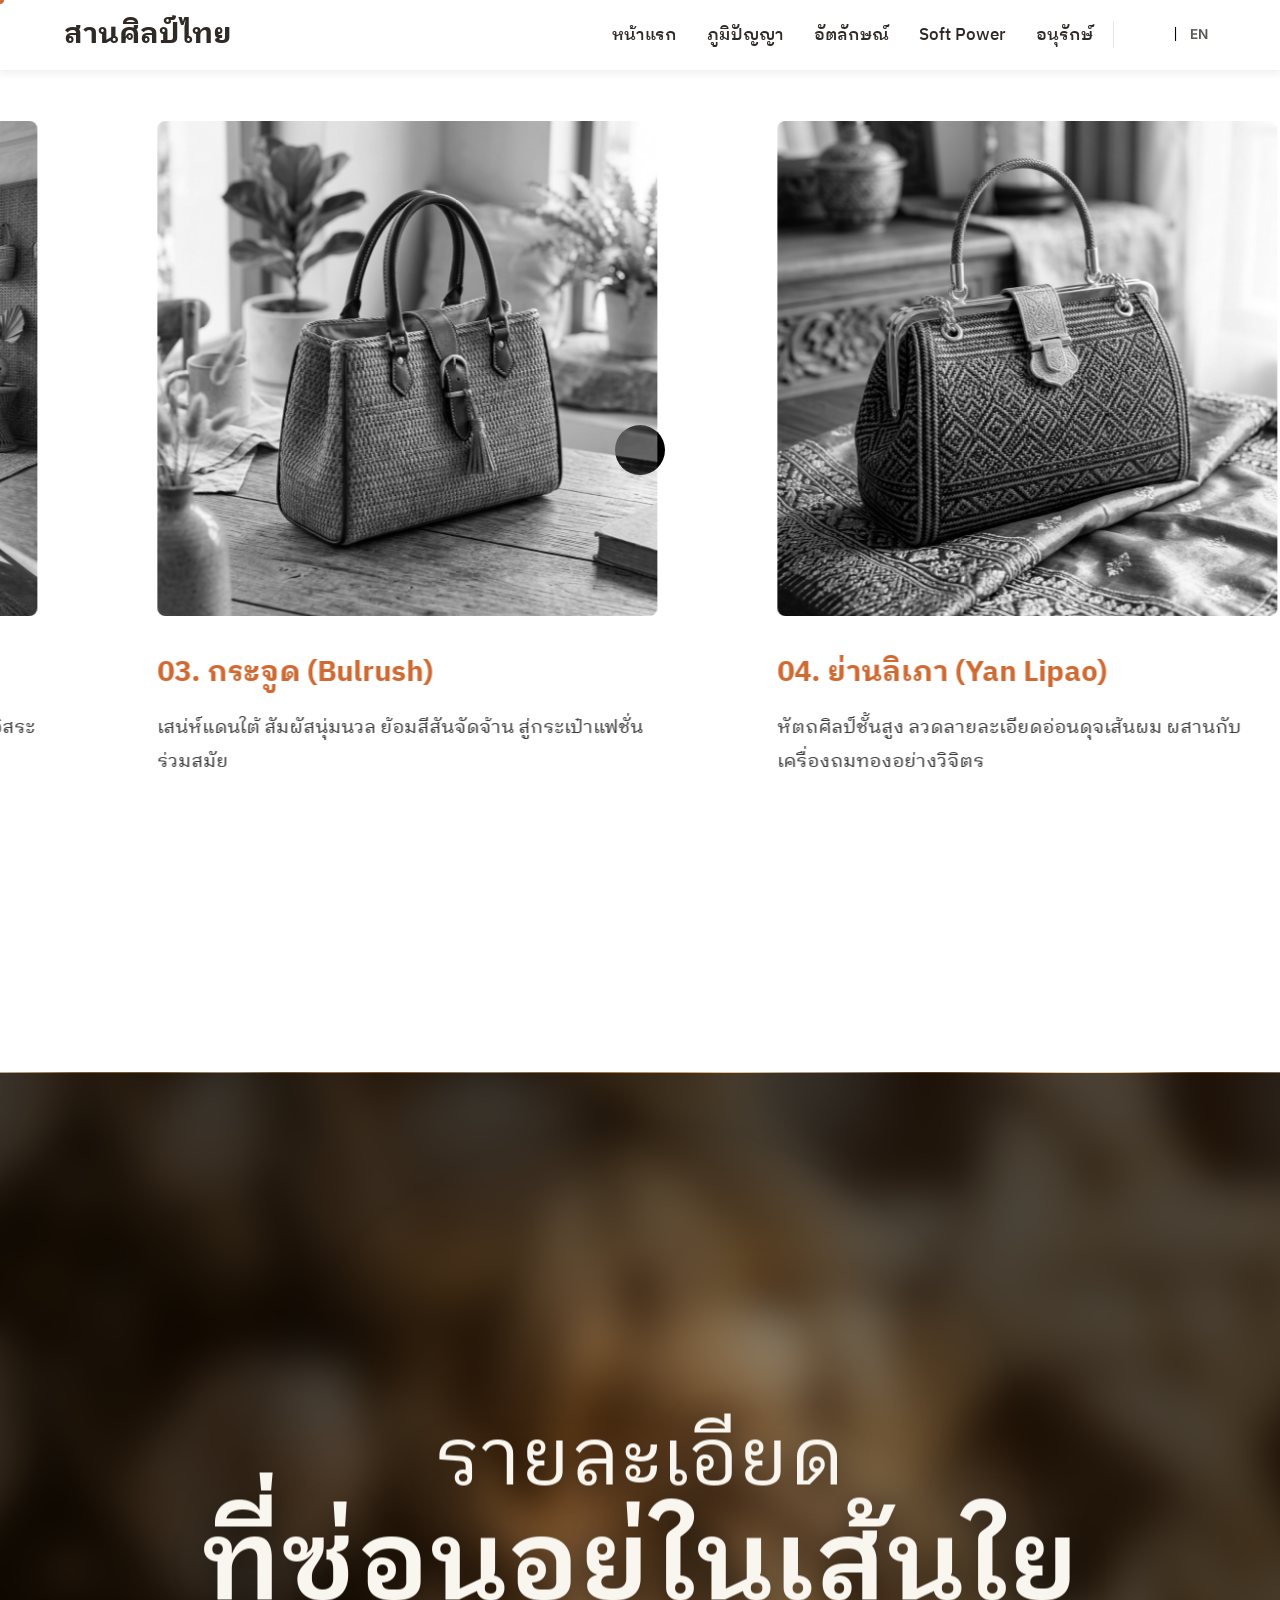
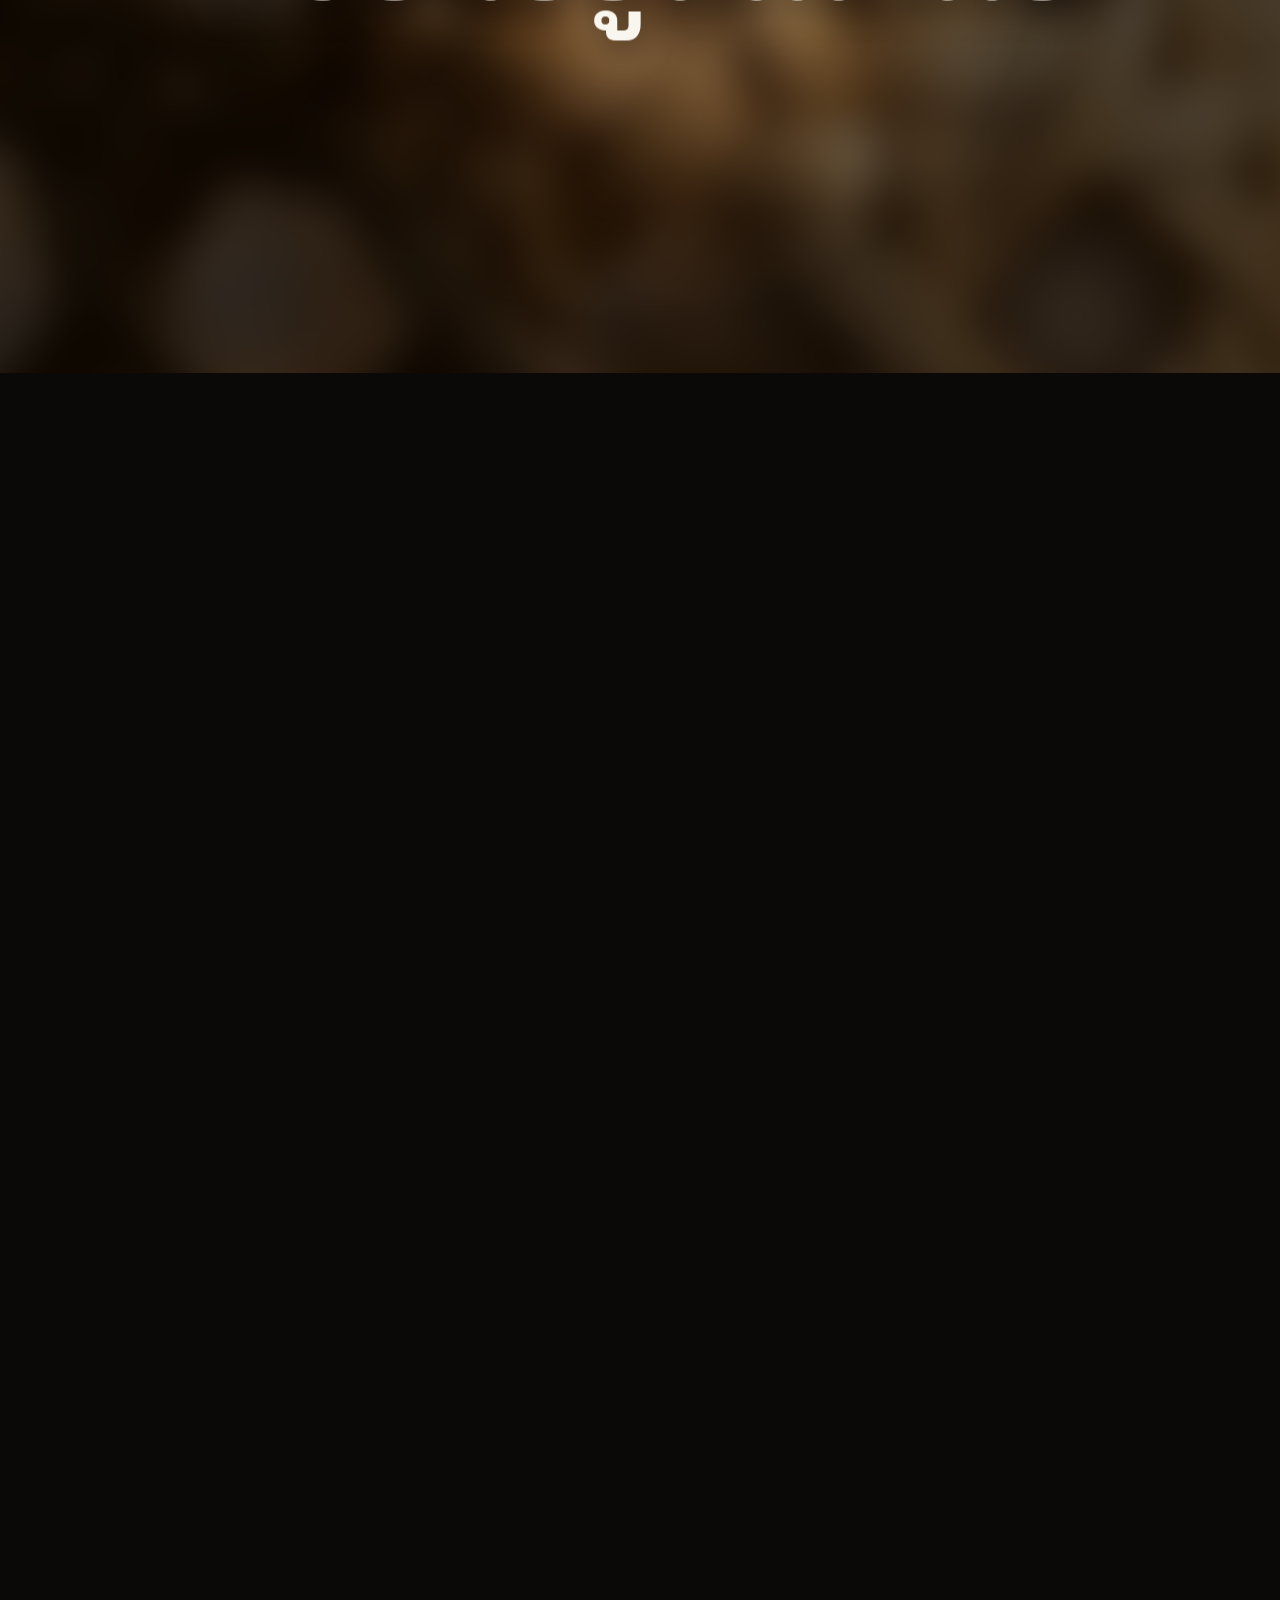
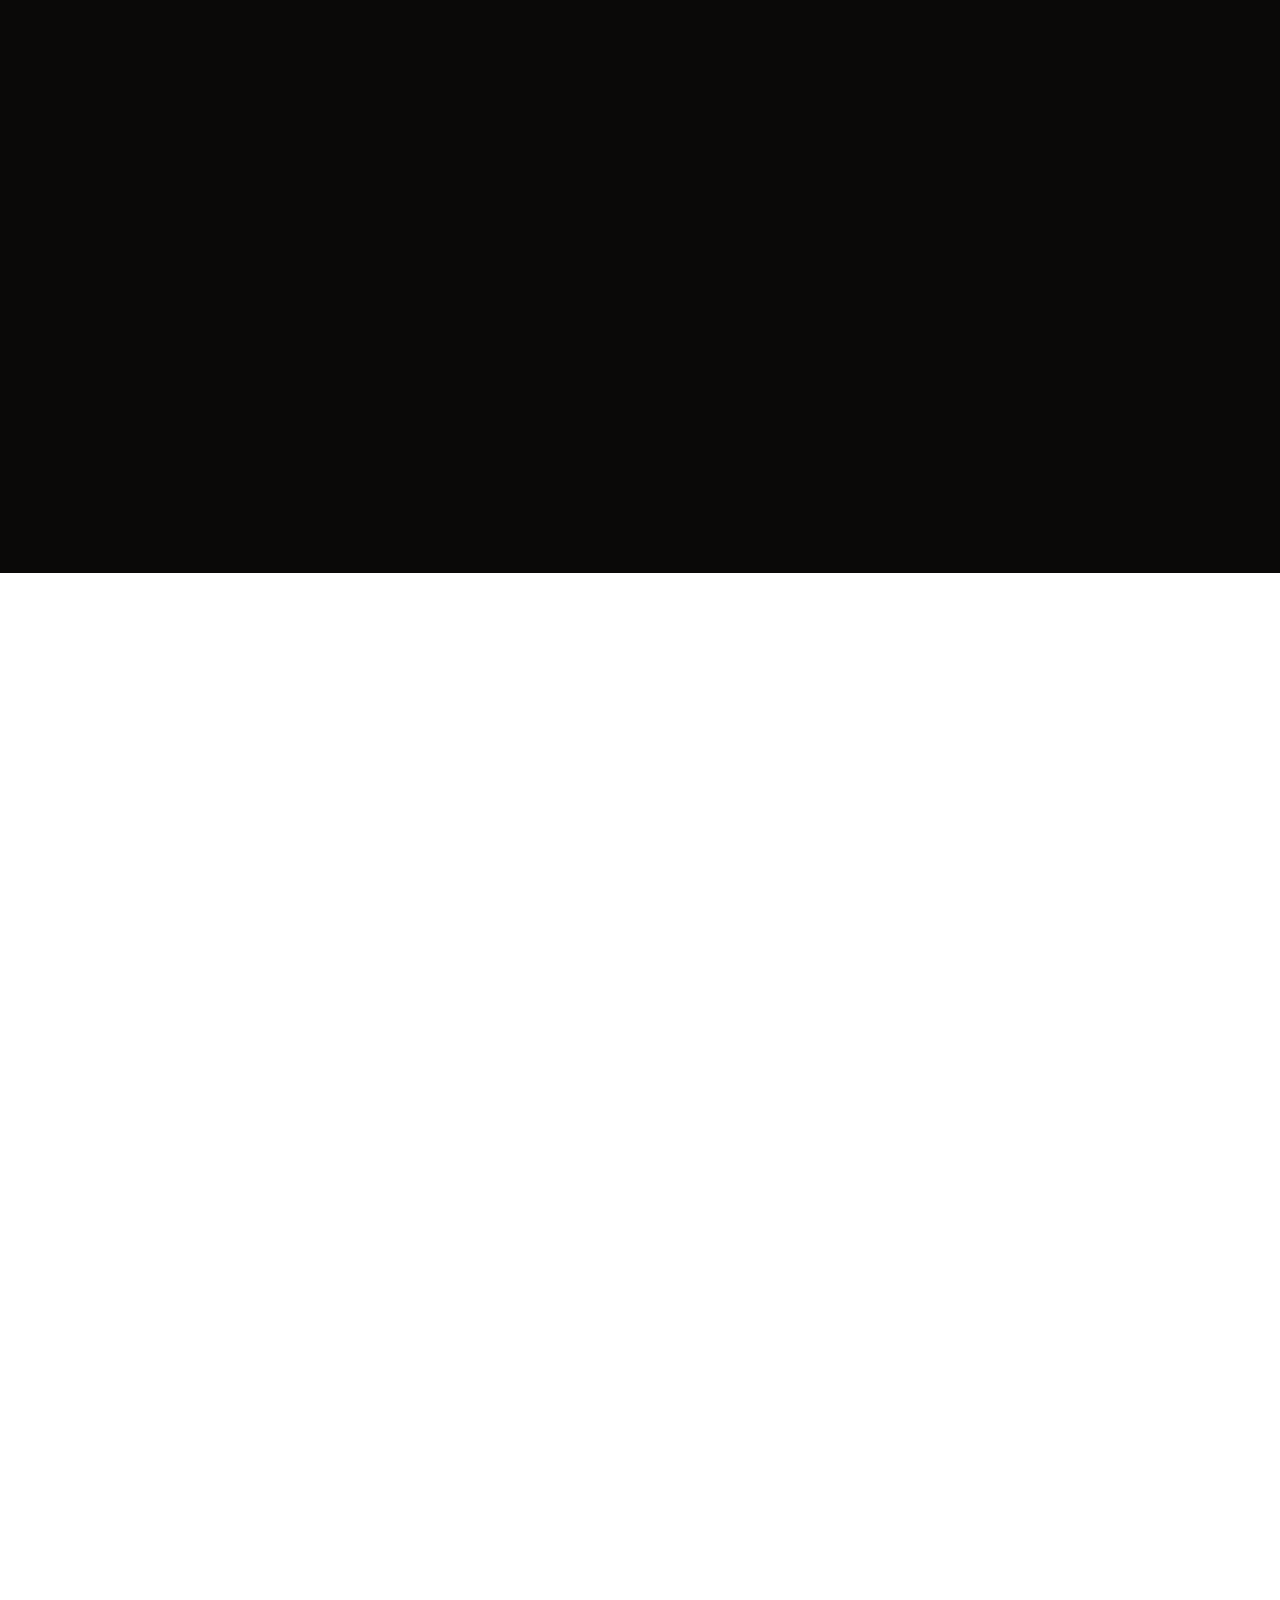
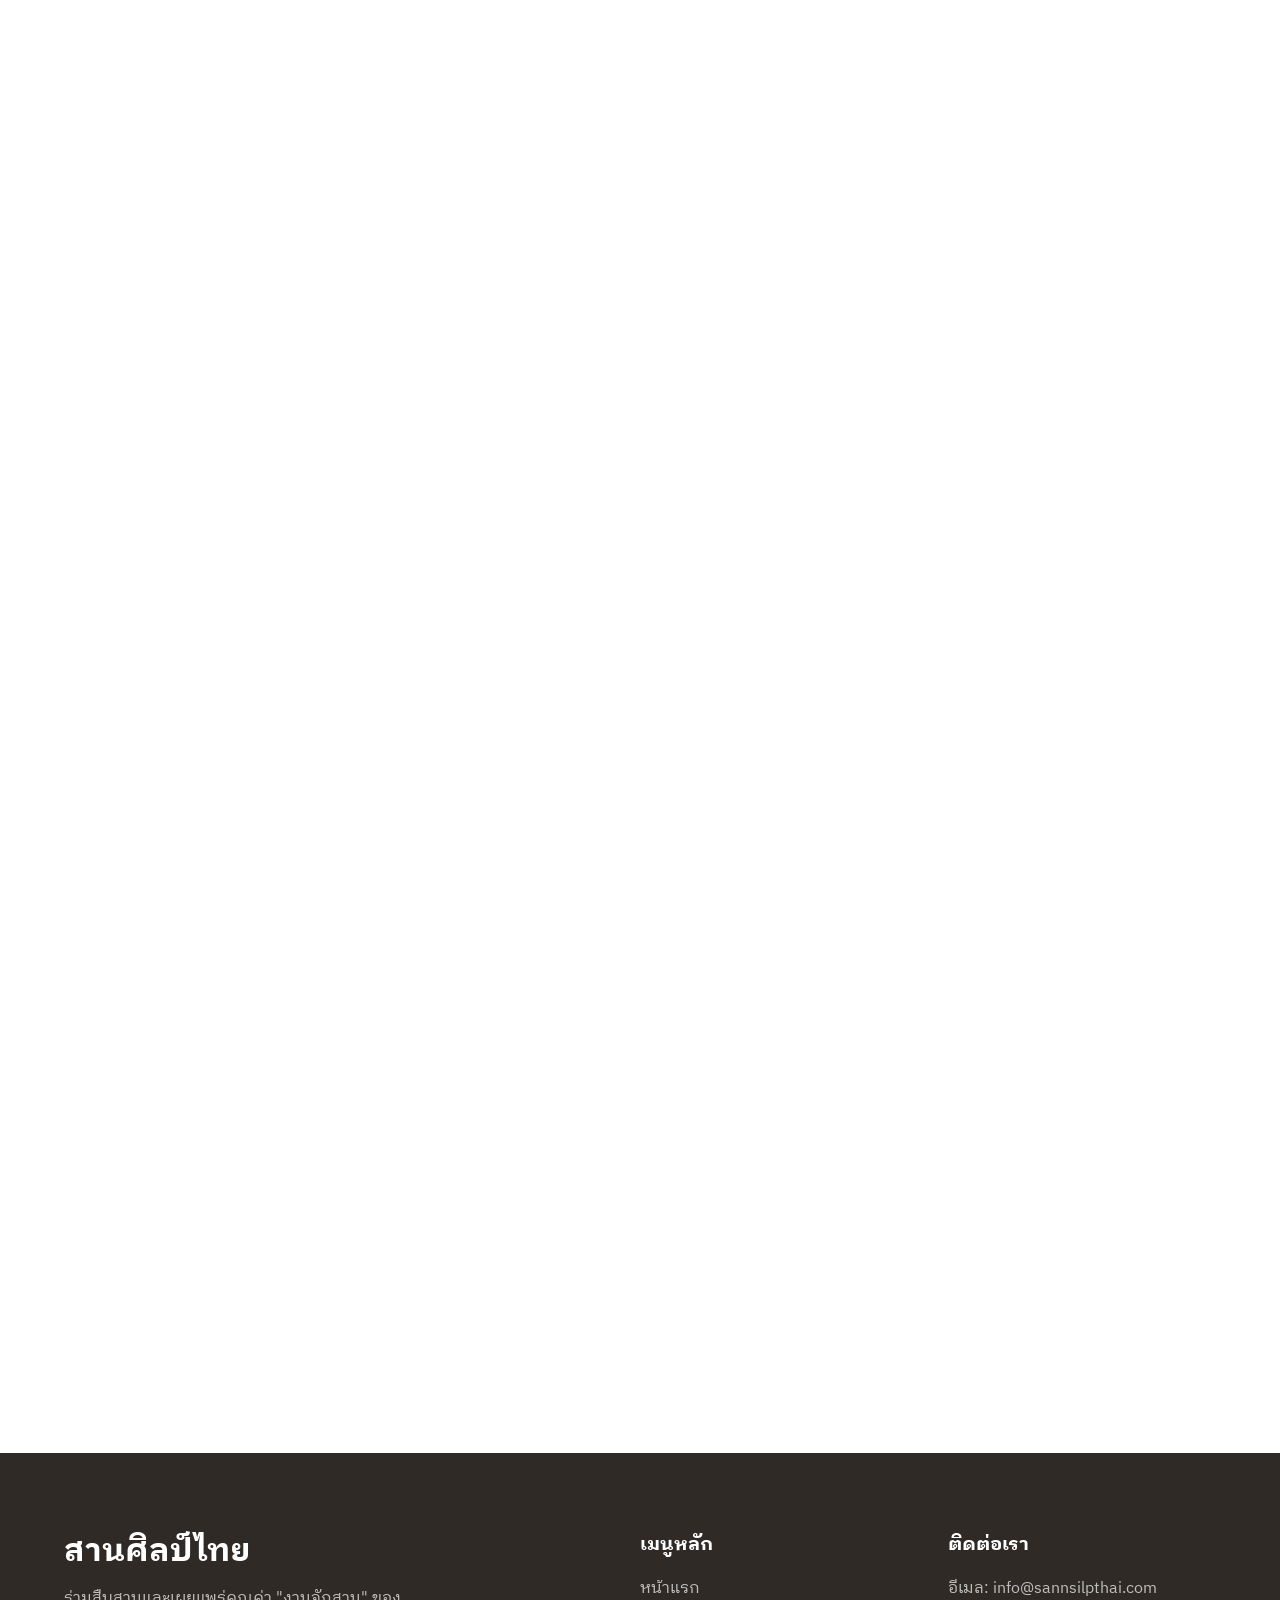
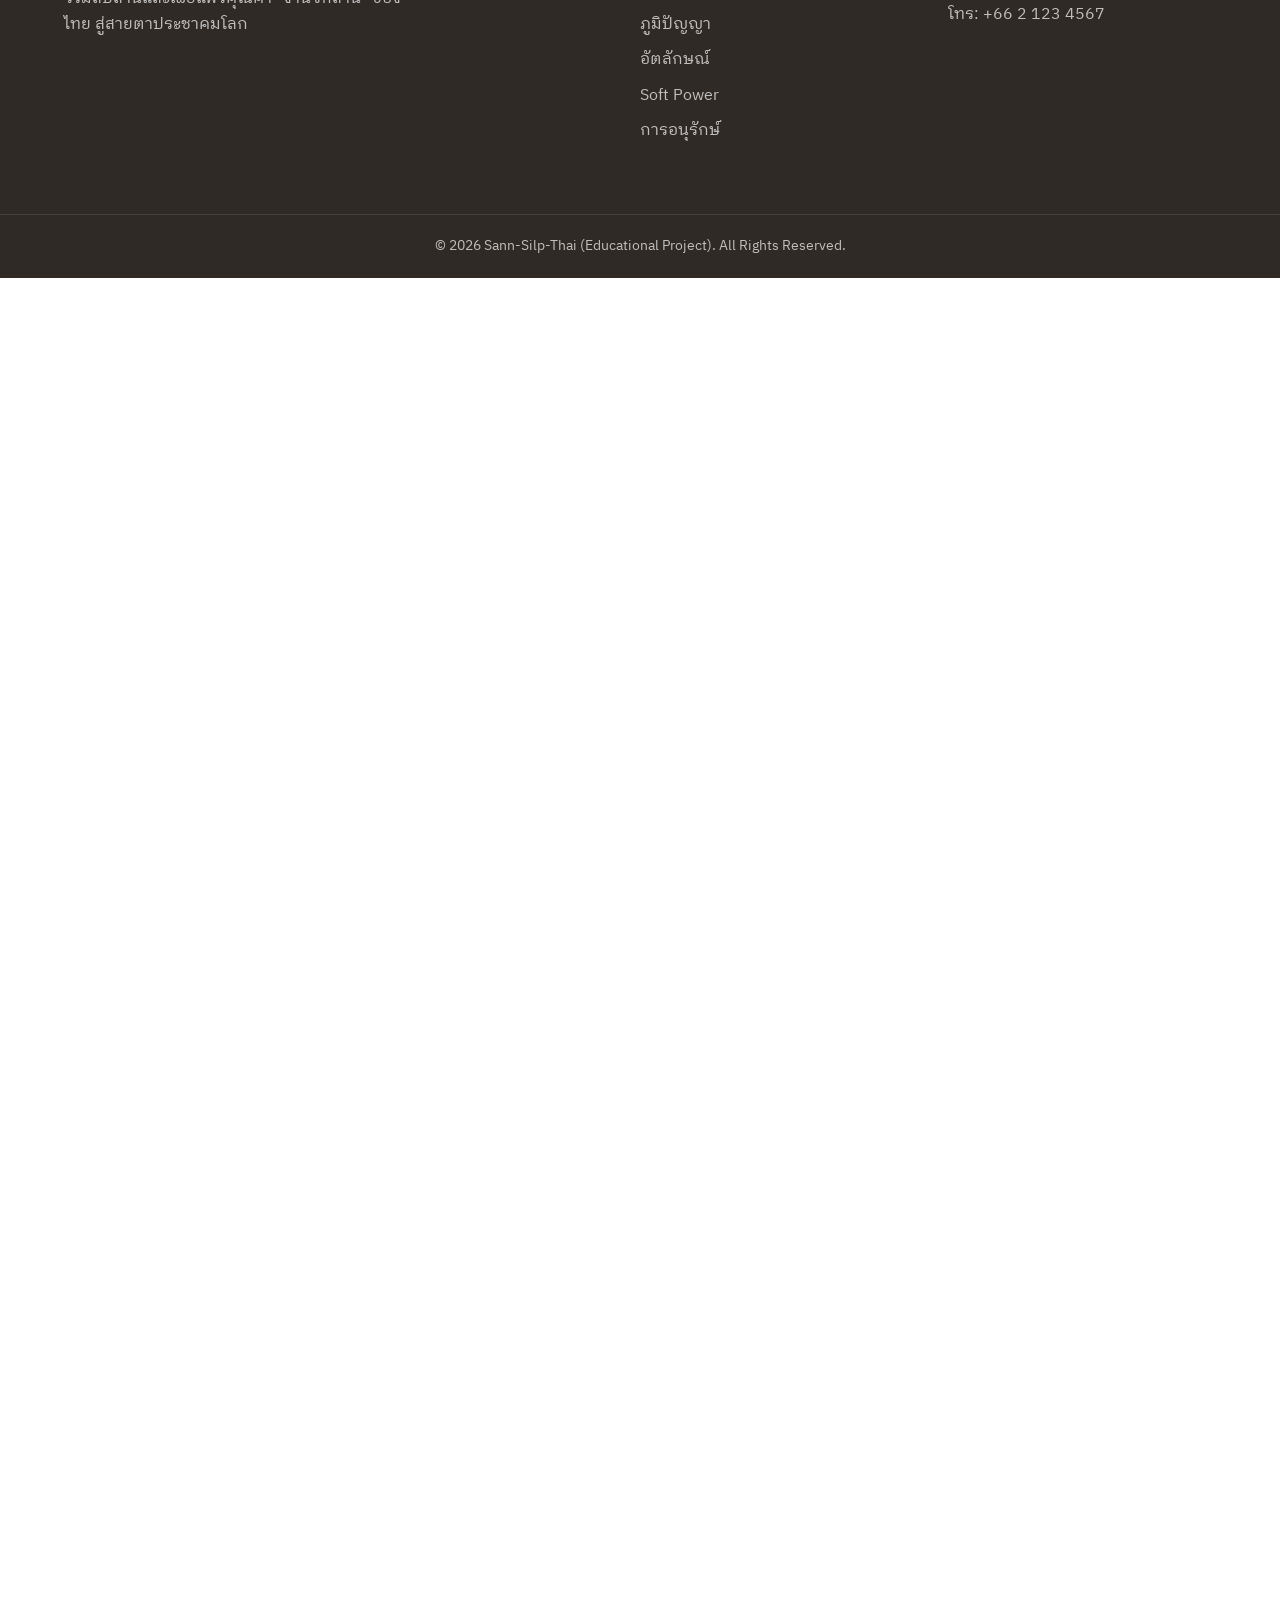
<file: index.html>
<!DOCTYPE html>
<html lang="th">

<head>
    <meta charset="UTF-8">
    <meta name="viewport" content="width=device-width, initial-scale=1.0">
    <meta name="description"
        content="สานศิลป์ไทย (Sann-Silp-Thai) - เผยแพร่ Soft Power ของไทย งานจักสาน ศิลปะชุมชนแห่งสยาม">
    <title>สานศิลป์ไทย (Sann-Silp-Thai) | หัตถกรรมงานจักสานระดับพรีเมียม</title>
    <!-- Google Fonts -->
    <link rel="preconnect" href="https://fonts.googleapis.com">
    <link rel="preconnect" href="https://fonts.gstatic.com" crossorigin>
    <link
        href="https://fonts.googleapis.com/css2?family=IBM+Plex+Sans+Thai+Looped:wght@300;400;500;600;700&family=Inter:wght@300;400;500;600;700&display=swap"
        rel="stylesheet">
    <!-- Custom CSS -->
    <link rel="stylesheet" href="css/styles.css">
    <link rel="stylesheet" href="css/home.css">
</head>

<body class="loading premium-theme">

    <!-- Custom Premium Cursor -->
    <div class="cursor-dot-premium"></div>
    <div class="cursor-follower-premium"></div>

    <!-- Preloader Plugin (Pla Tapian) -->
    <div id="preloader">
        <div class="pla-tapian-loader">
            <svg viewBox="0 0 100 100" width="100" height="100">
                <polygon points="50,20 80,50 50,80 20,50" fill="var(--clr-primary)" stroke="var(--clr-bg-light)"
                    stroke-width="2" stroke-linejoin="round" />
                <line x1="35" y1="35" x2="65" y2="65" stroke="var(--clr-bg-light)" stroke-width="1.5" />
                <line x1="35" y1="65" x2="65" y2="35" stroke="var(--clr-bg-light)" stroke-width="1.5" />
                <line x1="50" y1="20" x2="50" y2="80" stroke="var(--clr-bg-light)" stroke-width="1.5" />
                <line x1="20" y1="50" x2="80" y2="50" stroke="var(--clr-bg-light)" stroke-width="1.5" />
                <polygon points="20,50 0,30 0,70" fill="var(--clr-primary-dark)" stroke="var(--clr-bg-light)"
                    stroke-width="2" stroke-linejoin="round" />
                <polygon points="35,35 20,10 50,20" fill="var(--clr-primary-dark)" stroke="var(--clr-bg-light)"
                    stroke-width="2" stroke-linejoin="round" />
                <polygon points="35,65 20,90 50,80" fill="var(--clr-primary-dark)" stroke="var(--clr-bg-light)"
                    stroke-width="2" stroke-linejoin="round" />
                <circle cx="70" cy="50" r="3" fill="var(--clr-bg-light)" />
            </svg>
        </div>
        <div class="loader-text">กำลังโหลดสุนทรียภาพ...</div>
    </div>

    <!-- Intro Weave Overlay -->
    <div id="intro-weave-overlay">
        <h2 class="intro-welcome-title">ยินดีต้อนรับเข้าสู่<br><span>สานศิลป์ไทย</span></h2>
        <div class="scroll-instruction">
            <span class="instruction-text">เลื่อนเมาส์เพื่อสานเรื่องราว</span>
            <div class="mouse-icon">
                <div class="wheel"></div>
            </div>
        </div>
        <div class="weave-container">
            <!-- Strips are generated dynamically via JS for high density -->
        </div>
    </div>

    <!-- Header / Nav -->
    <header id="main-header" class="header-premium">
        <div class="nav-container">
            <a href="#" class="logo magnetic-hover" data-strength="30">สานศิลป์ไทย</a>
            <nav>
                <ul class="nav-links">
                    <li><a href="index.html" class="magnetic-hover" data-strength="20">หน้าแรก</a></li>
                    <li><a href="history.html" class="magnetic-hover" data-strength="20">ภูมิปัญญา</a></li>
                    <li><a href="regions.html" class="magnetic-hover" data-strength="20">อัตลักษณ์</a></li>
                    <li><a href="soft-power.html" class="magnetic-hover" data-strength="20">Soft Power</a></li>
                    <li><a href="save-craft.html" class="magnetic-hover" data-strength="20">อนุรักษ์</a></li>
                </ul>
                <div class="lang-switch magnetic-hover" data-strength="15">
                    <a href="index.html" class="active" title="ภาษาไทย">TH</a>
                    <span class="separator">|</span>
                    <a href="index-en.html" title="English">EN</a>
                </div>
                <div class="hamburger">
                    <span class="bar"></span>
                    <span class="bar"></span>
                    <span class="bar"></span>
                </div>
            </nav>
        </div>
    </header>

    <!-- Smooth Scroll Container Wrapper -->
    <div id="smooth-scroll-wrapper">

        <!-- Premium Hero Section -->
        <section id="hero-premium">
            <div class="hero-image-wrapper scroll-scale-down" data-speed="-0.4">
                <img src="assets/images/hero_wicker.png" alt="หัตถกรรมไทย" class="hero-bg-img parallax-inner">
                <div class="hero-overlay-light"></div>
            </div>

            <div class="hero-content-premium">
                <div class="hero-title-wrapper">
                    <h1 class="hero-title-main">
                        <span class="text-line"><span class="text-inner reveal-up">งานศิลป์ที่ถักทอ</span></span>
                        <span class="text-line"><span class="text-inner reveal-up delay-1">ด้วยจิตวิญญาณ</span></span>
                        <span class="text-line primary-accent"><span
                                class="text-inner reveal-up delay-2">แห่งแผ่นดินสยาม</span></span>
                    </h1>
                </div>
                <div class="hero-subtitle-wrapper">
                    <p class="hero-subtitle-text reveal-fade delay-3">สัมผัสความงามของ "งานจักสาน"
                        มรดกทางวัฒนธรรมที่สืบทอดจากรุ่นสู่รุ่น ยกระดับสู่ Soft Power ระดับโลก</p>
                    <div class="reveal-fade delay-4">
                        <a href="soft-power.html" class="btn-premium magnetic-hover" data-strength="50">
                            <span class="btn-text">สัมผัสสุนทรียภาพ</span>
                            <div class="btn-fill"></div>
                        </a>
                    </div>
                </div>
            </div>

            <div class="scroll-indicator-premium reveal-fade delay-5">
                <div class="line-down"></div>
                <span>เลื่อนเพื่อสำรวจ</span>
            </div>
        </section>

        <!-- Big Scrolling Marquee Text -->
        <div class="scroll-marquee-container">
            <div class="scroll-marquee-track" data-direction="left" data-speed="1.5">
                <h2>CRAFT &bull; ART &bull; CULTURE &bull; WISDOM &bull; HERITAGE &bull; SOFT POWER &bull;</h2>
            </div>
        </div>

        <!-- Premium About Section (Mask Reveal & Image Parallax) -->
        <section id="about-premium" class="section-padding">
            <div class="container layout-split">
                <div class="split-left">
                    <h2 class="section-heading">
                        <span class="text-line"><span class="text-inner scroll-reveal-up">ปรัชญาแห่ง</span></span>
                        <span class="text-line"><span class="text-inner scroll-reveal-up">เส้นใยธรรมชาติ</span></span>
                    </h2>
                    <div class="text-content mt-loose">
                        <p class="scroll-reveal-fade">หัตถกรรมจักสานไม่ใช่เพียงเครื่องมือเครื่องใช้ แต่คือการหลอมรวม
                            <strong>วิถีชีวิต</strong> และ <strong>ศิลปะ</strong> เข้าด้วยกัน ทุกเส้นหวายที่สอดประสาน
                            ทุกริ้วไม้ไผ่ที่ขัดสาน ล้วนซ่อนเรื่องราวของช่างฝีมือผู้ทุ่มเท
                        </p>
                        <p class="scroll-reveal-fade mt-tight delay-1">เรายกระดับภูมิปัญญาท้องถิ่นให้ก้าวข้ามขีดจำกัด
                            สู่ความเป็นสากลที่ยังคงกลิ่นอายของความเป็นไทยอย่างเต็มเปี่ยม</p>
                    </div>

                    <div class="scroll-reveal-fade delay-2 mt-loose">
                        <a href="history.html" class="btn-outline magnetic-hover" data-strength="30">
                            <span class="btn-text">อ่านประวัติศาสตร์</span>
                        </a>
                    </div>
                </div>
                <div class="split-right">
                    <div class="mask-image-container scroll-mask-reveal cursor-view">
                        <img src="assets/images/rattan_wicker.png" alt="งานหวาย" class="parallax-img" data-speed="0.2">
                    </div>
                    <div class="mask-image-container small-mask scroll-mask-reveal delay-2 cursor-view">
                        <img src="assets/images/bamboo_wicker.png" alt="งานไม้ไผ่" class="parallax-img"
                            data-speed="0.3">
                    </div>
                </div>
            </div>
        </section>

        <!-- Horizontal Scroll Section (Gallery/Categories) -->
        <section id="horizontal-scroll-section">
            <div class="horizontal-sticky-wrapper">
                <div class="horizontal-track">

                    <div class="horizontal-item title-item">
                        <h2 class="huge-text">วัสดุ <br>& <span>ศิลปะ</span></h2>
                        <p>ความหลากหลายของทรัพยากรธรรมชาติ สู่ผลงานที่แตกต่างกันอย่างสิ้นเชิง
                            เลื่อนเพื่อเดินทางผ่านสายใยเหล่านี้</p>
                    </div>

                    <div class="horizontal-item card-item">
                        <div class="premium-card">
                            <div class="card-image-box hover-distort cursor-view">
                                <img src="assets/images/bamboo_wicker.png" alt="ไม้ไผ่">
                            </div>
                            <div class="card-info">
                                <h3>01. ไม้ไผ่ (Bamboo)</h3>
                                <p>ความแข็งแกร่งที่มาพร้อมความยืดหยุ่น สร้างสรรค์ลวดลายเรขาคณิตที่ซับซ้อน</p>
                            </div>
                        </div>
                    </div>

                    <div class="horizontal-item card-item">
                        <div class="premium-card">
                            <div class="card-image-box hover-distort cursor-view">
                                <img src="assets/images/rattan_wicker.png" alt="หวาย">
                            </div>
                            <div class="card-info">
                                <h3>02. หวาย (Rattan)</h3>
                                <p>สัญลักษณ์แห่งความหรูหราและประณีต โค้งงอได้อย่างอิสระเพื่องานเฟอร์นิเจอร์ระดับสูง</p>
                            </div>
                        </div>
                    </div>

                    <div class="horizontal-item card-item">
                        <div class="premium-card">
                            <div class="card-image-box hover-distort cursor-view">
                                <img src="assets/images/kra_jood_wicker.png" alt="กระจูด">
                            </div>
                            <div class="card-info">
                                <h3>03. กระจูด (Bulrush)</h3>
                                <p>เสน่ห์แดนใต้ สัมผัสนุ่มนวล ย้อมสีสันจัดจ้าน สู่กระเป๋าแฟชั่นร่วมสมัย</p>
                            </div>
                        </div>
                    </div>

                    <div class="horizontal-item card-item">
                        <div class="premium-card">
                            <div class="card-image-box hover-distort cursor-view">
                                <img src="assets/images/south_yan_lipao.png" alt="ย่านลิเภา">
                            </div>
                            <div class="card-info">
                                <h3>04. ย่านลิเภา (Yan Lipao)</h3>
                                <p>หัตถศิลป์ชั้นสูง ลวดลายละเอียดอ่อนดุจเส้นผม ผสานกับเครื่องถมทองอย่างวิจิตร</p>
                            </div>
                        </div>
                    </div>

                </div>
            </div>
        </section>

        <!-- Focus & Reveal Parallax Section -->
        <section id="details-focus-section">
            <div class="focus-sticky-wrapper">
                <div class="focus-macro-bg" style="background-image: url('assets/images/macro_weave_bg.png');"></div>
                <div class="focus-overlay-dark" id="focus-flashlight"></div>
                <div class="focus-content">
                    <h2 class="focus-title">รายละเอียด<br><span>ที่ซ่อนอยู่ในเส้นใย</span></h2>
                    
                    <!-- Interactive Hotspots -->
                    <div class="focus-hotspots">
                        <div class="weave-hotspot" style="top: 25%; left: 35%;">
                            <div class="hotspot-dot"></div>
                            <div class="hotspot-tooltip">ผิวไผ่ธรรมชาติ: <br>ทนทานต่อความชื้นและสภาพอากาศ</div>
                        </div>
                        <div class="weave-hotspot" style="top: 55%; left: 60%;">
                            <div class="hotspot-dot"></div>
                            <div class="hotspot-tooltip">การย้อมสีธรรมช่าติ: <br>สีสันแห่งภูมิปัญญาไร้สารเคมี</div>
                        </div>
                        <div class="weave-hotspot" style="top: 75%; left: 40%;">
                            <div class="hotspot-dot"></div>
                            <div class="hotspot-tooltip">ลายขัดซ้อน: <br>โครงสร้างที่รับน้ำหนักได้ยอดเยี่ยม</div>
                        </div>
                    </div>

                    <div class="focus-cards-container">
                        <div class="glass-detail-card card-left" id="focus-card-1">
                            <div class="glass-img">
                                <img src="assets/images/gallery_new_1.png" alt="การเตรียมเส้นใย">
                            </div>
                            <div class="glass-text">
                                <h4>ความละเอียดระดับมิลลิเมตร</h4>
                                <p>การคัดเลือกและเหลาตอกให้มีขนาดเท่ากันทุกเส้นคือหัวใจสำคัญที่ต้องใช้ความประณีตขั้นสูง</p>
                            </div>
                        </div>
                        
                        <div class="glass-detail-card card-right" id="focus-card-2">
                            <div class="glass-img">
                                <img src="assets/images/gallery_new_2.png" alt="การสอดขัด">
                            </div>
                            <div class="glass-text">
                                <h4>ลวดลายผสานสุนทรียภาพ</h4>
                                <p>การสอดขัดที่ไม่ได้มีแค่ความทนทาน แต่คือศิลปะที่ส่งต่อผ่านกาลเวลา</p>
                            </div>
                        </div>
                    </div>
                </div>
            </div>
        </section>

        <!-- Masterpiece Product Section -->
        <section id="masterpiece" class="section-padding relative">
            <div class="container">
                <div class="text-center mb-loose">
                    <h2 class="section-heading">
                        <span class="text-line"><span class="text-inner scroll-reveal-up">ผลงานชิ้นเอก</span></span>
                    </h2>
                    <p class="scroll-reveal-fade subtitle-premium">ความสมบูรณ์แบบในทุกรายละเอียด</p>
                </div>

                <div class="masterpiece-grid">

                    <div class="master-item scroll-reveal-fade magnetic-container">
                        <div class="master-img-wrapper cursor-view magnetic-inner" data-strength="15">
                            <img src="assets/images/product_kratib.png" alt="กระติบ">
                        </div>
                        <div class="master-details">
                            <h3>กระติบข้าว</h3>
                            <span>ภาคอีสาน</span>
                        </div>
                    </div>

                    <div class="master-item scroll-reveal-fade delay-1 magnetic-container">
                        <div class="master-img-wrapper cursor-view magnetic-inner" data-strength="15">
                            <img src="assets/images/product_ngob.png" alt="งอบ">
                        </div>
                        <div class="master-details">
                            <h3>งอบ</h3>
                            <span>ภาคกลาง</span>
                        </div>
                    </div>

                    <div class="master-item scroll-reveal-fade delay-2 magnetic-container">
                        <div class="master-img-wrapper cursor-view magnetic-inner" data-strength="15">
                            <img src="assets/images/product_lipao.png" alt="กระเป๋าย่านลิเภา">
                        </div>
                        <div class="master-details">
                            <h3>กระเป๋าย่านลิเภา</h3>
                            <span>ภาคใต้</span>
                        </div>
                    </div>

                    <div class="master-item scroll-reveal-fade delay-3 magnetic-container">
                        <div class="master-img-wrapper cursor-view magnetic-inner" data-strength="15">
                            <img src="assets/images/product_kong_khao.png" alt="ก่องข้าว">
                        </div>
                        <div class="master-details">
                            <h3>ก่องข้าว</h3>
                            <span>ภาคเหนือ</span>
                        </div>
                    </div>

                </div>
            </div>
        </section>

        <!-- Footer -->
        <footer id="contact" class="footer-premium">
            <div class="container footer-content">
                <div class="footer-brand">
                    <h2>สานศิลป์ไทย</h2>
                    <p>ร่วมสืบสานและเผยแพร่คุณค่า "งานจักสาน" ของไทย สู่สายตาประชาคมโลก</p>
                </div>
                <div class="footer-links">
                    <h3>เมนูหลัก</h3>
                    <ul>
                        <li><a href="index.html" class="magnetic-hover" data-strength="10">หน้าแรก</a></li>
                        <li><a href="history.html" class="magnetic-hover" data-strength="10">ภูมิปัญญา</a></li>
                        <li><a href="regions.html" class="magnetic-hover" data-strength="10">อัตลักษณ์</a></li>
                        <li><a href="soft-power.html" class="magnetic-hover" data-strength="10">Soft Power</a></li>
                        <li><a href="save-craft.html" class="magnetic-hover" data-strength="10">การอนุรักษ์</a></li>
                    </ul>
                </div>
                <div class="footer-contact">
                    <h3>ติดต่อเรา</h3>
                    <p>อีเมล: info@sannsilpthai.com</p>
                    <p>โทร: +66 2 123 4567</p>
                </div>
            </div>
            <div class="footer-bottom">
                <p>&copy; 2026 Sann-Silp-Thai (Educational Project). All Rights Reserved.</p>
            </div>
        </footer>

    </div> <!-- End smooth scroll wrapper -->

    <!-- Scripts -->
    <script src="js/script.js"></script>
    <script src="js/home.js"></script>
</body>

</html>
</file>
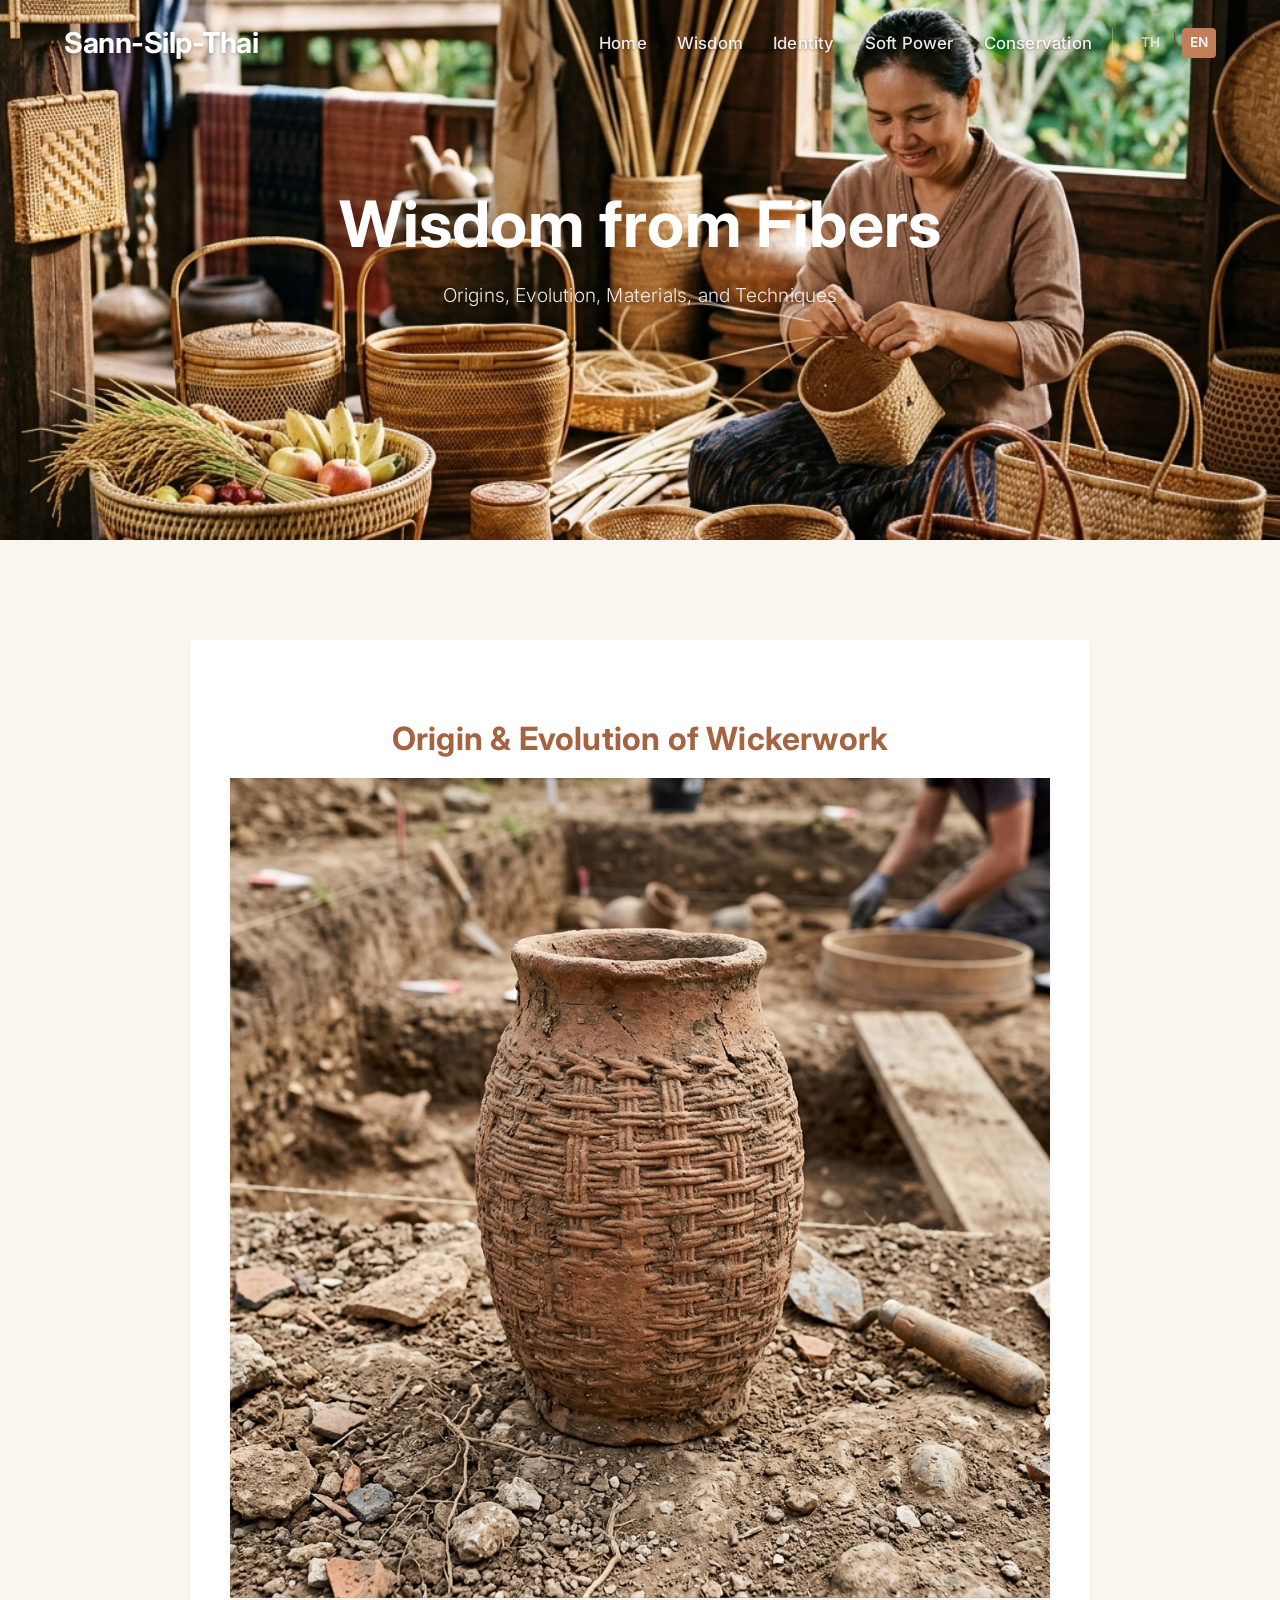
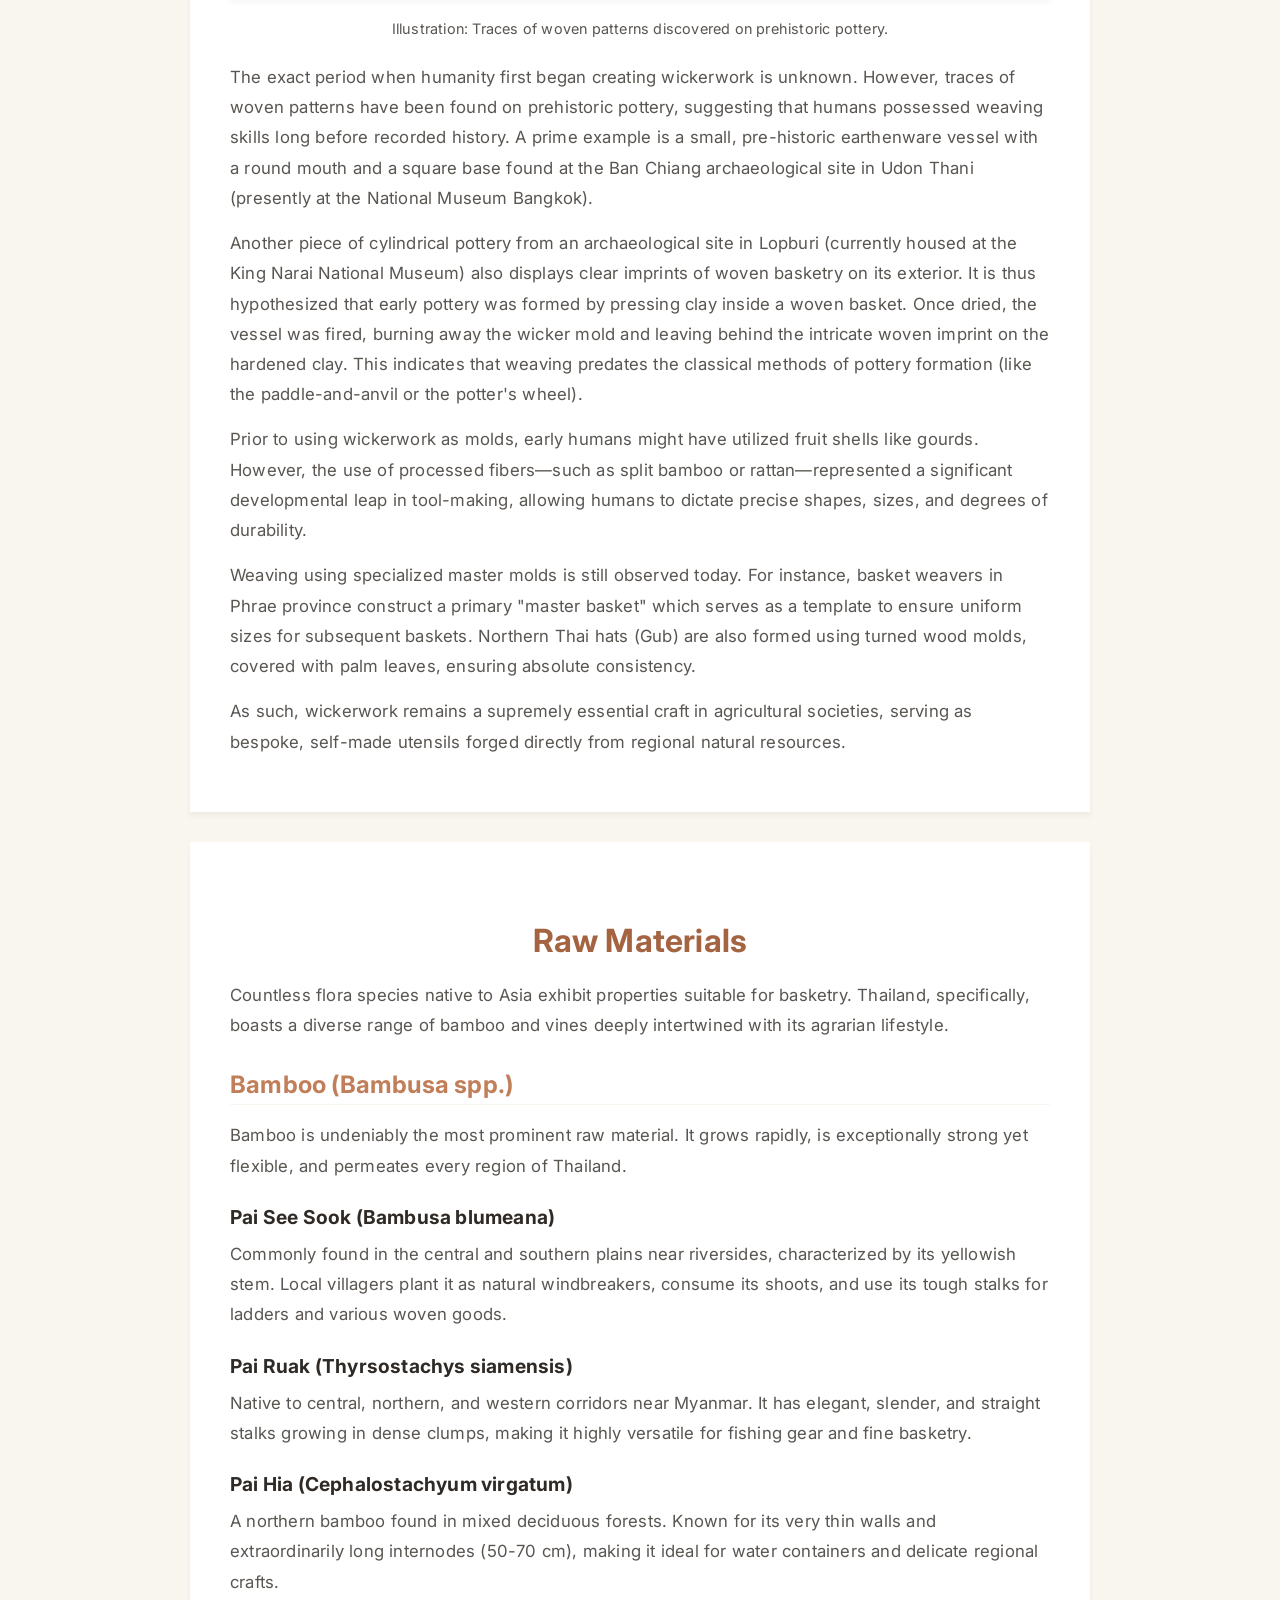
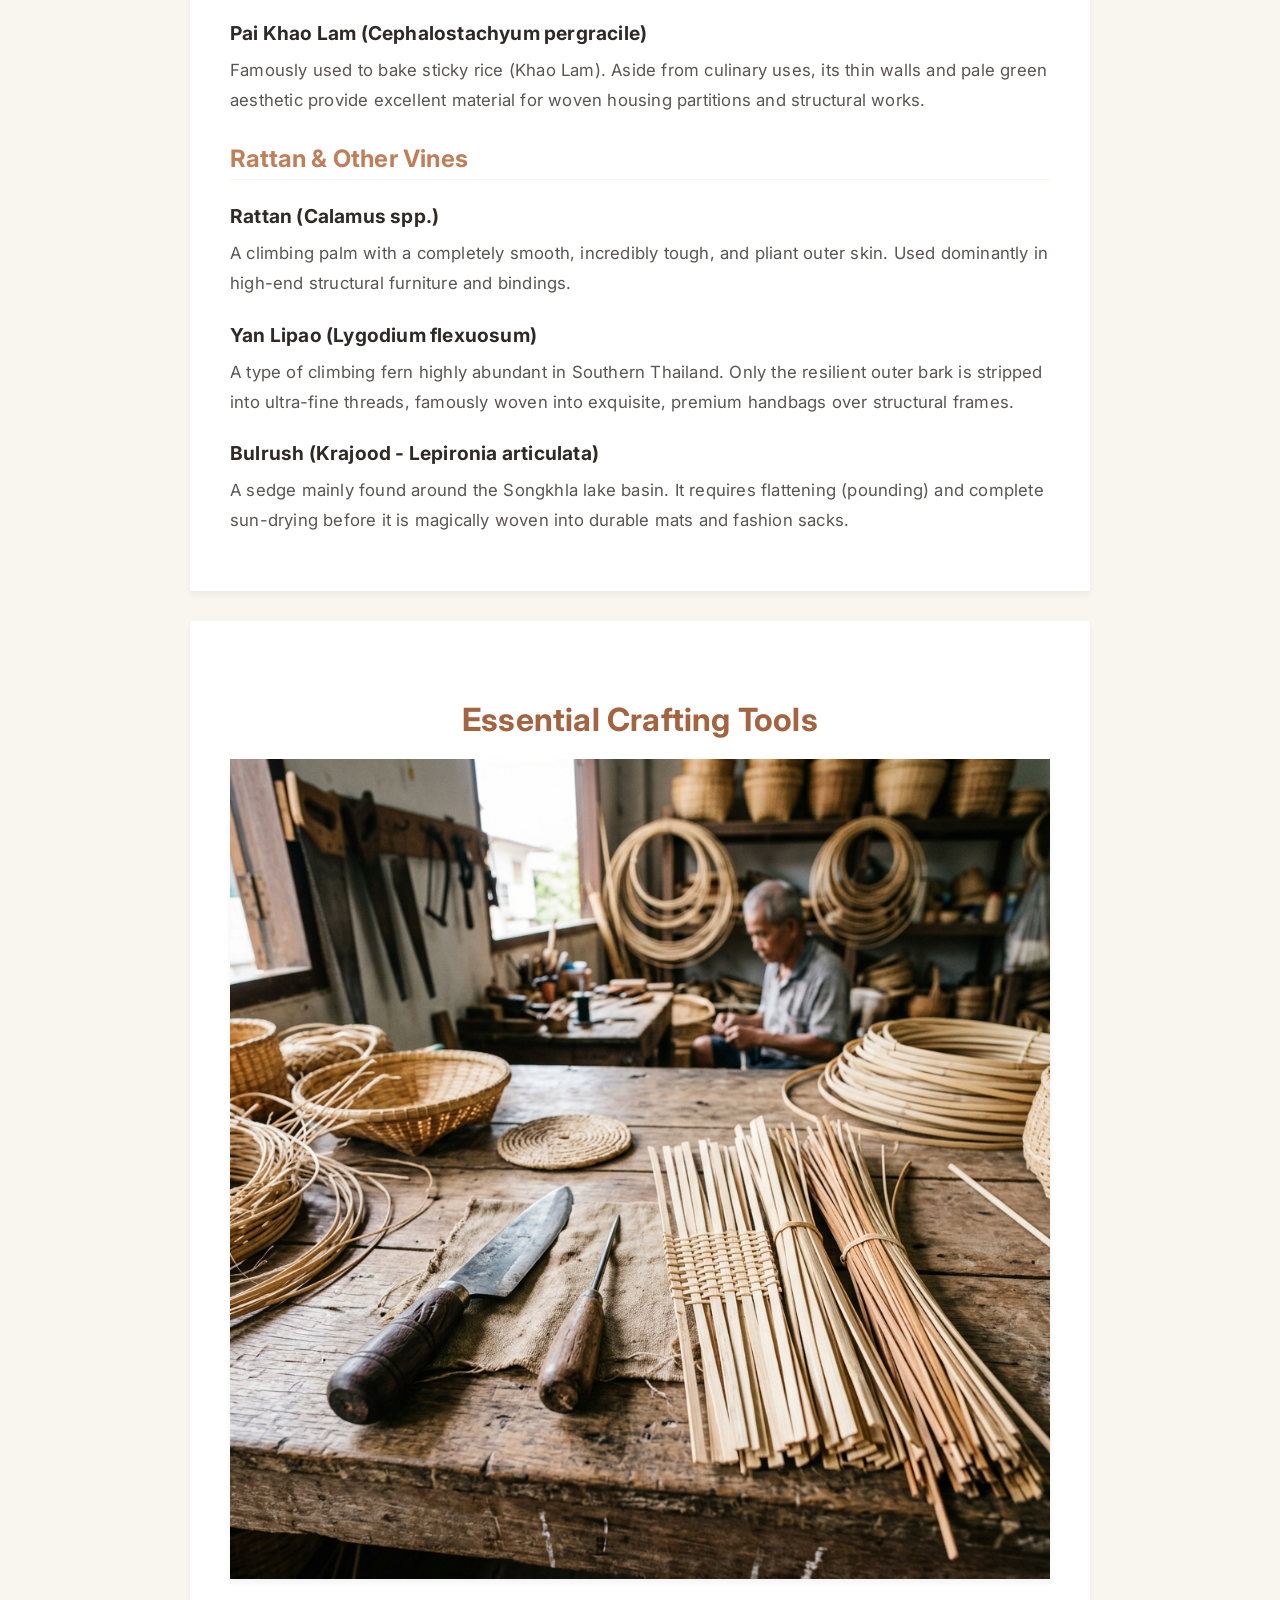
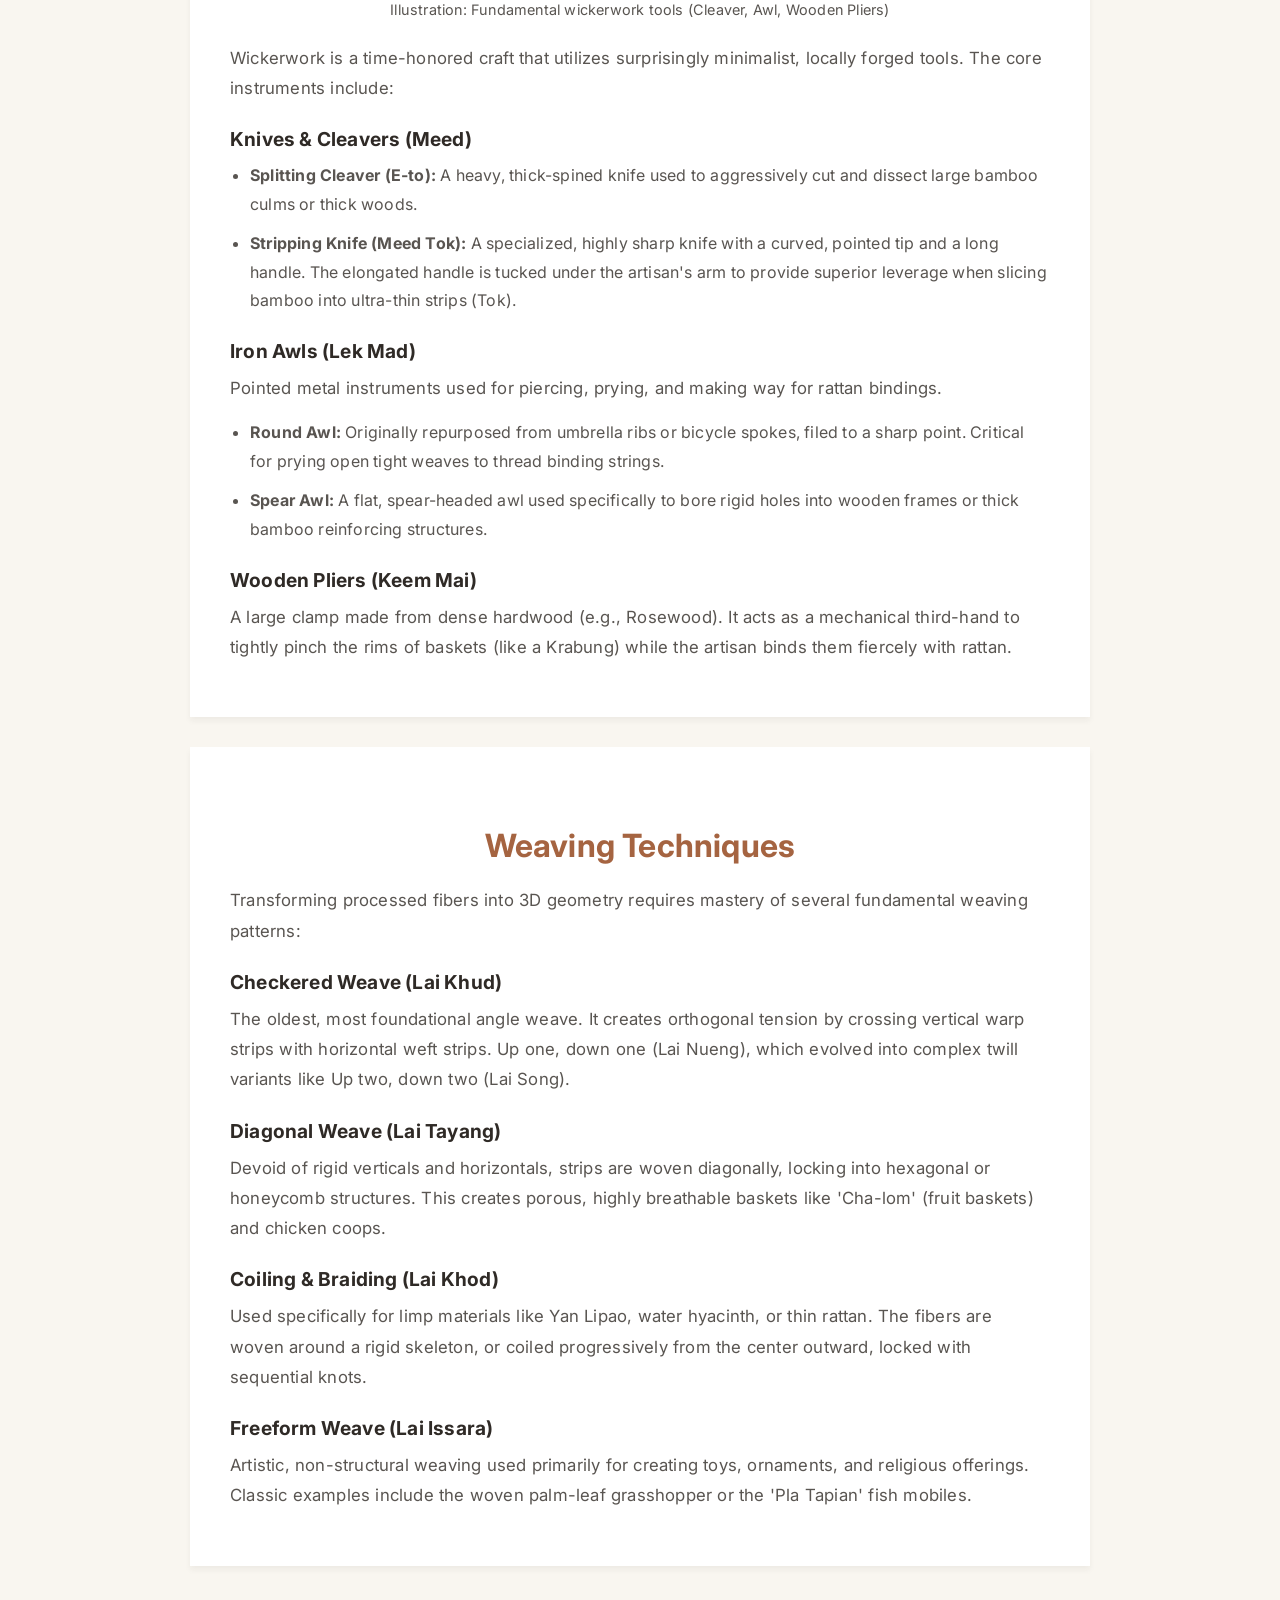
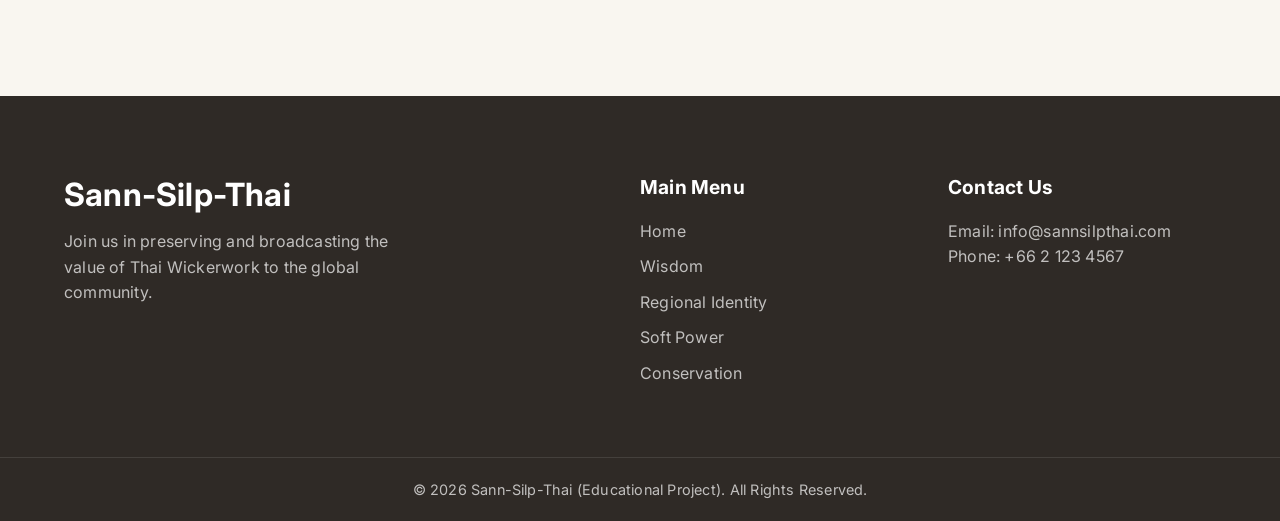
<file: history-en.html>
<!DOCTYPE html>
<html lang="en">
<head>
    <meta charset="UTF-8">
    <meta name="viewport" content="width=device-width, initial-scale=1.0">
    <title>Woven Wisdom & History | Sann-Silp-Thai</title>
    <!-- Google Fonts -->
    <link rel="preconnect" href="https://fonts.googleapis.com">
    <link rel="preconnect" href="https://fonts.gstatic.com" crossorigin>
    <link href="https://fonts.googleapis.com/css2?family=IBM+Plex+Sans+Thai+Looped:wght@300;400;500;600;700&family=Inter:wght@400;500;600;700&display=swap" rel="stylesheet">
    <!-- Custom CSS -->
    <link rel="stylesheet" href="css/styles.css">
    <style>
        .long-article { max-width: 900px; margin: 0 auto; text-align: left; }
        .long-article h2 { color: var(--clr-primary-dark); font-size: 2rem; margin-top: 40px; margin-bottom: 20px; }
        .long-article h3 { color: var(--clr-primary); font-size: 1.5rem; margin-top: 30px; margin-bottom: 15px; border-bottom: 1px solid var(--clr-bg-light); padding-bottom: 5px; }
        .long-article h4 { color: var(--clr-text-heading); font-size: 1.2rem; margin-top: 25px; margin-bottom: 10px; }
        .long-article p { font-size: 1.05rem; line-height: 1.8; margin-bottom: 15px; }
        .long-article ul { margin-left: 20px; margin-bottom: 20px; }
        .long-article li { margin-bottom: 10px; line-height: 1.8; }
        .article-block { background: var(--clr-white); padding: 40px; border-radius: var(--radius-md); box-shadow: var(--shadow-sm); margin-bottom: 30px; }
    </style>
</head>
<body class="loading">
    <!-- Preloader Plugin -->
    <div id="preloader">
        <div class="pla-tapian-loader">
            <svg viewBox="0 0 100 100" width="100" height="100">
                <polygon points="50,20 80,50 50,80 20,50" fill="var(--clr-primary)" stroke="var(--clr-bg-light)" stroke-width="2" stroke-linejoin="round" />
                <line x1="35" y1="35" x2="65" y2="65" stroke="var(--clr-bg-light)" stroke-width="1.5" />
                <line x1="35" y1="65" x2="65" y2="35" stroke="var(--clr-bg-light)" stroke-width="1.5" />
                <line x1="50" y1="20" x2="50" y2="80" stroke="var(--clr-bg-light)" stroke-width="1.5" />
                <line x1="20" y1="50" x2="80" y2="50" stroke="var(--clr-bg-light)" stroke-width="1.5" />
                <polygon points="20,50 0,30 0,70" fill="var(--clr-primary-dark)" stroke="var(--clr-bg-light)" stroke-width="2" stroke-linejoin="round" />
                <polygon points="35,35 20,10 50,20" fill="var(--clr-primary-dark)" stroke="var(--clr-bg-light)" stroke-width="2" stroke-linejoin="round" />
                <polygon points="35,65 20,90 50,80" fill="var(--clr-primary-dark)" stroke="var(--clr-bg-light)" stroke-width="2" stroke-linejoin="round" />
                <circle cx="70" cy="50" r="3" fill="var(--clr-bg-light)" />
            </svg>
        </div>
        <div class="loader-text">Loading...</div>
    </div>
    <!-- Header / Nav -->
    <header id="main-header">
        <div class="nav-container">
            <a href="index-en.html" class="logo">Sann-Silp-Thai</a>
            <nav>
                <ul class="nav-links">
                    <li><a href="index-en.html">Home</a></li>
                    <li><a href="history-en.html" class="active">Wisdom</a></li>
                    <li><a href="regions-en.html">Identity</a></li>
                    <li><a href="soft-power-en.html">Soft Power</a></li>
                    <li><a href="save-craft-en.html">Conservation</a></li>
                </ul>
                <div class="lang-switch">
                    <a href="history.html" title="ภาษาไทย">TH</a>
                    <span class="separator">|</span>
                    <a href="history-en.html" class="active" title="English">EN</a>
                </div>
                <div class="hamburger">
                    <span class="bar"></span><span class="bar"></span><span class="bar"></span>
                </div>
            </nav>
        </div>
    </header>

    <!-- Page Hero Banner -->
    <section class="page-hero">
        <div class="hero-overlay"></div>
        <div class="container relative z-10 text-center reveal fade-in-up">
            <h1 class="hero-title text-white">Wisdom from Fibers</h1>
            <p class="hero-subtitle text-white">Origins, Evolution, Materials, and Techniques</p>
        </div>
    </section>

    <section class="section bg-light padding-y">
        <div class="container long-article reveal fade-in-up">
            
            <div class="article-block">
                <h2 class="text-center">Origin & Evolution of Wickerwork</h2>
                <div class="content-image" style="text-align: center; margin: 20px 0;">
                    <img src="assets/images/ancient_wicker_pottery.png" alt="Ancient Pottery with Wickerwork Traces" style="max-width: 100%; border-radius: var(--radius-md); box-shadow: var(--shadow-sm);">
                    <p style="font-size: 0.9rem; color: var(--clr-text-light); margin-top: 10px;">Illustration: Traces of woven patterns discovered on prehistoric pottery.</p>
                </div>
                
                <p>The exact period when humanity first began creating wickerwork is unknown. However, traces of woven patterns have been found on prehistoric pottery, suggesting that humans possessed weaving skills long before recorded history. A prime example is a small, pre-historic earthenware vessel with a round mouth and a square base found at the Ban Chiang archaeological site in Udon Thani (presently at the National Museum Bangkok).</p>
                <p>Another piece of cylindrical pottery from an archaeological site in Lopburi (currently housed at the King Narai National Museum) also displays clear imprints of woven basketry on its exterior. It is thus hypothesized that early pottery was formed by pressing clay inside a woven basket. Once dried, the vessel was fired, burning away the wicker mold and leaving behind the intricate woven imprint on the hardened clay. This indicates that weaving predates the classical methods of pottery formation (like the paddle-and-anvil or the potter's wheel).</p>
                <p>Prior to using wickerwork as molds, early humans might have utilized fruit shells like gourds. However, the use of processed fibers—such as split bamboo or rattan—represented a significant developmental leap in tool-making, allowing humans to dictate precise shapes, sizes, and degrees of durability.</p>
                <p>Weaving using specialized master molds is still observed today. For instance, basket weavers in Phrae province construct a primary "master basket" which serves as a template to ensure uniform sizes for subsequent baskets. Northern Thai hats (Gub) are also formed using turned wood molds, covered with palm leaves, ensuring absolute consistency.</p>
                <p>As such, wickerwork remains a supremely essential craft in agricultural societies, serving as bespoke, self-made utensils forged directly from regional natural resources.</p>
            </div>

            <div class="article-block">
                <h2 class="text-center">Raw Materials</h2>
                <p>Countless flora species native to Asia exhibit properties suitable for basketry. Thailand, specifically, boasts a diverse range of bamboo and vines deeply intertwined with its agrarian lifestyle.</p>
                
                <h3>Bamboo (Bambusa spp.)</h3>
                <p>Bamboo is undeniably the most prominent raw material. It grows rapidly, is exceptionally strong yet flexible, and permeates every region of Thailand.</p>
                <h4>Pai See Sook (Bambusa blumeana)</h4>
                <p>Commonly found in the central and southern plains near riversides, characterized by its yellowish stem. Local villagers plant it as natural windbreakers, consume its shoots, and use its tough stalks for ladders and various woven goods.</p>
                <h4>Pai Ruak (Thyrsostachys siamensis)</h4>
                <p>Native to central, northern, and western corridors near Myanmar. It has elegant, slender, and straight stalks growing in dense clumps, making it highly versatile for fishing gear and fine basketry.</p>
                <h4>Pai Hia (Cephalostachyum virgatum)</h4>
                <p>A northern bamboo found in mixed deciduous forests. Known for its very thin walls and extraordinarily long internodes (50-70 cm), making it ideal for water containers and delicate regional crafts.</p>
                <h4>Pai Khao Lam (Cephalostachyum pergracile)</h4>
                <p>Famously used to bake sticky rice (Khao Lam). Aside from culinary uses, its thin walls and pale green aesthetic provide excellent material for woven housing partitions and structural works.</p>
                
                <h3>Rattan & Other Vines</h3>
                <h4>Rattan (Calamus spp.)</h4>
                <p>A climbing palm with a completely smooth, incredibly tough, and pliant outer skin. Used dominantly in high-end structural furniture and bindings.</p>
                <h4>Yan Lipao (Lygodium flexuosum)</h4>
                <p>A type of climbing fern highly abundant in Southern Thailand. Only the resilient outer bark is stripped into ultra-fine threads, famously woven into exquisite, premium handbags over structural frames.</p>
                <h4>Bulrush (Krajood - Lepironia articulata)</h4>
                <p>A sedge mainly found around the Songkhla lake basin. It requires flattening (pounding) and complete sun-drying before it is magically woven into durable mats and fashion sacks.</p>
            </div>

            <div class="article-block">
                <h2 class="text-center">Essential Crafting Tools</h2>
                <div class="content-image" style="text-align: center; margin: 20px 0;">
                    <img src="assets/images/wicker_tools.png" alt="Wicker Crafting Tools" style="max-width: 100%; border-radius: var(--radius-md); box-shadow: var(--shadow-sm);">
                    <p style="font-size: 0.9rem; color: var(--clr-text-light); margin-top: 10px;">Illustration: Fundamental wickerwork tools (Cleaver, Awl, Wooden Pliers)</p>
                </div>
                <p>Wickerwork is a time-honored craft that utilizes surprisingly minimalist, locally forged tools. The core instruments include:</p>
                
                <h4>Knives & Cleavers (Meed)</h4>
                <ul>
                    <li><strong>Splitting Cleaver (E-to):</strong> A heavy, thick-spined knife used to aggressively cut and dissect large bamboo culms or thick woods.</li>
                    <li><strong>Stripping Knife (Meed Tok):</strong> A specialized, highly sharp knife with a curved, pointed tip and a long handle. The elongated handle is tucked under the artisan's arm to provide superior leverage when slicing bamboo into ultra-thin strips (Tok).</li>
                </ul>

                <h4>Iron Awls (Lek Mad)</h4>
                <p>Pointed metal instruments used for piercing, prying, and making way for rattan bindings.</p>
                <ul>
                    <li><strong>Round Awl:</strong> Originally repurposed from umbrella ribs or bicycle spokes, filed to a sharp point. Critical for prying open tight weaves to thread binding strings.</li>
                    <li><strong>Spear Awl:</strong> A flat, spear-headed awl used specifically to bore rigid holes into wooden frames or thick bamboo reinforcing structures.</li>
                </ul>

                <h4>Wooden Pliers (Keem Mai)</h4>
                <p>A large clamp made from dense hardwood (e.g., Rosewood). It acts as a mechanical third-hand to tightly pinch the rims of baskets (like a Krabung) while the artisan binds them fiercely with rattan.</p>
            </div>

            <div class="article-block">
                <h2 class="text-center">Weaving Techniques</h2>
                <p>Transforming processed fibers into 3D geometry requires mastery of several fundamental weaving patterns:</p>
                
                <h4>Checkered Weave (Lai Khud)</h4>
                <p>The oldest, most foundational angle weave. It creates orthogonal tension by crossing vertical warp strips with horizontal weft strips. Up one, down one (Lai Nueng), which evolved into complex twill variants like Up two, down two (Lai Song).</p>

                <h4>Diagonal Weave (Lai Tayang)</h4>
                <p>Devoid of rigid verticals and horizontals, strips are woven diagonally, locking into hexagonal or honeycomb structures. This creates porous, highly breathable baskets like 'Cha-lom' (fruit baskets) and chicken coops.</p>

                <h4>Coiling & Braiding (Lai Khod)</h4>
                <p>Used specifically for limp materials like Yan Lipao, water hyacinth, or thin rattan. The fibers are woven around a rigid skeleton, or coiled progressively from the center outward, locked with sequential knots.</p>

                <h4>Freeform Weave (Lai Issara)</h4>
                <p>Artistic, non-structural weaving used primarily for creating toys, ornaments, and religious offerings. Classic examples include the woven palm-leaf grasshopper or the 'Pla Tapian' fish mobiles.</p>
            </div>

        </div>
    </section>

    <!-- Footer -->
    <footer id="contact">
        <div class="container footer-content">
            <div class="footer-brand">
                <h2>Sann-Silp-Thai</h2>
                <p>Join us in preserving and broadcasting the value of Thai Wickerwork to the global community.</p>
            </div>
            <div class="footer-links">
                <h3>Main Menu</h3>
                <ul>
                    <li><a href="index-en.html">Home</a></li>
                    <li><a href="history-en.html">Wisdom</a></li>
                    <li><a href="regions-en.html">Regional Identity</a></li>
                    <li><a href="soft-power-en.html">Soft Power</a></li>
                    <li><a href="save-craft-en.html">Conservation</a></li>
                </ul>
            </div>
            <div class="footer-contact">
                <h3>Contact Us</h3>
                <p>Email: info@sannsilpthai.com</p>
                <p>Phone: +66 2 123 4567</p>
            </div>
        </div>
        <div class="footer-bottom">
            <p>&copy; 2026 Sann-Silp-Thai (Educational Project). All Rights Reserved.</p>
        </div>
    </footer>
    <script src="js/script.js"></script>
</body>
</html>
</file>
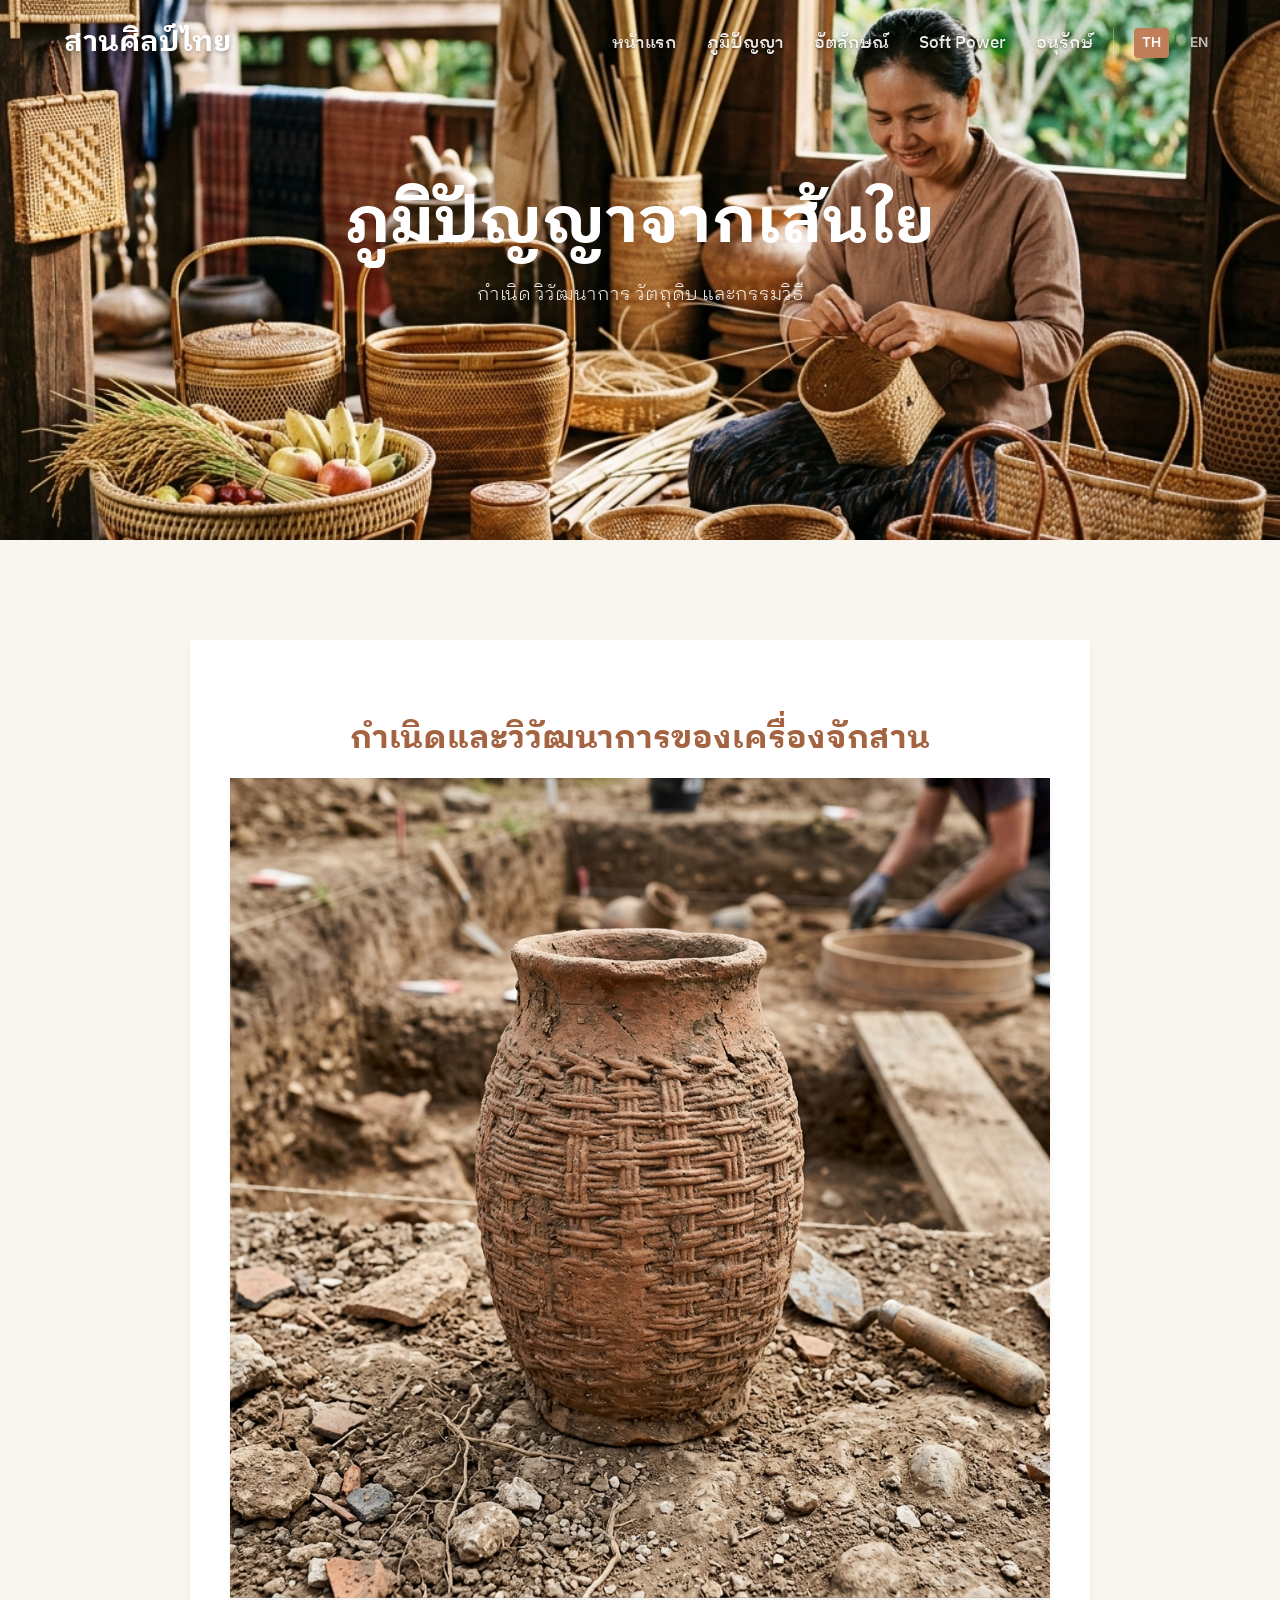
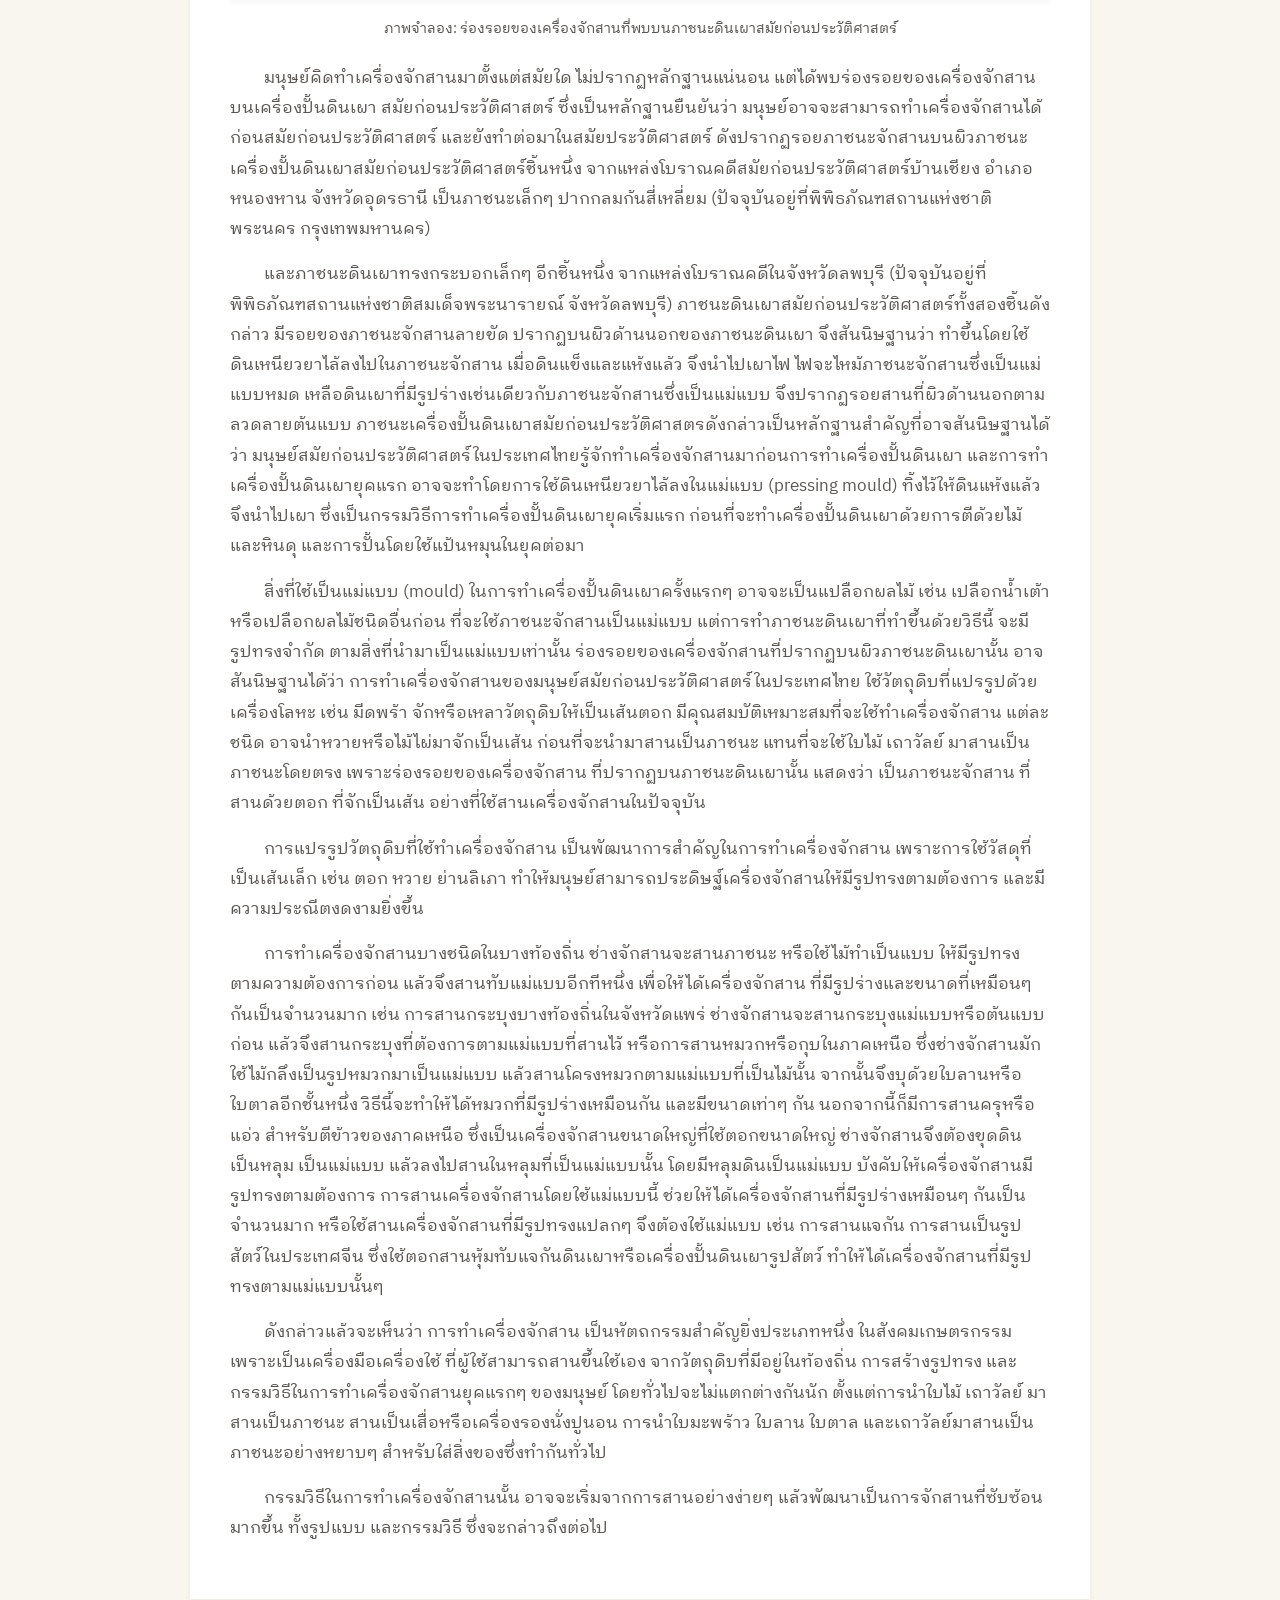
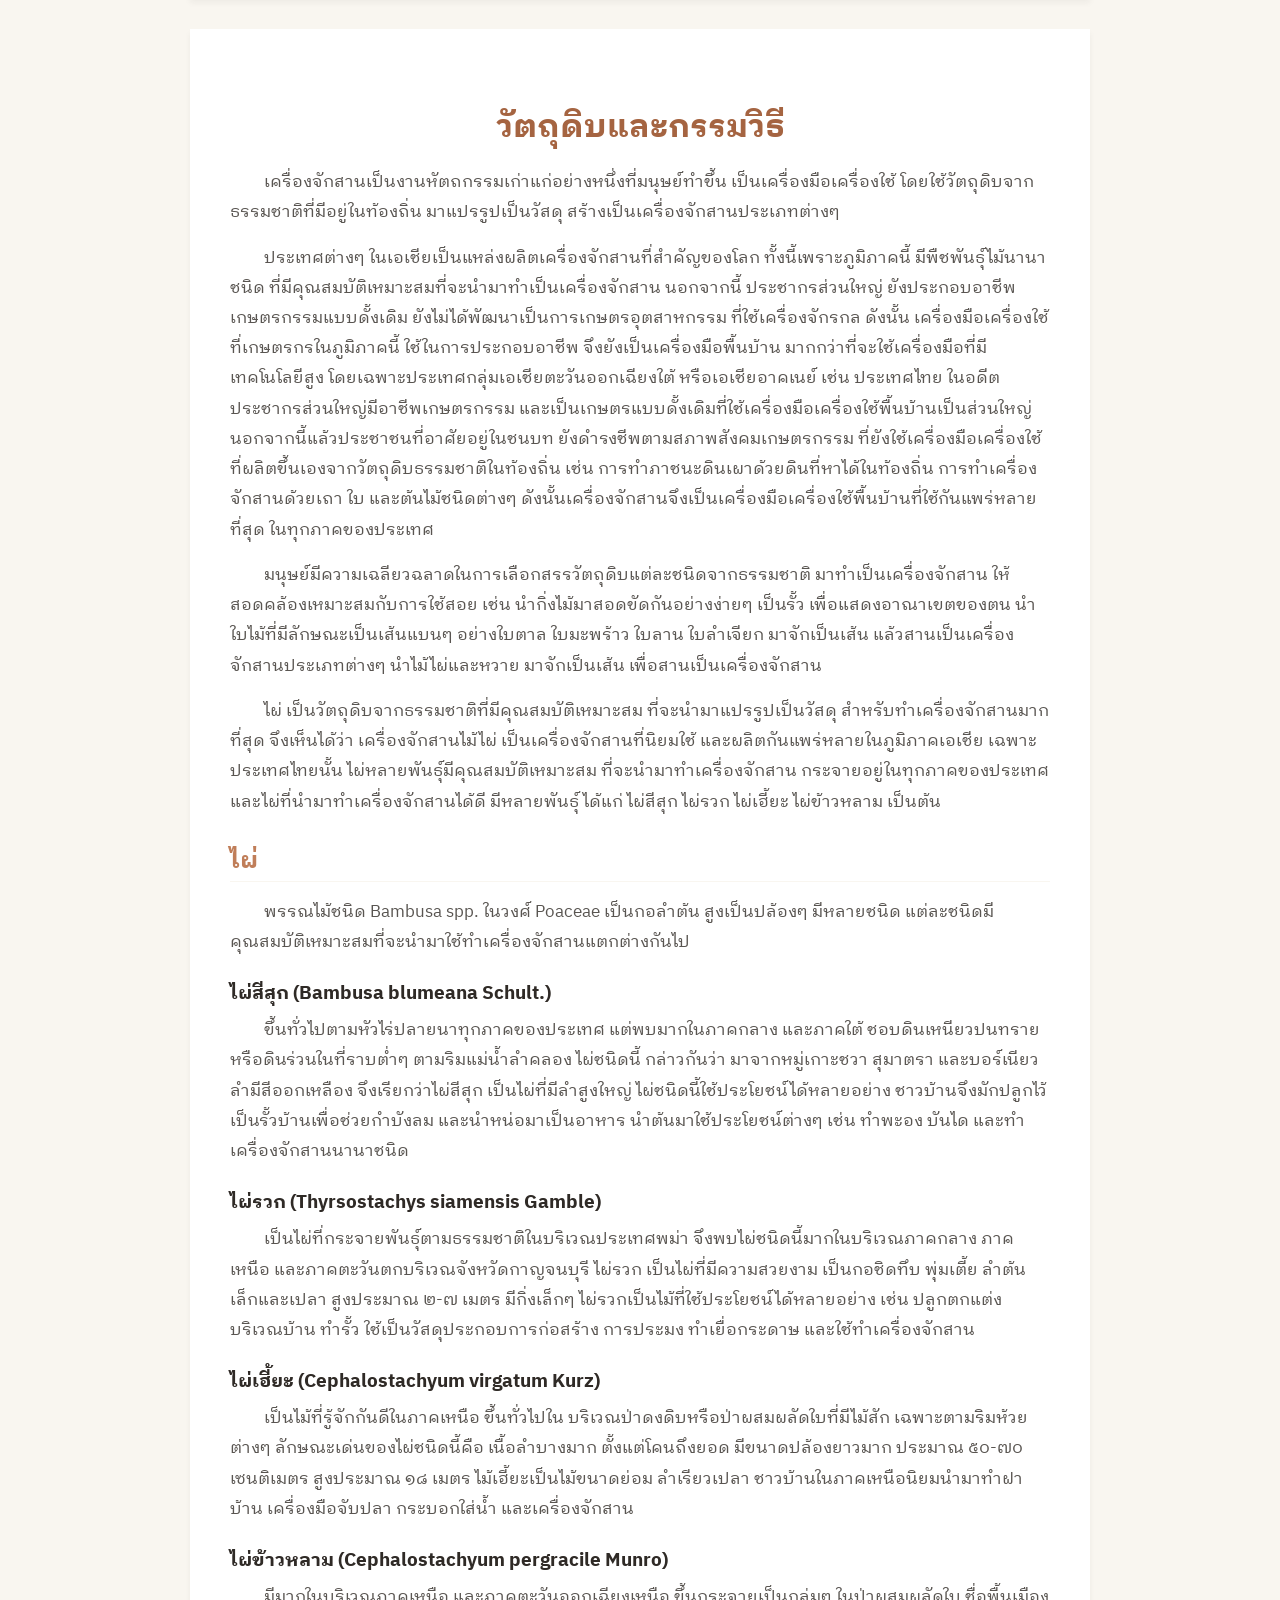
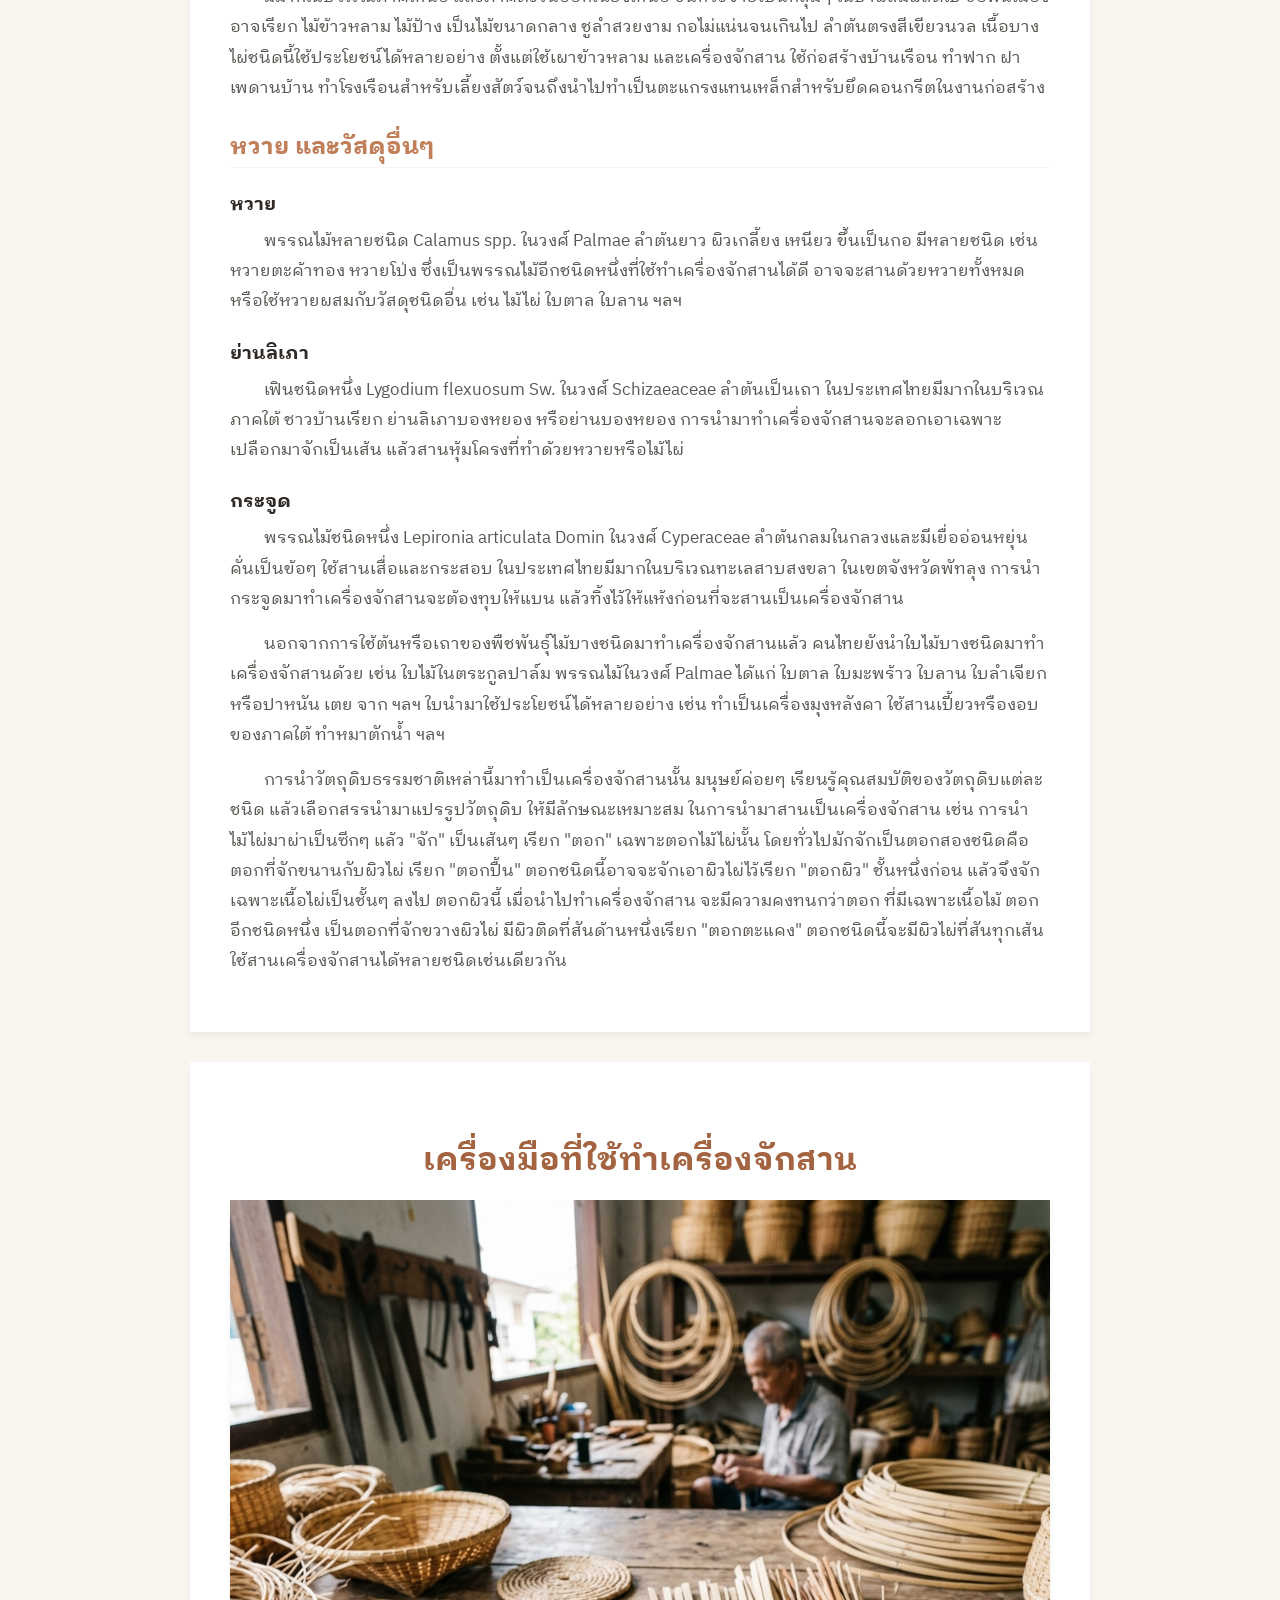
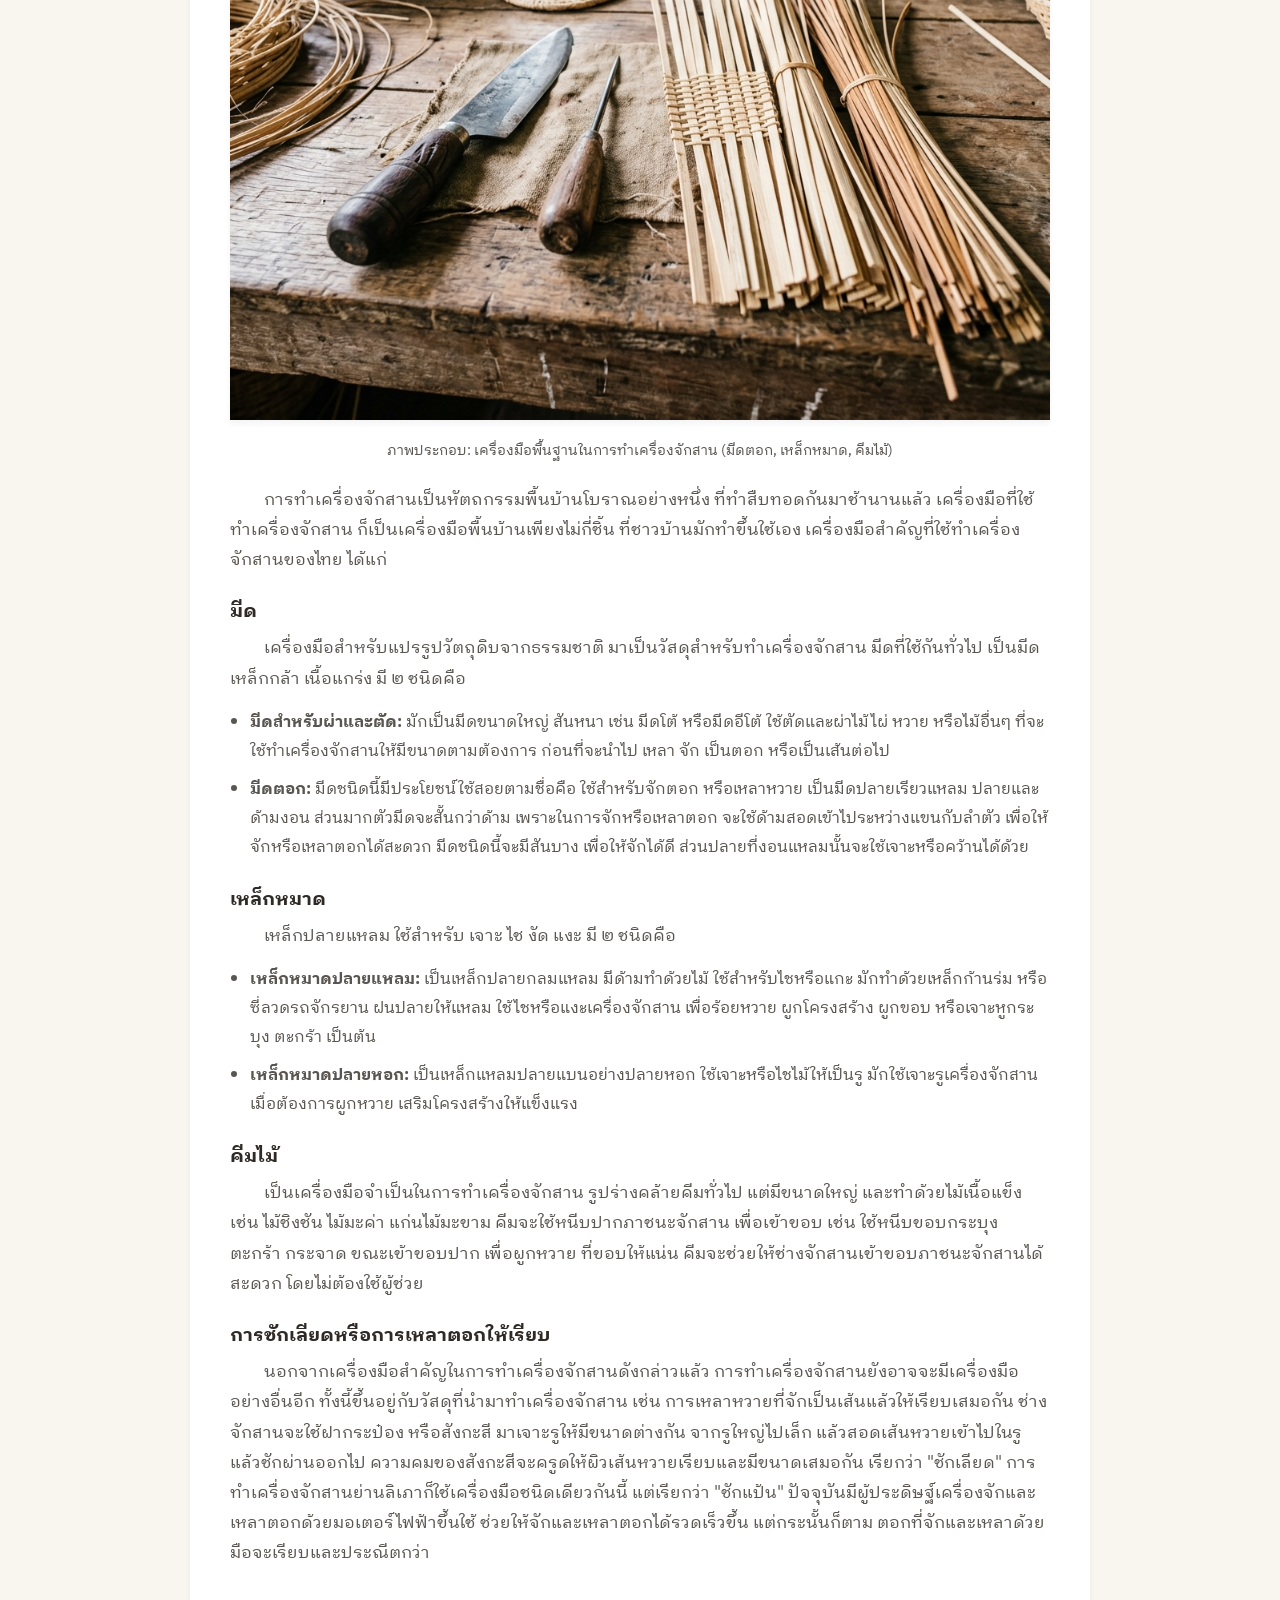
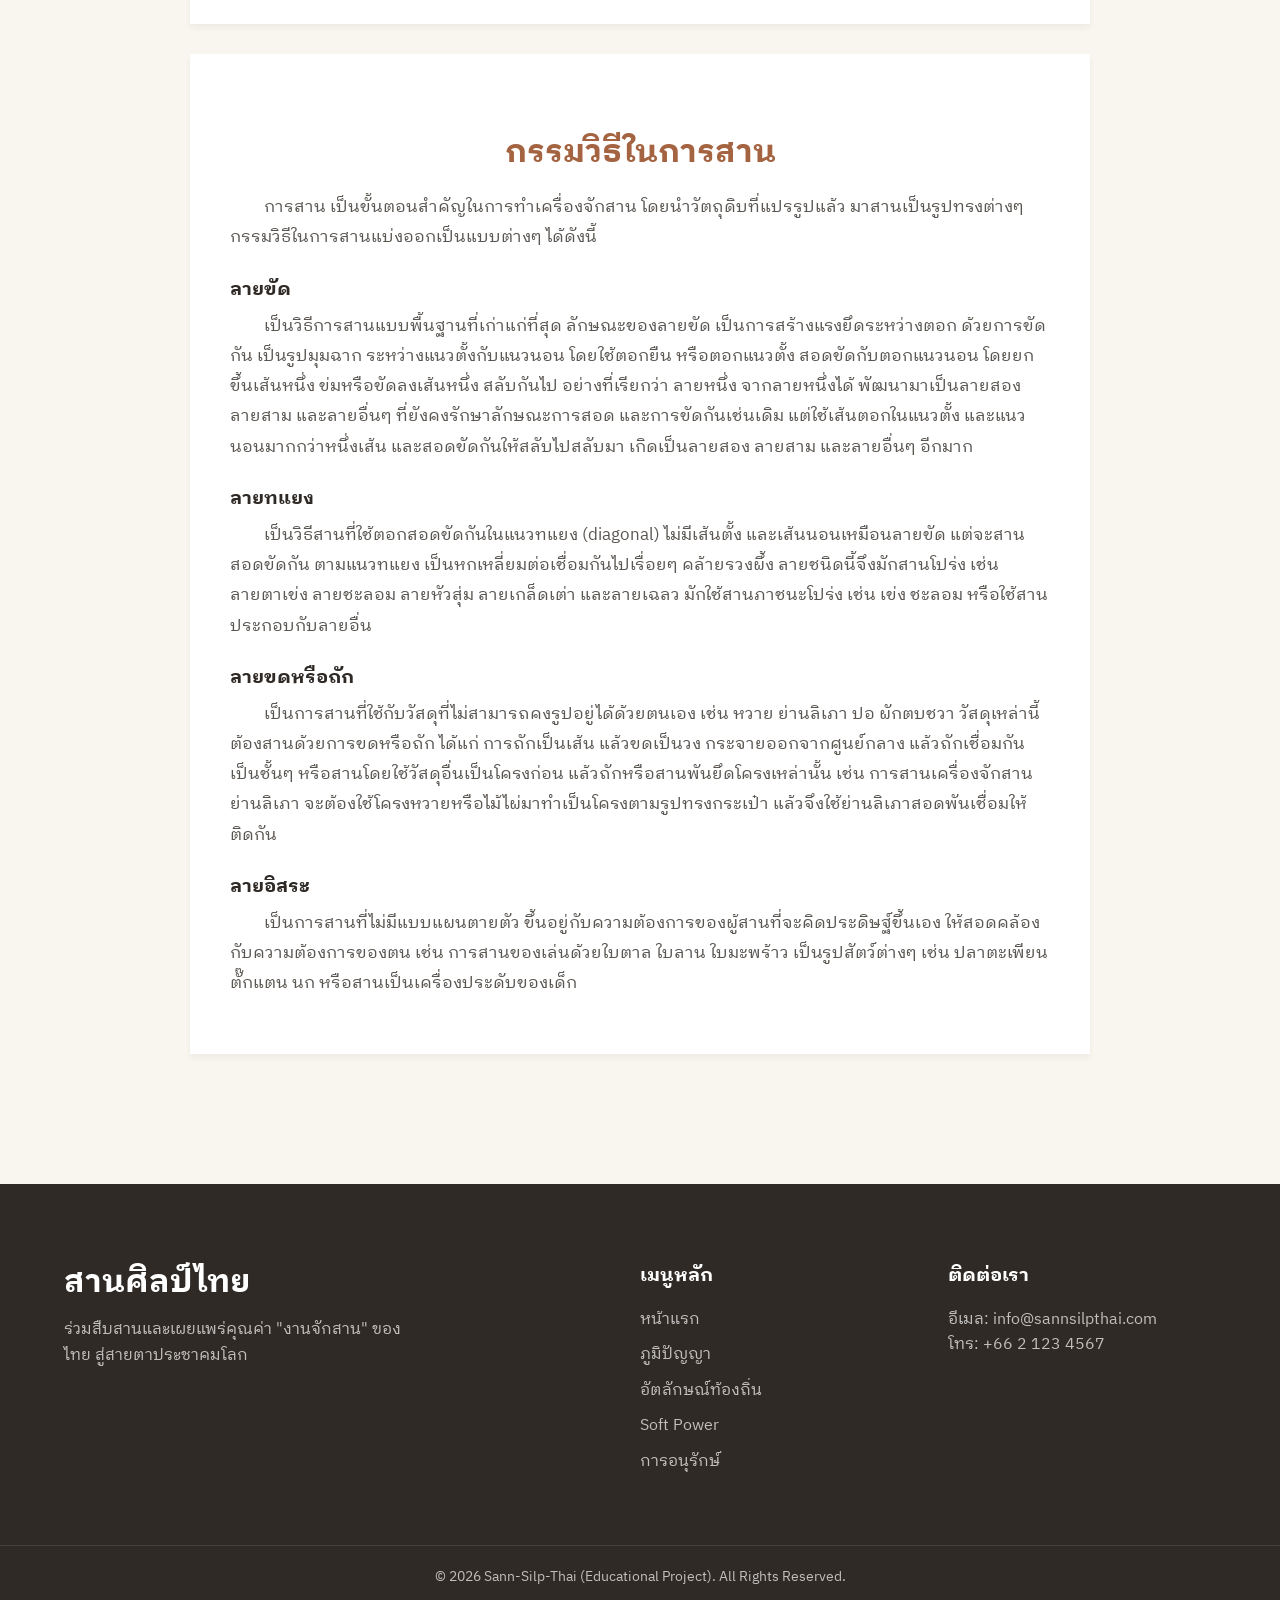
<file: history.html>
<!DOCTYPE html>
<html lang="th">
<head>
    <meta charset="UTF-8">
    <meta name="viewport" content="width=device-width, initial-scale=1.0">
    <title>ภูมิปัญญาจากเส้นใย | Sann-Silp-Thai</title>
    <!-- Google Fonts -->
    <link rel="preconnect" href="https://fonts.googleapis.com">
    <link rel="preconnect" href="https://fonts.gstatic.com" crossorigin>
    <link href="https://fonts.googleapis.com/css2?family=IBM+Plex+Sans+Thai+Looped:wght@300;400;500;600;700&family=Inter:wght@400;500;600;700&display=swap" rel="stylesheet">
    <!-- Custom CSS -->
    <link rel="stylesheet" href="css/styles.css">
    <style>
        .long-article { max-width: 900px; margin: 0 auto; text-align: left; }
        .long-article h2 { color: var(--clr-primary-dark); font-size: 2rem; margin-top: 40px; margin-bottom: 20px; }
        .long-article h3 { color: var(--clr-primary); font-size: 1.5rem; margin-top: 30px; margin-bottom: 15px; border-bottom: 1px solid var(--clr-bg-light); padding-bottom: 5px; }
        .long-article h4 { color: var(--clr-text-heading); font-size: 1.2rem; margin-top: 25px; margin-bottom: 10px; }
        .long-article p { font-size: 1.05rem; line-height: 1.8; margin-bottom: 15px; text-indent: 2em;}
        .long-article ul { margin-left: 20px; margin-bottom: 20px; }
        .long-article li { margin-bottom: 10px; line-height: 1.8; }
        .article-block { background: var(--clr-white); padding: 40px; border-radius: var(--radius-md); box-shadow: var(--shadow-sm); margin-bottom: 30px; }
    </style>
</head>
<body class="loading">
    <!-- Preloader Plugin -->
    <div id="preloader">
        <div class="pla-tapian-loader">
            <svg viewBox="0 0 100 100" width="100" height="100">
                <polygon points="50,20 80,50 50,80 20,50" fill="var(--clr-primary)" stroke="var(--clr-bg-light)" stroke-width="2" stroke-linejoin="round" />
                <line x1="35" y1="35" x2="65" y2="65" stroke="var(--clr-bg-light)" stroke-width="1.5" />
                <line x1="35" y1="65" x2="65" y2="35" stroke="var(--clr-bg-light)" stroke-width="1.5" />
                <line x1="50" y1="20" x2="50" y2="80" stroke="var(--clr-bg-light)" stroke-width="1.5" />
                <line x1="20" y1="50" x2="80" y2="50" stroke="var(--clr-bg-light)" stroke-width="1.5" />
                <polygon points="20,50 0,30 0,70" fill="var(--clr-primary-dark)" stroke="var(--clr-bg-light)" stroke-width="2" stroke-linejoin="round" />
                <polygon points="35,35 20,10 50,20" fill="var(--clr-primary-dark)" stroke="var(--clr-bg-light)" stroke-width="2" stroke-linejoin="round" />
                <polygon points="35,65 20,90 50,80" fill="var(--clr-primary-dark)" stroke="var(--clr-bg-light)" stroke-width="2" stroke-linejoin="round" />
                <circle cx="70" cy="50" r="3" fill="var(--clr-bg-light)" />
            </svg>
        </div>
        <div class="loader-text">กำลังโหลด...</div>
    </div>
    <!-- Header / Nav -->
    <header id="main-header">
        <div class="nav-container">
            <a href="index.html" class="logo">สานศิลป์ไทย</a>
            <nav>
                <ul class="nav-links">
                    <li><a href="index.html">หน้าแรก</a></li>
                    <li><a href="history.html" class="active">ภูมิปัญญา</a></li>
                    <li><a href="regions.html">อัตลักษณ์</a></li>
                    <li><a href="soft-power.html">Soft Power</a></li>
                    <li><a href="save-craft.html">อนุรักษ์</a></li>
                </ul>
                <div class="lang-switch">
                    <a href="history.html" class="active" title="ภาษาไทย">TH</a>
                    <span class="separator">|</span>
                    <a href="history-en.html" title="English">EN</a>
                </div>
                <div class="hamburger">
                    <span class="bar"></span><span class="bar"></span><span class="bar"></span>
                </div>
            </nav>
        </div>
    </header>

    <!-- Page Hero Banner -->
    <section class="page-hero">
        <div class="hero-overlay"></div>
        <div class="container relative z-10 text-center reveal fade-in-up">
            <h1 class="hero-title text-white">ภูมิปัญญาจากเส้นใย</h1>
            <p class="hero-subtitle text-white">กำเนิด วิวัฒนาการ วัตถุดิบ และกรรมวิธี</p>
        </div>
    </section>

    <section class="section bg-light padding-y">
        <div class="container long-article reveal fade-in-up">
            
            <div class="article-block">
                <h2 class="text-center" style="text-indent: 0;">กำเนิดและวิวัฒนาการของเครื่องจักสาน</h2>
                <div class="content-image" style="text-align: center; margin: 20px 0;">
                    <img src="assets/images/ancient_wicker_pottery.png" alt="เครื่องปั้นดินเผากับร่องรอยจักสาน" style="max-width: 100%; border-radius: var(--radius-md); box-shadow: var(--shadow-sm);">
                    <p style="font-size: 0.9rem; color: var(--clr-text-light); text-indent: 0; margin-top: 10px;">ภาพจำลอง: ร่องรอยของเครื่องจักสานที่พบบนภาชนะดินเผาสมัยก่อนประวัติศาสตร์</p>
                </div>
                
                <p>มนุษย์คิดทำเครื่องจักสานมาตั้งแต่สมัยใด ไม่ปรากฏหลักฐานแน่นอน แต่ได้พบร่องรอยของเครื่องจักสานบนเครื่องปั้นดินเผา สมัยก่อนประวัติศาสตร์ ซึ่งเป็นหลักฐานยืนยันว่า มนุษย์อาจจะสามารถทำเครื่องจักสานได้ ก่อนสมัยก่อนประวัติศาสตร์ และยังทำต่อมาในสมัยประวัติศาสตร์ ดังปรากฏรอยภาชนะจักสานบนผิวภาชนะเครื่องปั้นดินเผาสมัยก่อนประวัติศาสตร์ชิ้นหนึ่ง จากแหล่งโบราณคดีสมัยก่อนประวัติศาสตร์บ้านเชียง อำเภอหนองหาน จังหวัดอุดรธานี เป็นภาชนะเล็กๆ ปากกลมก้นสี่เหลี่ยม (ปัจจุบันอยู่ที่พิพิธภัณฑสถานแห่งชาติพระนคร กรุงเทพมหานคร)</p>
                <p>และภาชนะดินเผาทรงกระบอกเล็กๆ อีกชิ้นหนึ่ง จากแหล่งโบราณคดีในจังหวัดลพบุรี (ปัจจุบันอยู่ที่พิพิธภัณฑสถานแห่งชาติสมเด็จพระนารายณ์ จังหวัดลพบุรี) ภาชนะดินเผาสมัยก่อนประวัติศาสตร์ทั้งสองชิ้นดังกล่าว มีรอยของภาชนะจักสานลายขัด ปรากฏบนผิวด้านนอกของภาชนะดินเผา จึงสันนิษฐานว่า ทำขึ้นโดยใช้ดินเหนียวยาไล้ลงไปในภาชนะจักสาน เมื่อดินแข็งและแห้งแล้ว จึงนำไปเผาไฟ ไฟจะไหม้ภาชนะจักสานซึ่งเป็นแม่แบบหมด เหลือดินเผาที่มีรูปร่างเช่นเดียวกับภาชนะจักสานซึ่งเป็นแม่แบบ จึงปรากฏรอยสานที่ผิวด้านนอกตามลวดลายต้นแบบ ภาชนะเครื่องปั้นดินเผาสมัยก่อนประวัติศาสตรดังกล่าวเป็นหลักฐานสำคัญที่อาจสันนิษฐานได้ว่า มนุษย์สมัยก่อนประวัติศาสตร์ในประเทศไทยรู้จักทำเครื่องจักสานมาก่อนการทำเครื่องปั้นดินเผา และการทำเครื่องปั้นดินเผายุคแรก อาจจะทำโดยการใช้ดินเหนียวยาไล้ลงในแม่แบบ (pressing mould) ทิ้งไว้ให้ดินแห้งแล้วจึงนำไปเผา ซึ่งเป็นกรรมวิธีการทำเครื่องปั้นดินเผายุคเริ่มแรก ก่อนที่จะทำเครื่องปั้นดินเผาด้วยการตีด้วยไม้และหินดุ และการปั้นโดยใช้แป้นหมุนในยุคต่อมา</p>
                <p>สิ่งที่ใช้เป็นแม่แบบ (mould) ในการทำเครื่องปั้นดินเผาครั้งแรกๆ อาจจะเป็นแปลือกผลไม้ เช่น เปลือกน้ำเต้า หรือเปลือกผลไม้ชนิดอื่นก่อน ที่จะใช้ภาชนะจักสานเป็นแม่แบบ แต่การทำภาชนะดินเผาที่ทำขึ้นด้วยวิธีนี้ จะมีรูปทรงจำกัด ตามสิ่งที่นำมาเป็นแม่แบบเท่านั้น ร่องรอยของเครื่องจักสานที่ปรากฏบนผิวภาชนะดินเผานั้น อาจสันนิษฐานได้ว่า การทำเครื่องจักสานของมนุษย์สมัยก่อนประวัติศาสตร์ในประเทศไทย ใช้วัตถุดิบที่แปรรูปด้วยเครื่องโลหะ เช่น มีดพร้า จักหรือเหลาวัตถุดิบให้เป็นเส้นตอก มีคุณสมบัติเหมาะสมที่จะใช้ทำเครื่องจักสาน แต่ละชนิด อาจนำหวายหรือไม้ไผ่มาจักเป็นเส้น ก่อนที่จะนำมาสานเป็นภาชนะ แทนที่จะใช้ใบไม้ เถาวัลย์ มาสานเป็นภาชนะโดยตรง เพราะร่องรอยของเครื่องจักสาน ที่ปรากฏบนภาชนะดินเผานั้น แสดงว่า เป็นภาชนะจักสาน ที่สานด้วยตอก ที่จักเป็นเส้น อย่างที่ใช้สานเครื่องจักสานในปัจจุบัน</p>
                <p>การแปรรูปวัตถุดิบที่ใช้ทำเครื่องจักสาน เป็นพัฒนาการสำคัญในการทำเครื่องจักสาน เพราะการใช้วัสดุที่เป็นเส้นเล็ก เช่น ตอก หวาย ย่านลิเภา ทำให้มนุษย์สามารถประดิษฐ์เครื่องจักสานให้มีรูปทรงตามต้องการ และมีความประณีตงดงามยิ่งขึ้น</p>
                <p>การทำเครื่องจักสานบางชนิดในบางท้องถิ่น ช่างจักสานจะสานภาชนะ หรือใช้ไม้ทำเป็นแบบ ให้มีรูปทรงตามความต้องการก่อน แล้วจึงสานทับแม่แบบอีกทีหนึ่ง เพื่อให้ได้เครื่องจักสาน ที่มีรูปร่างและขนาดที่เหมือนๆ กันเป็นจำนวนมาก เช่น การสานกระบุงบางท้องถิ่นในจังหวัดแพร่ ช่างจักสานจะสานกระบุงแม่แบบหรือต้นแบบก่อน แล้วจึงสานกระบุงที่ต้องการตามแม่แบบที่สานไว้ หรือการสานหมวกหรือกุบในภาคเหนือ ซึ่งช่างจักสานมักใช้ไม้กลึงเป็นรูปหมวกมาเป็นแม่แบบ แล้วสานโครงหมวกตามแม่แบบที่เป็นไม้นั้น จากนั้นจึงบุด้วยใบลานหรือใบตาลอีกชั้นหนึ่ง วิธีนี้จะทำให้ได้หมวกที่มีรูปร่างเหมือนกัน และมีขนาดเท่าๆ กัน นอกจากนี้ก็มีการสานครุหรือแอ่ว สำหรับตีข้าวของภาคเหนือ ซึ่งเป็นเครื่องจักสานขนาดใหญ่ที่ใช้ตอกขนาดใหญ่ ช่างจักสานจึงต้องขุดดินเป็นหลุม เป็นแม่แบบ แล้วลงไปสานในหลุมที่เป็นแม่แบบนั้น โดยมีหลุมดินเป็นแม่แบบ บังคับให้เครื่องจักสานมีรูปทรงตามต้องการ การสานเครื่องจักสานโดยใช้แม่แบบนี้ ช่วยให้ได้เครื่องจักสานที่มีรูปร่างเหมือนๆ กันเป็นจำนวนมาก หรือใช้สานเครื่องจักสานที่มีรูปทรงแปลกๆ จึงต้องใช้แม่แบบ เช่น การสานแจกัน การสานเป็นรูปสัตว์ในประเทศจีน ซึ่งใช้ตอกสานหุ้มทับแจกันดินเผาหรือเครื่องปั้นดินเผารูปสัตว์ ทำให้ได้เครื่องจักสานที่มีรูปทรงตามแม่แบบนั้นๆ</p>
                <p>ดังกล่าวแล้วจะเห็นว่า การทำเครื่องจักสาน เป็นหัตถกรรมสำคัญยิ่งประเภทหนึ่ง ในสังคมเกษตรกรรม เพราะเป็นเครื่องมือเครื่องใช้ ที่ผู้ใช้สามารถสานขึ้นใช้เอง จากวัตถุดิบที่มีอยู่ในท้องถิ่น การสร้างรูปทรง และกรรมวิธีในการทำเครื่องจักสานยุคแรกๆ ของมนุษย์ โดยทั่วไปจะไม่แตกต่างกันนัก ตั้งแต่การนำใบไม้ เถาวัลย์ มาสานเป็นภาชนะ สานเป็นเสื่อหรือเครื่องรองนั่งปูนอน การนำใบมะพร้าว ใบลาน ใบตาล และเถาวัลย์มาสานเป็นภาชนะอย่างหยาบๆ สำหรับใส่สิ่งของซึ่งทำกันทั่วไป</p>
                <p>กรรมวิธีในการทำเครื่องจักสานนั้น อาจจะเริ่มจากการสานอย่างง่ายๆ แล้วพัฒนาเป็นการจักสานที่ซับซ้อนมากขึ้น ทั้งรูปแบบ และกรรมวิธี ซึ่งจะกล่าวถึงต่อไป</p>
            </div>

            <div class="article-block">
                <h2 class="text-center" style="text-indent: 0;">วัตถุดิบและกรรมวิธี</h2>
                <p>เครื่องจักสานเป็นงานหัตถกรรมเก่าแก่อย่างหนึ่งที่มนุษย์ทำขึ้น เป็นเครื่องมือเครื่องใช้ โดยใช้วัตถุดิบจากธรรมชาติที่มีอยู่ในท้องถิ่น มาแปรรูปเป็นวัสดุ สร้างเป็นเครื่องจักสานประเภทต่างๆ</p>
                <p>ประเทศต่างๆ ในเอเชียเป็นแหล่งผลิตเครื่องจักสานที่สำคัญของโลก ทั้งนี้เพราะภูมิภาคนี้ มีพืชพันธุ์ไม้นานาชนิด ที่มีคุณสมบัติเหมาะสมที่จะนำมาทำเป็นเครื่องจักสาน นอกจากนี้ ประชากรส่วนใหญ่ ยังประกอบอาชีพเกษตรกรรมแบบดั้งเดิม ยังไม่ได้พัฒนาเป็นการเกษตรอุตสาหกรรม ที่ใช้เครื่องจักรกล ดังนั้น เครื่องมือเครื่องใช้ที่เกษตรกรในภูมิภาคนี้ ใช้ในการประกอบอาชีพ จึงยังเป็นเครื่องมือพื้นบ้าน มากกว่าที่จะใช้เครื่องมือที่มีเทคโนโลยีสูง โดยเฉพาะประเทศกลุ่มเอเชียตะวันออกเฉียงใต้ หรือเอเชียอาคเนย์ เช่น ประเทศไทย ในอดีตประชากรส่วนใหญ่มีอาชีพเกษตรกรรม และเป็นเกษตรแบบดั้งเดิมที่ใช้เครื่องมือเครื่องใช้พื้นบ้านเป็นส่วนใหญ่ นอกจากนี้แล้วประชาชนที่อาศัยอยู่ในชนบท ยังดำรงชีพตามสภาพสังคมเกษตรกรรม ที่ยังใช้เครื่องมือเครื่องใช้ที่ผลิตขึ้นเองจากวัตถุดิบธรรมชาติในท้องถิ่น เช่น การทำภาชนะดินเผาด้วยดินที่หาได้ในท้องถิ่น การทำเครื่องจักสานด้วยเถา ใบ และต้นไม้ชนิดต่างๆ ดังนั้นเครื่องจักสานจึงเป็นเครื่องมือเครื่องใช้พื้นบ้านที่ใช้กันแพร่หลายที่สุด ในทุกภาคของประเทศ</p>
                <p>มนุษย์มีความเฉลียวฉลาดในการเลือกสรรวัตถุดิบแต่ละชนิดจากธรรมชาติ มาทำเป็นเครื่องจักสาน ให้สอดคล้องเหมาะสมกับการใช้สอย เช่น นำกิ่งไม้มาสอดขัดกันอย่างง่ายๆ เป็นรั้ว เพื่อแสดงอาณาเขตของตน นำใบไม้ที่มีลักษณะเป็นเส้นแบนๆ อย่างใบตาล ใบมะพร้าว ใบลาน ใบลำเจียก มาจักเป็นเส้น แล้วสานเป็นเครื่องจักสานประเภทต่างๆ นำไม้ไผ่และหวาย มาจักเป็นเส้น เพื่อสานเป็นเครื่องจักสาน</p>
                <p>ไผ่ เป็นวัตถุดิบจากธรรมชาติที่มีคุณสมบัติเหมาะสม ที่จะนำมาแปรรูปเป็นวัสดุ สำหรับทำเครื่องจักสานมากที่สุด จึงเห็นได้ว่า เครื่องจักสานไม้ไผ่ เป็นเครื่องจักสานที่นิยมใช้ และผลิตกันแพร่หลายในภูมิภาคเอเชีย เฉพาะประเทศไทยนั้น ไผ่หลายพันธุ์มีคุณสมบัติเหมาะสม ที่จะนำมาทำเครื่องจักสาน กระจายอยู่ในทุกภาคของประเทศ และไผ่ที่นำมาทำเครื่องจักสานได้ดี มีหลายพันธุ์ ได้แก่ ไผ่สีสุก ไผ่รวก ไผ่เฮี้ยะ ไผ่ข้าวหลาม เป็นต้น</p>
                
                <h3>ไผ่</h3>
                <p>พรรณไม้ชนิด Bambusa spp. ในวงศ์ Poaceae เป็นกอลำต้น สูงเป็นปล้องๆ มีหลายชนิด แต่ละชนิดมีคุณสมบัติเหมาะสมที่จะนำมาใช้ทำเครื่องจักสานแตกต่างกันไป</p>
                <h4>ไผ่สีสุก (Bambusa blumeana Schult.)</h4>
                <p>ขึ้นทั่วไปตามหัวไร่ปลายนาทุกภาคของประเทศ แต่พบมากในภาคกลาง และภาคใต้ ชอบดินเหนียวปนทราย หรือดินร่วนในที่ราบต่ำๆ ตามริมแม่น้ำลำคลอง ไผ่ชนิดนี้ กล่าวกันว่า มาจากหมู่เกาะชวา สุมาตรา และบอร์เนียว ลำมีสีออกเหลือง จึงเรียกว่าไผ่สีสุก เป็นไผ่ที่มีลำสูงใหญ่ ไผ่ชนิดนี้ใช้ประโยชน์ได้หลายอย่าง ชาวบ้านจึงมักปลูกไว้เป็นรั้วบ้านเพื่อช่วยกำบังลม และนำหน่อมาเป็นอาหาร นำต้นมาใช้ประโยชน์ต่างๆ เช่น ทำพะอง บันได และทำเครื่องจักสานนานาชนิด</p>
                <h4>ไผ่รวก (Thyrsostachys siamensis Gamble)</h4>
                <p>เป็นไผ่ที่กระจายพันธุ์ตามธรรมชาติในบริเวณประเทศพม่า จึงพบไผ่ชนิดนี้มากในบริเวณภาคกลาง ภาคเหนือ และภาคตะวันตกบริเวณจังหวัดกาญจนบุรี ไผ่รวก เป็นไผ่ที่มีความสวยงาม เป็นกอชิดทึบ พุ่มเตี้ย ลำต้นเล็กและเปลา สูงประมาณ ๒-๗ เมตร มีกิ่งเล็กๆ ไผ่รวกเป็นไม้ที่ใช้ประโยชน์ได้หลายอย่าง เช่น ปลูกตกแต่งบริเวณบ้าน ทำรั้ว ใช้เป็นวัสดุประกอบการก่อสร้าง การประมง ทำเยื่อกระดาษ และใช้ทำเครื่องจักสาน</p>
                <h4>ไผ่เฮี้ยะ (Cephalostachyum virgatum Kurz)</h4>
                <p>เป็นไม้ที่รู้จักกันดีในภาคเหนือ ขึ้นทั่วไปใน บริเวณป่าดงดิบหรือป่าผสมผลัดใบที่มีไม้สัก เฉพาะตามริมห้วยต่างๆ ลักษณะเด่นของไผ่ชนิดนี้คือ เนื้อลำบางมาก ตั้งแต่โคนถึงยอด มีขนาดปล้องยาวมาก ประมาณ ๕๐-๗๐ เซนติเมตร สูงประมาณ ๑๘ เมตร ไม้เฮี้ยะเป็นไม้ขนาดย่อม ลำเรียวเปลา ชาวบ้านในภาคเหนือนิยมนำมาทำฝาบ้าน เครื่องมือจับปลา กระบอกใส่น้ำ และเครื่องจักสาน</p>
                <h4>ไผ่ข้าวหลาม (Cephalostachyum pergracile Munro)</h4>
                <p>มีมากในบริเวณภาคเหนือ และภาคตะวันออกเฉียงเหนือ ขึ้นกระจายเป็นกลุ่มๆ ในป่าผสมผลัดใบ ชื่อพื้นเมืองอาจเรียก ไม้ข้าวหลาม ไม้ป้าง เป็นไม้ขนาดกลาง ชูลำสวยงาม กอไม่แน่นจนเกินไป ลำต้นตรงสีเขียวนวล เนื้อบาง ไผ่ชนิดนี้ใช้ประโยชน์ได้หลายอย่าง ตั้งแต่ใช้เผาข้าวหลาม และเครื่องจักสาน ใช้ก่อสร้างบ้านเรือน ทำฟาก ฝา เพดานบ้าน ทำโรงเรือนสำหรับเลี้ยงสัตว์จนถึงนำไปทำเป็นตะแกรงแทนเหล็กสำหรับยึดคอนกรีตในงานก่อสร้าง</p>
                
                <h3>หวาย และวัสดุอื่นๆ</h3>
                <h4>หวาย</h4>
                <p>พรรณไม้หลายชนิด Calamus spp. ในวงศ์ Palmae ลำต้นยาว ผิวเกลี้ยง เหนียว ขึ้นเป็นกอ มีหลายชนิด เช่น หวายตะค้าทอง หวายโป่ง ซึ่งเป็นพรรณไม้อีกชนิดหนึ่งที่ใช้ทำเครื่องจักสานได้ดี อาจจะสานด้วยหวายทั้งหมด หรือใช้หวายผสมกับวัสดุชนิดอื่น เช่น ไม้ไผ่ ใบตาล ใบลาน ฯลฯ</p>
                <h4>ย่านลิเภา</h4>
                <p>เฟินชนิดหนึ่ง Lygodium flexuosum Sw. ในวงศ์ Schizaeaceae ลำต้นเป็นเถา ในประเทศไทยมีมากในบริเวณภาคใต้ ชาวบ้านเรียก ย่านลิเภาบองหยอง หรือย่านบองหยอง การนำมาทำเครื่องจักสานจะลอกเอาเฉพาะเปลือกมาจักเป็นเส้น แล้วสานหุ้มโครงที่ทำด้วยหวายหรือไม้ไผ่</p>
                <h4>กระจูด</h4>
                <p>พรรณไม้ชนิดหนึ่ง Lepironia articulata Domin ในวงศ์ Cyperaceae ลำต้นกลมในกลวงและมีเยื่ออ่อนหยุ่นคั่นเป็นข้อๆ ใช้สานเสื่อและกระสอบ ในประเทศไทยมีมากในบริเวณทะเลสาบสงขลา ในเขตจังหวัดพัทลุง การนำกระจูดมาทำเครื่องจักสานจะต้องทุบให้แบน แล้วทิ้งไว้ให้แห้งก่อนที่จะสานเป็นเครื่องจักสาน</p>
                
                <p>นอกจากการใช้ต้นหรือเถาของพืชพันธุ์ไม้บางชนิดมาทำเครื่องจักสานแล้ว คนไทยยังนำใบไม้บางชนิดมาทำเครื่องจักสานด้วย เช่น ใบไม้ในตระกูลปาล์ม พรรณไม้ในวงศ์ Palmae ได้แก่ ใบตาล ใบมะพร้าว ใบลาน ใบลำเจียก หรือปาหนัน เตย จาก ฯลฯ ใบนำมาใช้ประโยชน์ได้หลายอย่าง เช่น ทำเป็นเครื่องมุงหลังคา ใช้สานเปี้ยวหรืองอบของภาคใต้ ทำหมาตักน้ำ ฯลฯ</p>

                <p>การนำวัตถุดิบธรรมชาติเหล่านี้มาทำเป็นเครื่องจักสานนั้น มนุษย์ค่อยๆ เรียนรู้คุณสมบัติของวัตถุดิบแต่ละชนิด แล้วเลือกสรรนำมาแปรรูปวัตถุดิบ ให้มีลักษณะเหมาะสม ในการนำมาสานเป็นเครื่องจักสาน เช่น การนำไม้ไผ่มาผ่าเป็นซีกๆ แล้ว "จัก" เป็นเส้นๆ เรียก "ตอก" เฉพาะตอกไม้ไผ่นั้น โดยทั่วไปมักจักเป็นตอกสองชนิดคือ ตอกที่จักขนานกับผิวไผ่ เรียก "ตอกปื้น" ตอกชนิดนี้อาจจะจักเอาผิวไผ่ไว้เรียก "ตอกผิว" ชั้นหนึ่งก่อน แล้วจึงจักเฉพาะเนื้อไผ่เป็นชั้นๆ ลงไป ตอกผิวนี้ เมื่อนำไปทำเครื่องจักสาน จะมีความคงทนกว่าตอก ที่มีเฉพาะเนื้อไม้ ตอกอีกชนิดหนึ่ง เป็นตอกที่จักขวางผิวไผ่ มีผิวติดที่สันด้านหนึ่งเรียก "ตอกตะแคง" ตอกชนิดนี้จะมีผิวไผ่ที่สันทุกเส้น ใช้สานเครื่องจักสานได้หลายชนิดเช่นเดียวกัน</p>
            </div>

            <div class="article-block">
                <h2 class="text-center" style="text-indent: 0;">เครื่องมือที่ใช้ทำเครื่องจักสาน</h2>
                <div class="content-image" style="text-align: center; margin: 20px 0;">
                    <img src="assets/images/wicker_tools.png" alt="เครื่องมือจักสาน" style="max-width: 100%; border-radius: var(--radius-md); box-shadow: var(--shadow-sm);">
                    <p style="font-size: 0.9rem; color: var(--clr-text-light); text-indent: 0; margin-top: 10px;">ภาพประกอบ: เครื่องมือพื้นฐานในการทำเครื่องจักสาน (มีดตอก, เหล็กหมาด, คีมไม้)</p>
                </div>
                <p>การทำเครื่องจักสานเป็นหัตถกรรมพื้นบ้านโบราณอย่างหนึ่ง ที่ทำสืบทอดกันมาช้านานแล้ว เครื่องมือที่ใช้ทำเครื่องจักสาน ก็เป็นเครื่องมือพื้นบ้านเพียงไม่กี่ชิ้น ที่ชาวบ้านมักทำขึ้นใช้เอง เครื่องมือสำคัญที่ใช้ทำเครื่องจักสานของไทย ได้แก่</p>
                
                <h4>มีด</h4>
                <p>เครื่องมือสำหรับแปรรูปวัตถุดิบจากธรรมชาติ มาเป็นวัสดุสำหรับทำเครื่องจักสาน มีดที่ใช้กันทั่วไป เป็นมีดเหล็กกล้า เนื้อแกร่ง มี ๒ ชนิดคือ</p>
                <ul>
                    <li><strong>มีดสำหรับผ่าและตัด:</strong> มักเป็นมีดขนาดใหญ่ สันหนา เช่น มีดโต้ หรือมีดอีโต้ ใช้ตัดและผ่าไม้ไผ่ หวาย หรือไม้อื่นๆ ที่จะใช้ทำเครื่องจักสานให้มีขนาดตามต้องการ ก่อนที่จะนำไป เหลา จัก เป็นตอก หรือเป็นเส้นต่อไป</li>
                    <li><strong>มีดตอก:</strong> มีดชนิดนี้มีประโยชน์ใช้สอยตามชื่อคือ ใช้สำหรับจักตอก หรือเหลาหวาย เป็นมีดปลายเรียวแหลม ปลายและด้ามงอน ส่วนมากตัวมีดจะสั้นกว่าด้าม เพราะในการจักหรือเหลาตอก จะใช้ด้ามสอดเข้าไประหว่างแขนกับลำตัว เพื่อให้จักหรือเหลาตอกได้สะดวก มีดชนิดนี้จะมีสันบาง เพื่อให้จักได้ดี ส่วนปลายที่งอนแหลมนั้นจะใช้เจาะหรือคว้านได้ด้วย</li>
                </ul>

                <h4>เหล็กหมาด</h4>
                <p>เหล็กปลายแหลม ใช้สำหรับ เจาะ ไช งัด แงะ มี ๒ ชนิดคือ</p>
                <ul>
                    <li><strong>เหล็กหมาดปลายแหลม:</strong> เป็นเหล็กปลายกลมแหลม มีด้ามทำด้วยไม้ ใช้สำหรับไชหรือแกะ มักทำด้วยเหล็กก้านร่ม หรือซี่ลวดรถจักรยาน ฝนปลายให้แหลม ใช้ไชหรือแงะเครื่องจักสาน เพื่อร้อยหวาย ผูกโครงสร้าง ผูกขอบ หรือเจาะหูกระบุง ตะกร้า เป็นต้น</li>
                    <li><strong>เหล็กหมาดปลายหอก:</strong> เป็นเหล็กแหลมปลายแบนอย่างปลายหอก ใช้เจาะหรือไชไม้ให้เป็นรู มักใช้เจาะรูเครื่องจักสาน เมื่อต้องการผูกหวาย เสริมโครงสร้างให้แข็งแรง</li>
                </ul>

                <h4>คีมไม้</h4>
                <p>เป็นเครื่องมือจำเป็นในการทำเครื่องจักสาน รูปร่างคล้ายคีมทั่วไป แต่มีขนาดใหญ่ และทำด้วยไม้เนื้อแข็ง เช่น ไม้ชิงชัน ไม้มะค่า แก่นไม้มะขาม คีมจะใช้หนีบปากภาชนะจักสาน เพื่อเข้าขอบ เช่น ใช้หนีบขอบกระบุง ตะกร้า กระจาด ขณะเข้าขอบปาก เพื่อผูกหวาย ที่ขอบให้แน่น คีมจะช่วยให้ช่างจักสานเข้าขอบภาชนะจักสานได้สะดวก โดยไม่ต้องใช้ผู้ช่วย</p>

                <h4>การชักเลียดหรือการเหลาตอกให้เรียบ</h4>
                <p>นอกจากเครื่องมือสำคัญในการทำเครื่องจักสานดังกล่าวแล้ว การทำเครื่องจักสานยังอาจจะมีเครื่องมืออย่างอื่นอีก ทั้งนี้ขึ้นอยู่กับวัสดุที่นำมาทำเครื่องจักสาน เช่น การเหลาหวายที่จักเป็นเส้นแล้วให้เรียบเสมอกัน ช่างจักสานจะใช้ฝากระป๋อง หรือสังกะสี มาเจาะรูให้มีขนาดต่างกัน จากรูใหญ่ไปเล็ก แล้วสอดเส้นหวายเข้าไปในรู แล้วชักผ่านออกไป ความคมของสังกะสีจะครูดให้ผิวเส้นหวายเรียบและมีขนาดเสมอกัน เรียกว่า "ชักเลียด" การทำเครื่องจักสานย่านลิเภาก็ใช้เครื่องมือชนิดเดียวกันนี้ แต่เรียกว่า "ชักแป้น" ปัจจุบันมีผู้ประดิษฐ์เครื่องจักและเหลาตอกด้วยมอเตอร์ไฟฟ้าขึ้นใช้ ช่วยให้จักและเหลาตอกได้รวดเร็วขึ้น แต่กระนั้นก็ตาม ตอกที่จักและเหลาด้วยมือจะเรียบและประณีตกว่า</p>
            </div>

            <div class="article-block">
                <h2 class="text-center" style="text-indent: 0;">กรรมวิธีในการสาน</h2>
                <p>การสาน เป็นขั้นตอนสำคัญในการทำเครื่องจักสาน โดยนำวัตถุดิบที่แปรรูปแล้ว มาสานเป็นรูปทรงต่างๆ กรรมวิธีในการสานแบ่งออกเป็นแบบต่างๆ ได้ดังนี้</p>
                
                <h4>ลายขัด</h4>
                <p>เป็นวิธีการสานแบบพื้นฐานที่เก่าแก่ที่สุด ลักษณะของลายขัด เป็นการสร้างแรงยึดระหว่างตอก ด้วยการขัดกัน เป็นรูปมุมฉาก ระหว่างแนวตั้งกับแนวนอน โดยใช้ตอกยืน หรือตอกแนวตั้ง สอดขัดกับตอกแนวนอน โดยยกขึ้นเส้นหนึ่ง ข่มหรือขัดลงเส้นหนึ่ง สลับกันไป อย่างที่เรียกว่า ลายหนึ่ง จากลายหนึ่งได้ พัฒนามาเป็นลายสอง ลายสาม และลายอื่นๆ ที่ยังคงรักษาลักษณะการสอด และการขัดกันเช่นเดิม แต่ใช้เส้นตอกในแนวตั้ง และแนวนอนมากกว่าหนึ่งเส้น และสอดขัดกันให้สลับไปสลับมา เกิดเป็นลายสอง ลายสาม และลายอื่นๆ อีกมาก</p>

                <h4>ลายทแยง</h4>
                <p>เป็นวิธีสานที่ใช้ตอกสอดขัดกันในแนวทแยง (diagonal) ไม่มีเส้นตั้ง และเส้นนอนเหมือนลายขัด แต่จะสานสอดขัดกัน ตามแนวทแยง เป็นหกเหลี่ยมต่อเชื่อมกันไปเรื่อยๆ คล้ายรวงผึ้ง ลายชนิดนี้จึงมักสานโปร่ง เช่น ลายตาเข่ง ลายชะลอม ลายหัวสุ่ม ลายเกล็ดเต่า และลายเฉลว มักใช้สานภาชนะโปร่ง เช่น เข่ง ชะลอม หรือใช้สานประกอบกับลายอื่น</p>

                <h4>ลายขดหรือถัก</h4>
                <p>เป็นการสานที่ใช้กับวัสดุที่ไม่สามารถคงรูปอยู่ได้ด้วยตนเอง เช่น หวาย ย่านลิเภา ปอ ผักตบชวา วัสดุเหล่านี้ต้องสานด้วยการขดหรือถัก ได้แก่ การถักเป็นเส้น แล้วขดเป็นวง กระจายออกจากศูนย์กลาง แล้วถักเชื่อมกันเป็นชั้นๆ หรือสานโดยใช้วัสดุอื่นเป็นโครงก่อน แล้วถักหรือสานพันยึดโครงเหล่านั้น เช่น การสานเครื่องจักสานย่านลิเภา จะต้องใช้โครงหวายหรือไม้ไผ่มาทำเป็นโครงตามรูปทรงกระเป๋า แล้วจึงใช้ย่านลิเภาสอดพันเชื่อมให้ติดกัน</p>

                <h4>ลายอิสระ</h4>
                <p>เป็นการสานที่ไม่มีแบบแผนตายตัว ขึ้นอยู่กับความต้องการของผู้สานที่จะคิดประดิษฐ์ขึ้นเอง ให้สอดคล้องกับความต้องการของตน เช่น การสานของเล่นด้วยใบตาล ใบลาน ใบมะพร้าว เป็นรูปสัตว์ต่างๆ เช่น ปลาตะเพียน ตั๊กแตน นก หรือสานเป็นเครื่องประดับของเด็ก</p>
            </div>

        </div>
    </section>

    <!-- Footer -->
    <footer id="contact">
        <div class="container footer-content">
            <div class="footer-brand">
                <h2>สานศิลป์ไทย</h2>
                <p>ร่วมสืบสานและเผยแพร่คุณค่า "งานจักสาน" ของไทย สู่สายตาประชาคมโลก</p>
            </div>
            <div class="footer-links">
                <h3>เมนูหลัก</h3>
                <ul>
                    <li><a href="index.html">หน้าแรก</a></li>
                    <li><a href="history.html">ภูมิปัญญา</a></li>
                    <li><a href="regions.html">อัตลักษณ์ท้องถิ่น</a></li>
                    <li><a href="soft-power.html">Soft Power</a></li>
                    <li><a href="save-craft.html">การอนุรักษ์</a></li>
                </ul>
            </div>
            <div class="footer-contact">
                <h3>ติดต่อเรา</h3>
                <p>อีเมล: info@sannsilpthai.com</p>
                <p>โทร: +66 2 123 4567</p>
            </div>
        </div>
        <div class="footer-bottom">
            <p>&copy; 2026 Sann-Silp-Thai (Educational Project). All Rights Reserved.</p>
        </div>
    </footer>
    <script src="js/script.js"></script>
</body>
</html>
</file>
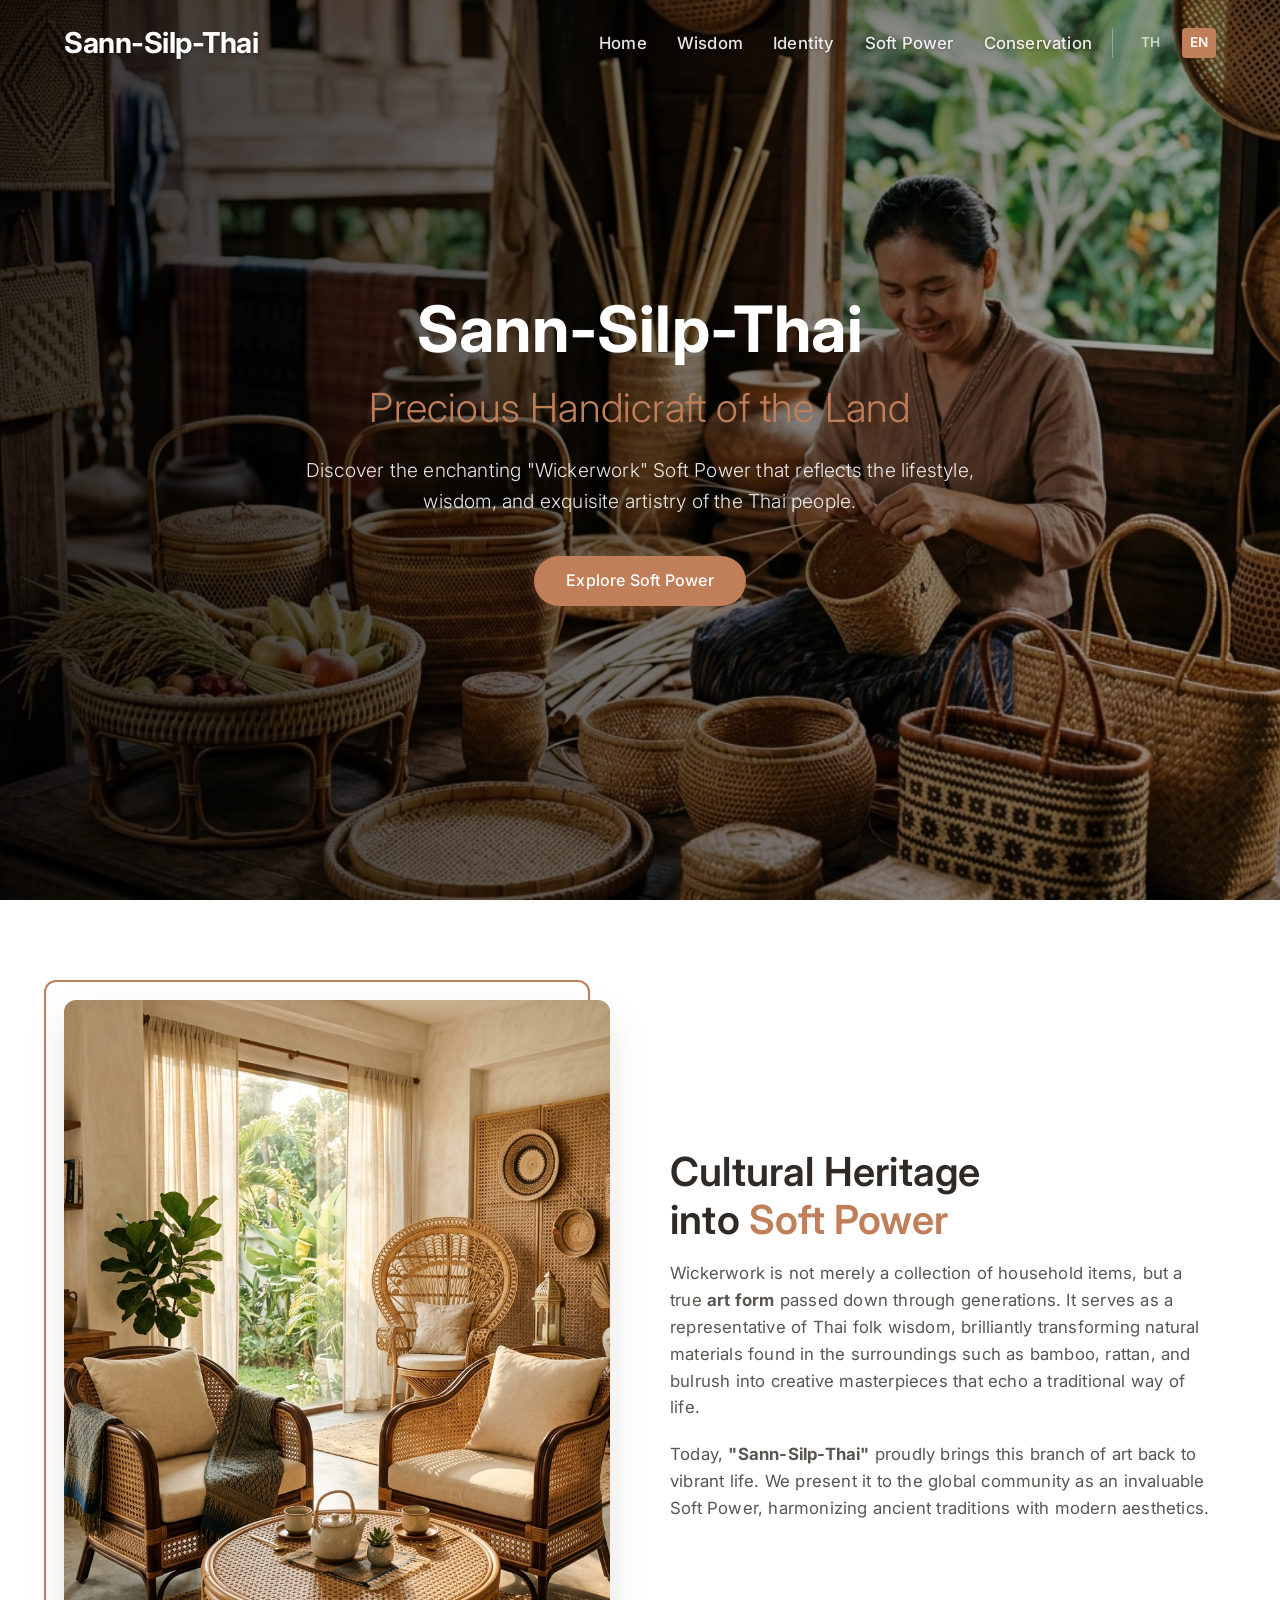
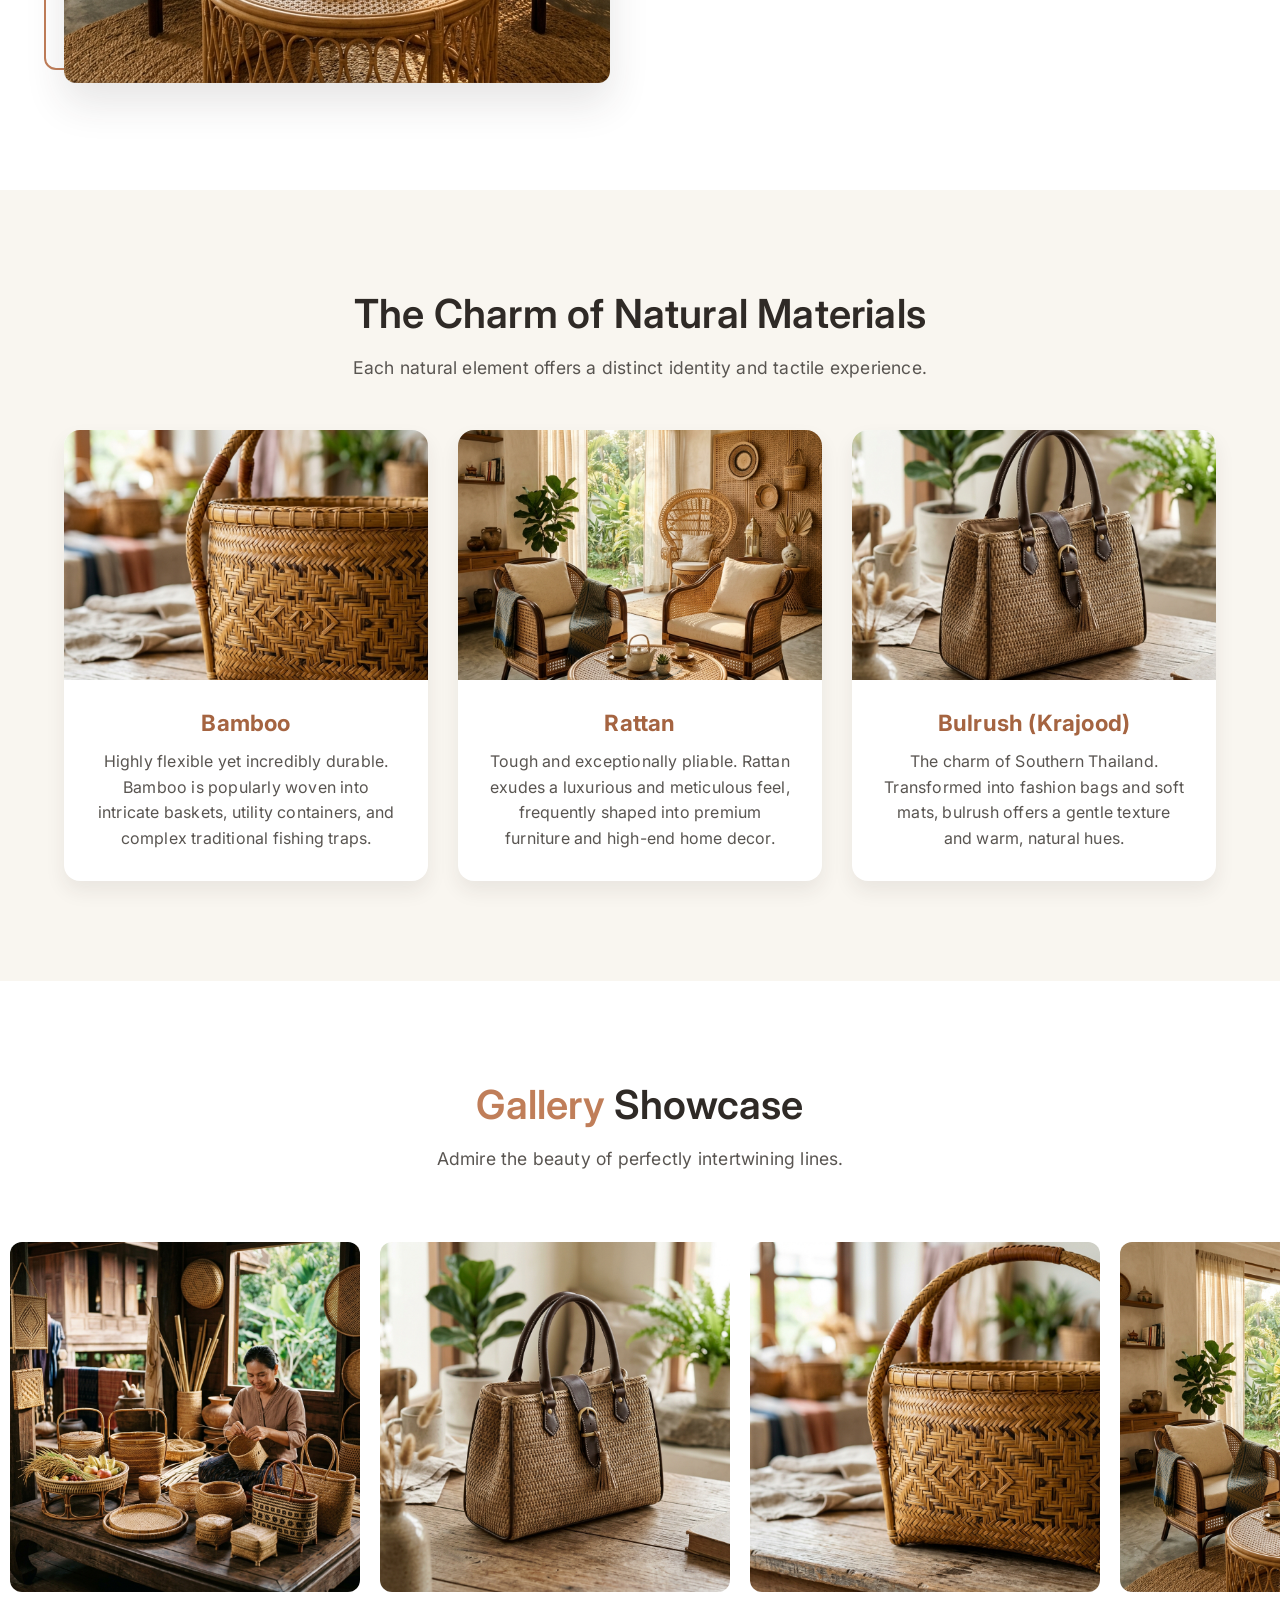
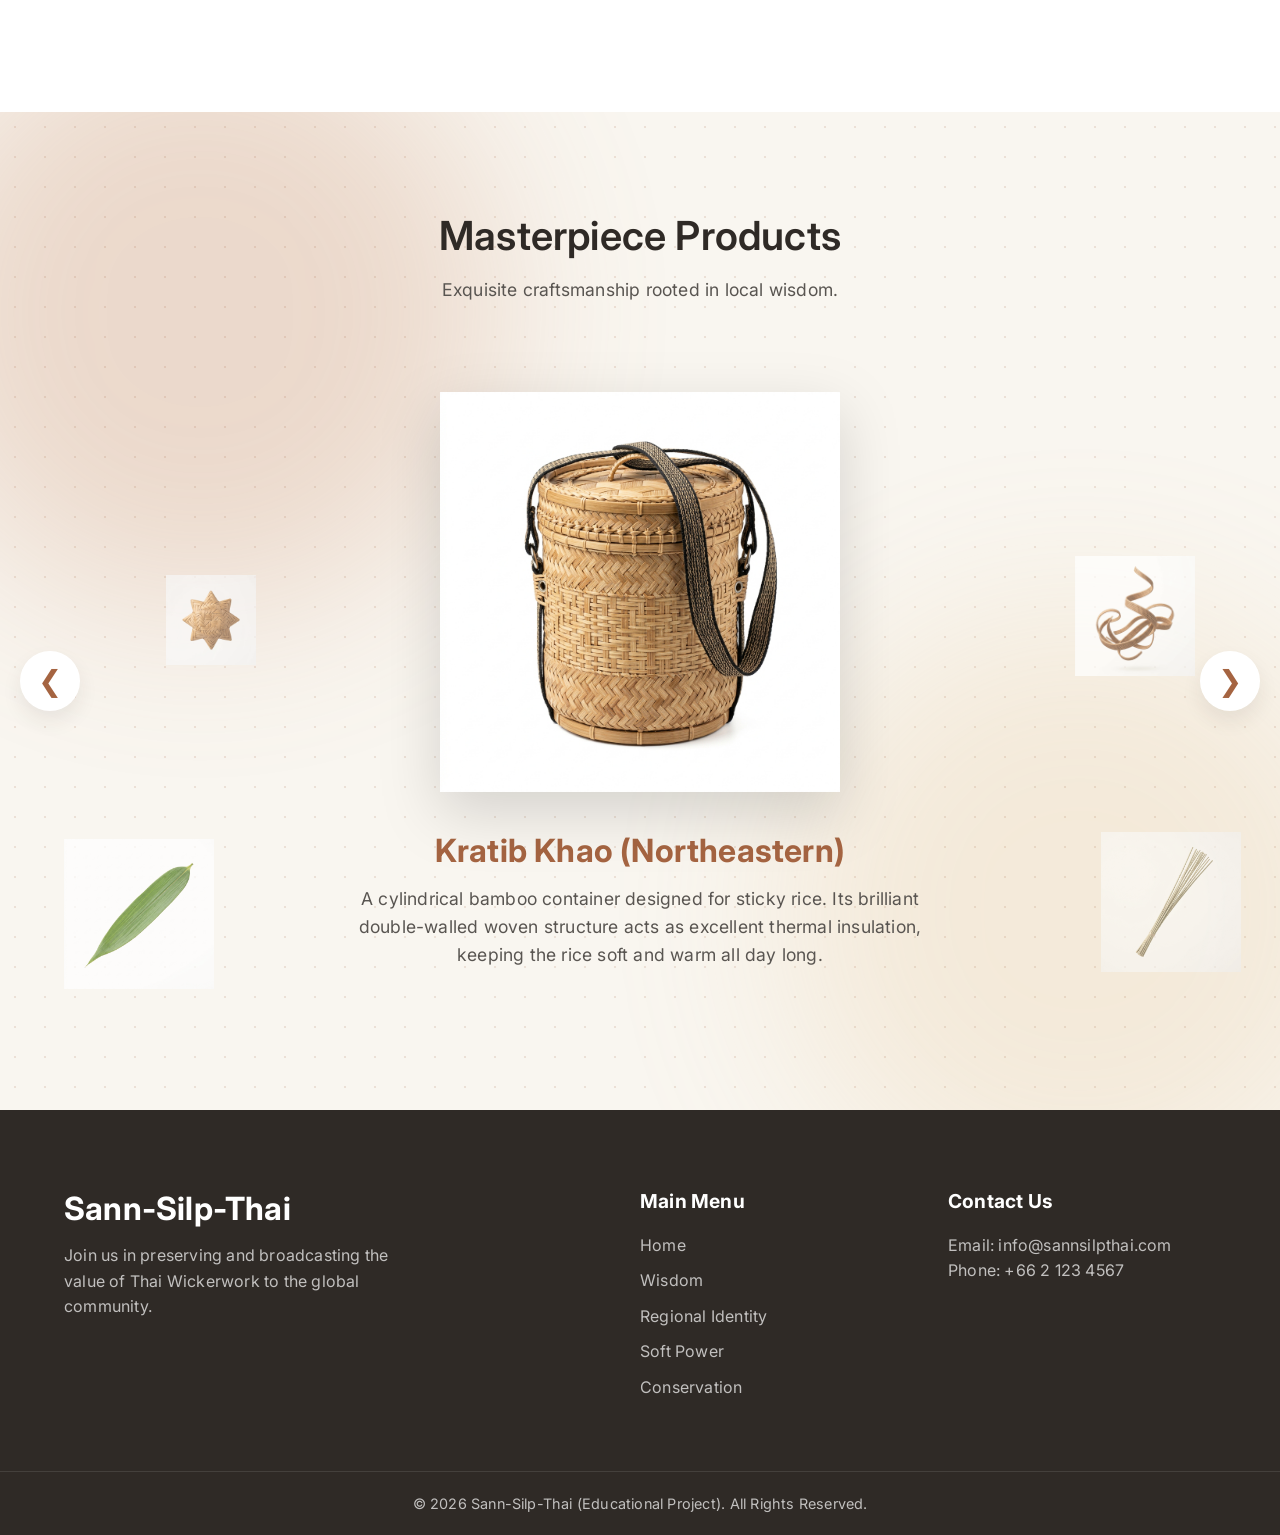
<file: index-en.html>
<!DOCTYPE html>
<html lang="en">

<head>
    <meta charset="UTF-8">
    <meta name="viewport" content="width=device-width, initial-scale=1.0">
    <meta name="description"
        content="Sann-Silp-Thai - Promoting Thailand's Soft Power through the exquisite art of Wickerwork.">
    <title>Sann-Silp-Thai | Thai Wickerwork Handicraft</title>
    <!-- Google Fonts -->
    <link rel="preconnect" href="https://fonts.googleapis.com">
    <link rel="preconnect" href="https://fonts.gstatic.com" crossorigin>
    <link
        href="https://fonts.googleapis.com/css2?family=IBM+Plex+Sans+Thai+Looped:wght@300;400;500;600;700&family=Inter:wght@400;500;600;700&display=swap"
        rel="stylesheet">
    <!-- Custom CSS -->
    <link rel="stylesheet" href="css/styles.css">
</head>

<body class="loading">

    <!-- Preloader Plugin (Pla Tapian) -->
    <div id="preloader">
        <div class="pla-tapian-loader">
            <svg viewBox="0 0 100 100" width="100" height="100">
                <polygon points="50,20 80,50 50,80 20,50" fill="var(--clr-primary)" stroke="var(--clr-bg-light)"
                    stroke-width="2" stroke-linejoin="round" />
                <line x1="35" y1="35" x2="65" y2="65" stroke="var(--clr-bg-light)" stroke-width="1.5" />
                <line x1="35" y1="65" x2="65" y2="35" stroke="var(--clr-bg-light)" stroke-width="1.5" />
                <line x1="50" y1="20" x2="50" y2="80" stroke="var(--clr-bg-light)" stroke-width="1.5" />
                <line x1="20" y1="50" x2="80" y2="50" stroke="var(--clr-bg-light)" stroke-width="1.5" />
                <polygon points="20,50 0,30 0,70" fill="var(--clr-primary-dark)" stroke="var(--clr-bg-light)"
                    stroke-width="2" stroke-linejoin="round" />
                <polygon points="35,35 20,10 50,20" fill="var(--clr-primary-dark)" stroke="var(--clr-bg-light)"
                    stroke-width="2" stroke-linejoin="round" />
                <polygon points="35,65 20,90 50,80" fill="var(--clr-primary-dark)" stroke="var(--clr-bg-light)"
                    stroke-width="2" stroke-linejoin="round" />
                <circle cx="70" cy="50" r="3" fill="var(--clr-bg-light)" />
            </svg>
        </div>
        <div class="loader-text">Loading...</div>
    </div>

    <!-- Header / Nav -->
    <header id="main-header">
        <div class="nav-container">
            <a href="#" class="logo">Sann-Silp-Thai</a>
            <nav>
                <ul class="nav-links">
                    <li><a href="index-en.html" class="active">Home</a></li>
                    <li><a href="history-en.html">Wisdom</a></li>
                    <li><a href="regions-en.html">Identity</a></li>
                    <li><a href="soft-power-en.html">Soft Power</a></li>
                    <li><a href="save-craft-en.html">Conservation</a></li>
                </ul>
                <div class="lang-switch">
                    <a href="index.html" title="ภาษาไทย">TH</a>
                    <span class="separator">|</span>
                    <a href="index-en.html" class="active" title="English">EN</a>
                </div>
                <div class="hamburger">
                    <span class="bar"></span>
                    <span class="bar"></span>
                    <span class="bar"></span>
                </div>
            </nav>
        </div>
    </header>

    <!-- Hero Section -->
    <section id="hero">
        <div class="hero-bg" style="background-image: url('assets/images/hero_wicker.png');"></div>
        <div class="hero-overlay"></div>
        <div class="hero-content fade-in-up">
            <h1 class="hero-title">Sann-Silp-Thai<br><span>Precious Handicraft of the Land</span></h1>
            <p class="hero-subtitle">Discover the enchanting "Wickerwork" Soft Power that reflects the lifestyle,<br>wisdom, and exquisite artistry of the Thai people.</p>
            <a href="soft-power-en.html" class="btn btn-primary">Explore Soft Power</a>
        </div>
    </section>

    <!-- About Section -->
    <section id="about" class="section padding-y">
        <div class="container auto-grid align-center">
            <div class="about-image reveal fade-in-left">
                <img src="assets/images/rattan_wicker.png" alt="Rattan Wickerwork">
                <div class="image-backdrop"></div>
            </div>
            <div class="about-text reveal fade-in-right">
                <h2 class="section-title">Cultural Heritage<br>into <span>Soft Power</span></h2>
                <p>Wickerwork is not merely a collection of household items, but a true <strong>art form</strong> passed down through generations. It serves as a representative of Thai folk wisdom, brilliantly transforming natural materials found in the surroundings such as bamboo, rattan, and bulrush into creative masterpieces that echo a traditional way of life.</p>
                <p>Today, <strong>"Sann-Silp-Thai"</strong> proudly brings this branch of art back to vibrant life. We present it to the global community as an invaluable Soft Power, harmonizing ancient traditions with modern aesthetics.</p>
            </div>
        </div>
    </section>

    <!-- Categories Section -->
    <section id="categories" class="section padding-y bg-light gap-bottom">
        <div class="container text-center reveal fade-in-up">
            <h2 class="section-title">The Charm of Natural Materials</h2>
            <p class="section-subtitle">Each natural element offers a distinct identity and tactile experience.</p>
        </div>

        <div class="container grid-3 gap-lg category-grid">
            <!-- Item 1 -->
            <div class="card reveal fade-in-up" style="transition-delay: 0.1s;">
                <div class="card-img-wrapper">
                    <img src="assets/images/bamboo_wicker.png" alt="Bamboo Wickerwork" class="card-img">
                </div>
                <div class="card-body">
                    <h3>Bamboo</h3>
                    <p>Highly flexible yet incredibly durable. Bamboo is popularly woven into intricate baskets, utility containers, and complex traditional fishing traps.</p>
                </div>
            </div>

            <!-- Item 2 -->
            <div class="card reveal fade-in-up" style="transition-delay: 0.2s;">
                <div class="card-img-wrapper">
                    <img src="assets/images/rattan_wicker.png" alt="Rattan Wickerwork" class="card-img">
                </div>
                <div class="card-body">
                    <h3>Rattan</h3>
                    <p>Tough and exceptionally pliable. Rattan exudes a luxurious and meticulous feel, frequently shaped into premium furniture and high-end home decor.</p>
                </div>
            </div>

            <!-- Item 3 -->
            <div class="card reveal fade-in-up" style="transition-delay: 0.3s;">
                <div class="card-img-wrapper">
                    <img src="assets/images/kra_jood_wicker.png" alt="Bulrush Wickerwork" class="card-img">
                </div>
                <div class="card-body">
                    <h3>Bulrush (Krajood)</h3>
                    <p>The charm of Southern Thailand. Transformed into fashion bags and soft mats, bulrush offers a gentle texture and warm, natural hues.</p>
                </div>
            </div>
        </div>
    </section>

    <!-- Gallery Section -->
    <section id="gallery" class="section padding-y">
        <div class="container text-center reveal fade-in-up">
            <h2 class="section-title"><span>Gallery</span> Showcase</h2>
            <p class="section-subtitle">Admire the beauty of perfectly intertwining lines.</p>
        </div>
        <div class="marquee-wrapper reveal fade-in">
            <div class="marquee-track">
                <!-- Group 1 -->
                <div class="marquee-item"><img src="assets/images/hero_wicker.png" alt="Thai Handicraft"><div class="gallery-overlay"><span>Rural Artistry</span></div></div>
                <div class="marquee-item"><img src="assets/images/kra_jood_wicker.png" alt="Thai Handicraft"><div class="gallery-overlay"><span>Bulrush Fashion Bag</span></div></div>
                <div class="marquee-item"><img src="assets/images/bamboo_wicker.png" alt="Thai Handicraft"><div class="gallery-overlay"><span>Bamboo Intricacy</span></div></div>
                <div class="marquee-item"><img src="assets/images/rattan_wicker.png" alt="Thai Handicraft"><div class="gallery-overlay"><span>Contemporary Rattan Furniture</span></div></div>
                <div class="marquee-item"><img src="assets/images/gallery_new_1.png" alt="Thai Handicraft"><div class="gallery-overlay"><span>Hands of an Artisan</span></div></div>
                <div class="marquee-item"><img src="assets/images/gallery_new_2.png" alt="Thai Handicraft"><div class="gallery-overlay"><span>Everyday Companion</span></div></div>
                <div class="marquee-item"><img src="assets/images/gallery_new_3.png" alt="Thai Handicraft"><div class="gallery-overlay"><span>Luxury Yan Lipao</span></div></div>
                <div class="marquee-item"><img src="assets/images/gallery_new_4.png" alt="Thai Handicraft"><div class="gallery-overlay"><span>Market Colors</span></div></div>
                <div class="marquee-item"><img src="assets/images/gallery_new_5.png" alt="Thai Handicraft"><div class="gallery-overlay"><span>Smile Beneath the Ngob</span></div></div>
                <!-- Group 2 (Duplicated for Seamless Loop) -->
                <div class="marquee-item"><img src="assets/images/hero_wicker.png" alt="Thai Handicraft"><div class="gallery-overlay"><span>Rural Artistry</span></div></div>
                <div class="marquee-item"><img src="assets/images/kra_jood_wicker.png" alt="Thai Handicraft"><div class="gallery-overlay"><span>Bulrush Fashion Bag</span></div></div>
                <div class="marquee-item"><img src="assets/images/bamboo_wicker.png" alt="Thai Handicraft"><div class="gallery-overlay"><span>Bamboo Intricacy</span></div></div>
                <div class="marquee-item"><img src="assets/images/rattan_wicker.png" alt="Thai Handicraft"><div class="gallery-overlay"><span>Contemporary Rattan Furniture</span></div></div>
                <div class="marquee-item"><img src="assets/images/gallery_new_1.png" alt="Thai Handicraft"><div class="gallery-overlay"><span>Hands of an Artisan</span></div></div>
                <div class="marquee-item"><img src="assets/images/gallery_new_2.png" alt="Thai Handicraft"><div class="gallery-overlay"><span>Everyday Companion</span></div></div>
                <div class="marquee-item"><img src="assets/images/gallery_new_3.png" alt="Thai Handicraft"><div class="gallery-overlay"><span>Luxury Yan Lipao</span></div></div>
                <div class="marquee-item"><img src="assets/images/gallery_new_4.png" alt="Thai Handicraft"><div class="gallery-overlay"><span>Market Colors</span></div></div>
                <div class="marquee-item"><img src="assets/images/gallery_new_5.png" alt="Thai Handicraft"><div class="gallery-overlay"><span>Smile Beneath the Ngob</span></div></div>
            </div>
        </div>
    </section>

    <!-- Product Showcase Section -->
    <section id="product-showcase" class="product-showcase reveal fade-in">
        <div class="showcase-bg-container">
            <div class="showcase-bg-texture"></div>
        </div>
        <div class="container text-center relative z-10">
            <h2 class="section-title">Masterpiece Products</h2>
            <p class="section-subtitle">Exquisite craftsmanship rooted in local wisdom.</p>
        </div>
        
        <div class="carousel-wrap relative z-10">
            <!-- Global Floating Particles -->
            <div class="floating-particles">
                <img src="assets/images/el_bamboo.png" class="floating-element el-1" alt="">
                <img src="assets/images/el_strip.png" class="floating-element el-2" alt="">
                <img src="assets/images/el_fern.png" class="floating-element el-3" alt="">
                <img src="assets/images/el_reed.png" class="floating-element el-4" alt="">
                <img src="assets/images/el_star.png" class="floating-element el-5" alt="">
            </div>

            <button class="carousel-btn prev" aria-label="Previous Products">&#10094;</button>
            <div class="carousel-track">
                
                <div class="carousel-slide">
                    <div class="carousel-img-container">
                        <img src="assets/images/product_kratib.png" alt="Isan Kratib" class="carousel-img">
                    </div>
                    <div class="carousel-content">
                        <h3>Kratib Khao (Northeastern)</h3>
                        <p>A cylindrical bamboo container designed for sticky rice. Its brilliant double-walled woven structure acts as excellent thermal insulation, keeping the rice soft and warm all day long.</p>
                    </div>
                </div>

                <div class="carousel-slide">
                    <div class="carousel-img-container">
                        <img src="assets/images/product_ngob.png" alt="Central Ngob Hat" class="carousel-img">
                    </div>
                    <div class="carousel-content">
                        <h3>Ngob (Central)</h3>
                        <p>The iconic Thai farmer's hat. Woven from palm leaves over a structural bamboo frame, it allows supreme airflow while efficiently protecting the wearer from harsh sun and rain.</p>
                    </div>
                </div>

                <div class="carousel-slide">
                    <div class="carousel-img-container">
                        <img src="assets/images/product_lipao.png" alt="Yan Lipao Handbag" class="carousel-img">
                    </div>
                    <div class="carousel-content">
                        <h3>Yan Lipao Handbag (Southern)</h3>
                        <p>A pinnacle of Southern Thai luxury handicraft. Thin threads of climbing ferns are meticulously plaited into complex geometric patterns, often embellished with elegant gold or silver clasps.</p>
                    </div>
                </div>

                <div class="carousel-slide">
                    <div class="carousel-img-container">
                        <img src="assets/images/product_kong_khao.png" alt="Northern Kong Khao" class="carousel-img">
                    </div>
                    <div class="carousel-content">
                        <h3>Kong Khao (Northern)</h3>
                        <p>A tall, elegant container used by Lanna people for sticky rice. Featuring a distinctive wooden cross base and a domed lid, it beautifully reflects the identity and lifestyle of the North.</p>
                    </div>
                </div>

                <div class="carousel-slide">
                    <div class="carousel-img-container">
                        <img src="assets/images/product_basket.png" alt="Woven Takhra Basket" class="carousel-img">
                    </div>
                    <div class="carousel-content">
                        <h3>Bamboo Basket (Central)</h3>
                        <p>A versatile carrying basket used for daily shopping or temple offerings. Bound tightly with thick rattan along the edges, it is designed for immense strength and longevity.</p>
                    </div>
                </div>

                <div class="carousel-slide">
                    <!-- Floating Raw Materials -->
                    <img src="assets/images/el_bamboo.png" class="floating-element el-1" alt="">
                    <img src="assets/images/el_strip.png" class="floating-element el-2" alt="">
                    <img src="assets/images/el_fern.png" class="floating-element el-3" alt="">

                    <div class="carousel-img-container">
                        <img src="assets/images/product_krajood.png" alt="Krajood Tote Bag" class="carousel-img">
                    </div>
                    <div class="carousel-content">
                        <h3>Krajood Bag (Southern)</h3>
                        <p>Bulrush sedge woven into contemporary fashion tote bags. Known for its distinctively soft texture, natural beige hues, and minimalist elegance.</p>
                    </div>
                </div>

            </div>
            <button class="carousel-btn next" aria-label="Next Products">&#10095;</button>
        </div>
    </section>
    <!-- Footer -->
    <footer id="contact">
        <div class="container footer-content">
            <div class="footer-brand">
                <h2>Sann-Silp-Thai</h2>
                <p>Join us in preserving and broadcasting the value of Thai Wickerwork to the global community.</p>
            </div>
            <div class="footer-links">
                <h3>Main Menu</h3>
                <ul>
                    <li><a href="index-en.html">Home</a></li>
                    <li><a href="history-en.html">Wisdom</a></li>
                    <li><a href="regions-en.html">Regional Identity</a></li>
                    <li><a href="soft-power-en.html">Soft Power</a></li>
                    <li><a href="save-craft-en.html">Conservation</a></li>
                </ul>
            </div>
            <div class="footer-contact">
                <h3>Contact Us</h3>
                <p>Email: info@sannsilpthai.com</p>
                <p>Phone: +66 2 123 4567</p>
            </div>
        </div>
        <div class="footer-bottom">
            <p>&copy; 2026 Sann-Silp-Thai (Educational Project). All Rights Reserved.</p>
        </div>
    </footer>
    <!-- Scripts -->
    <script src="js/script.js"></script>
</body>

</html>
</file>
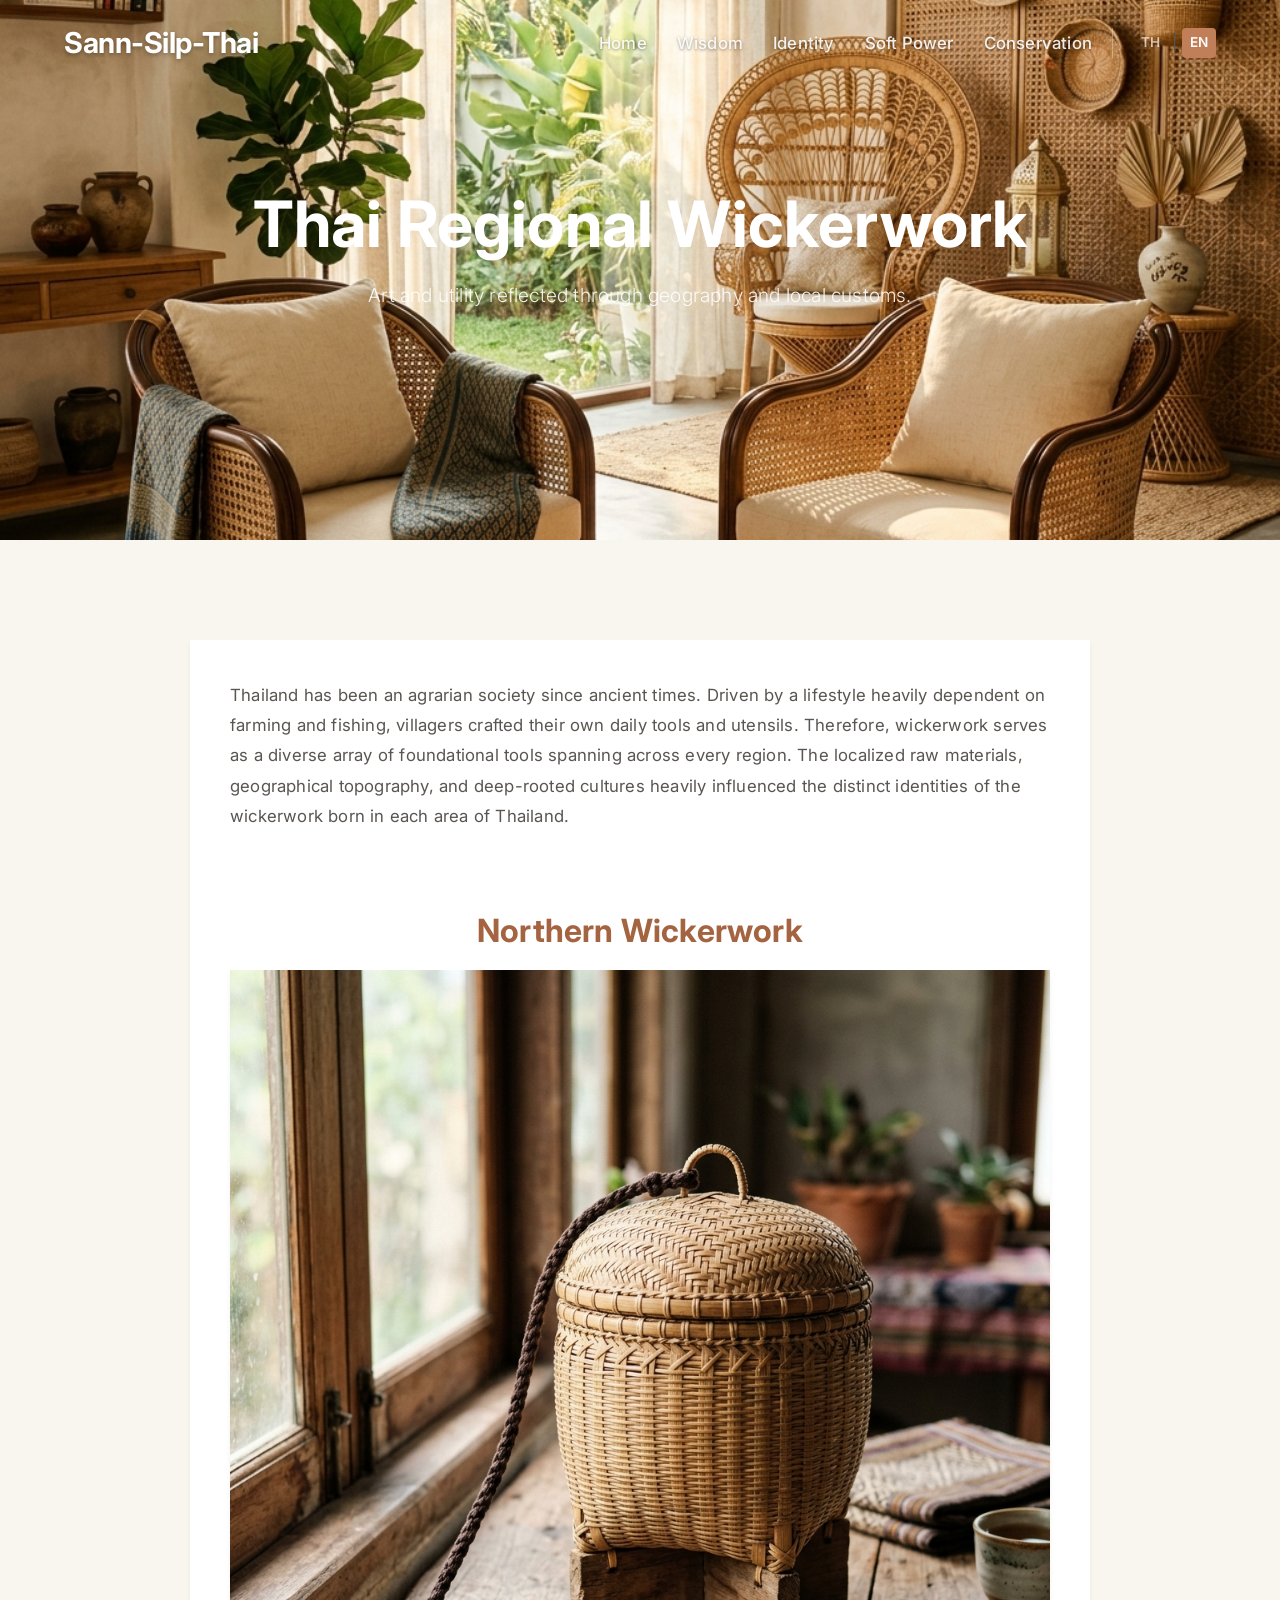
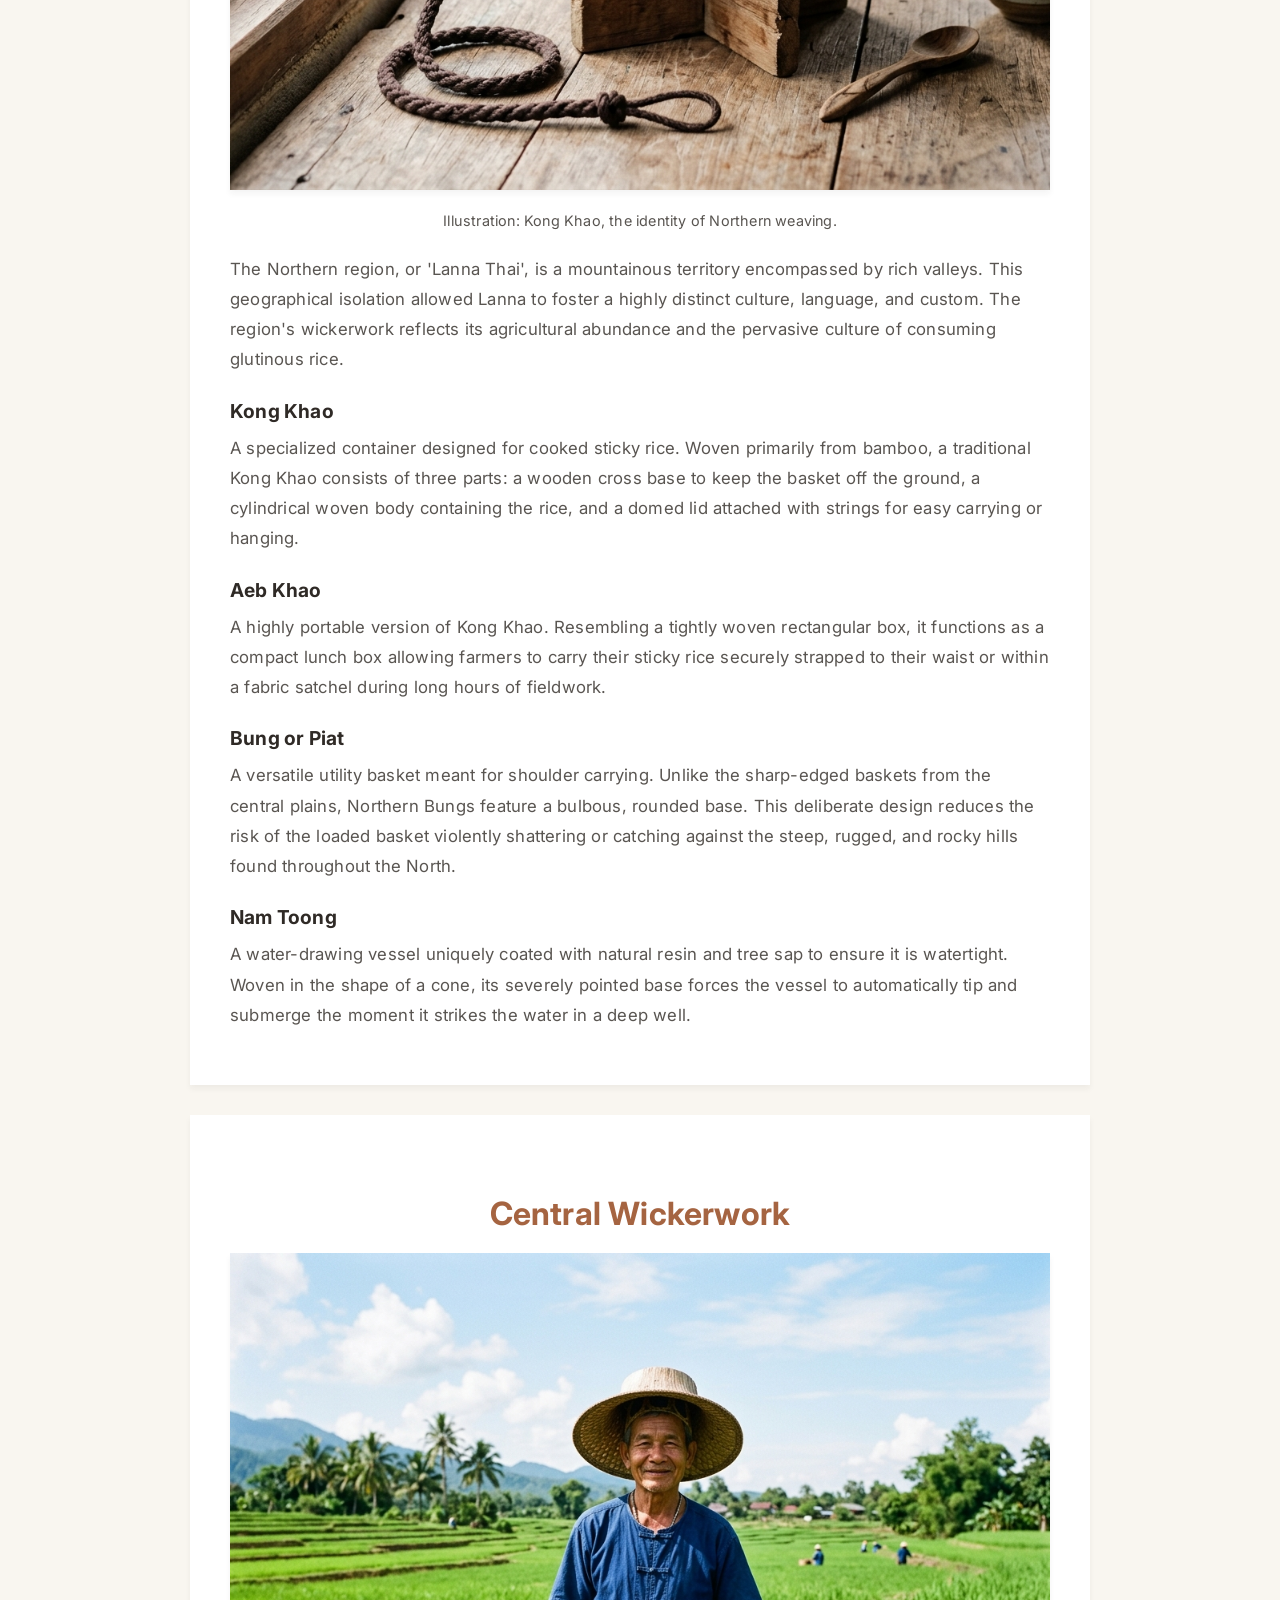
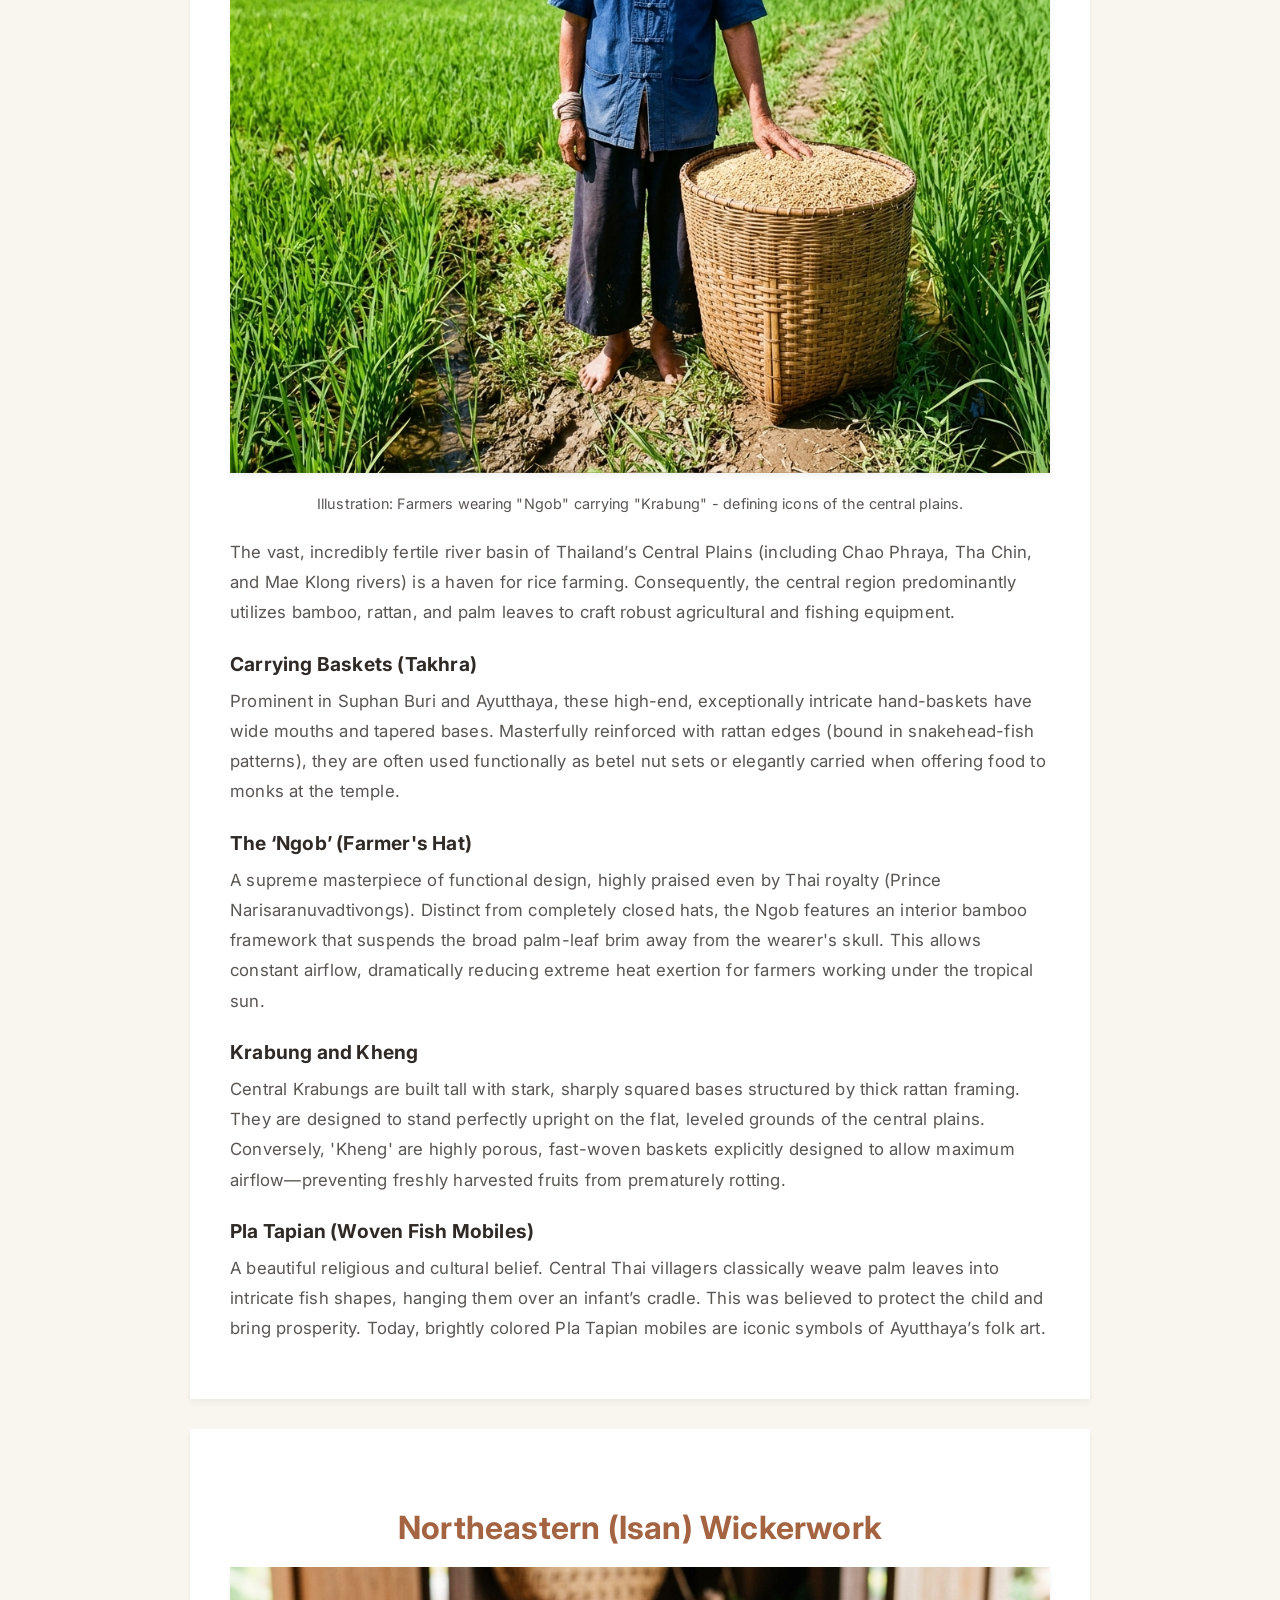
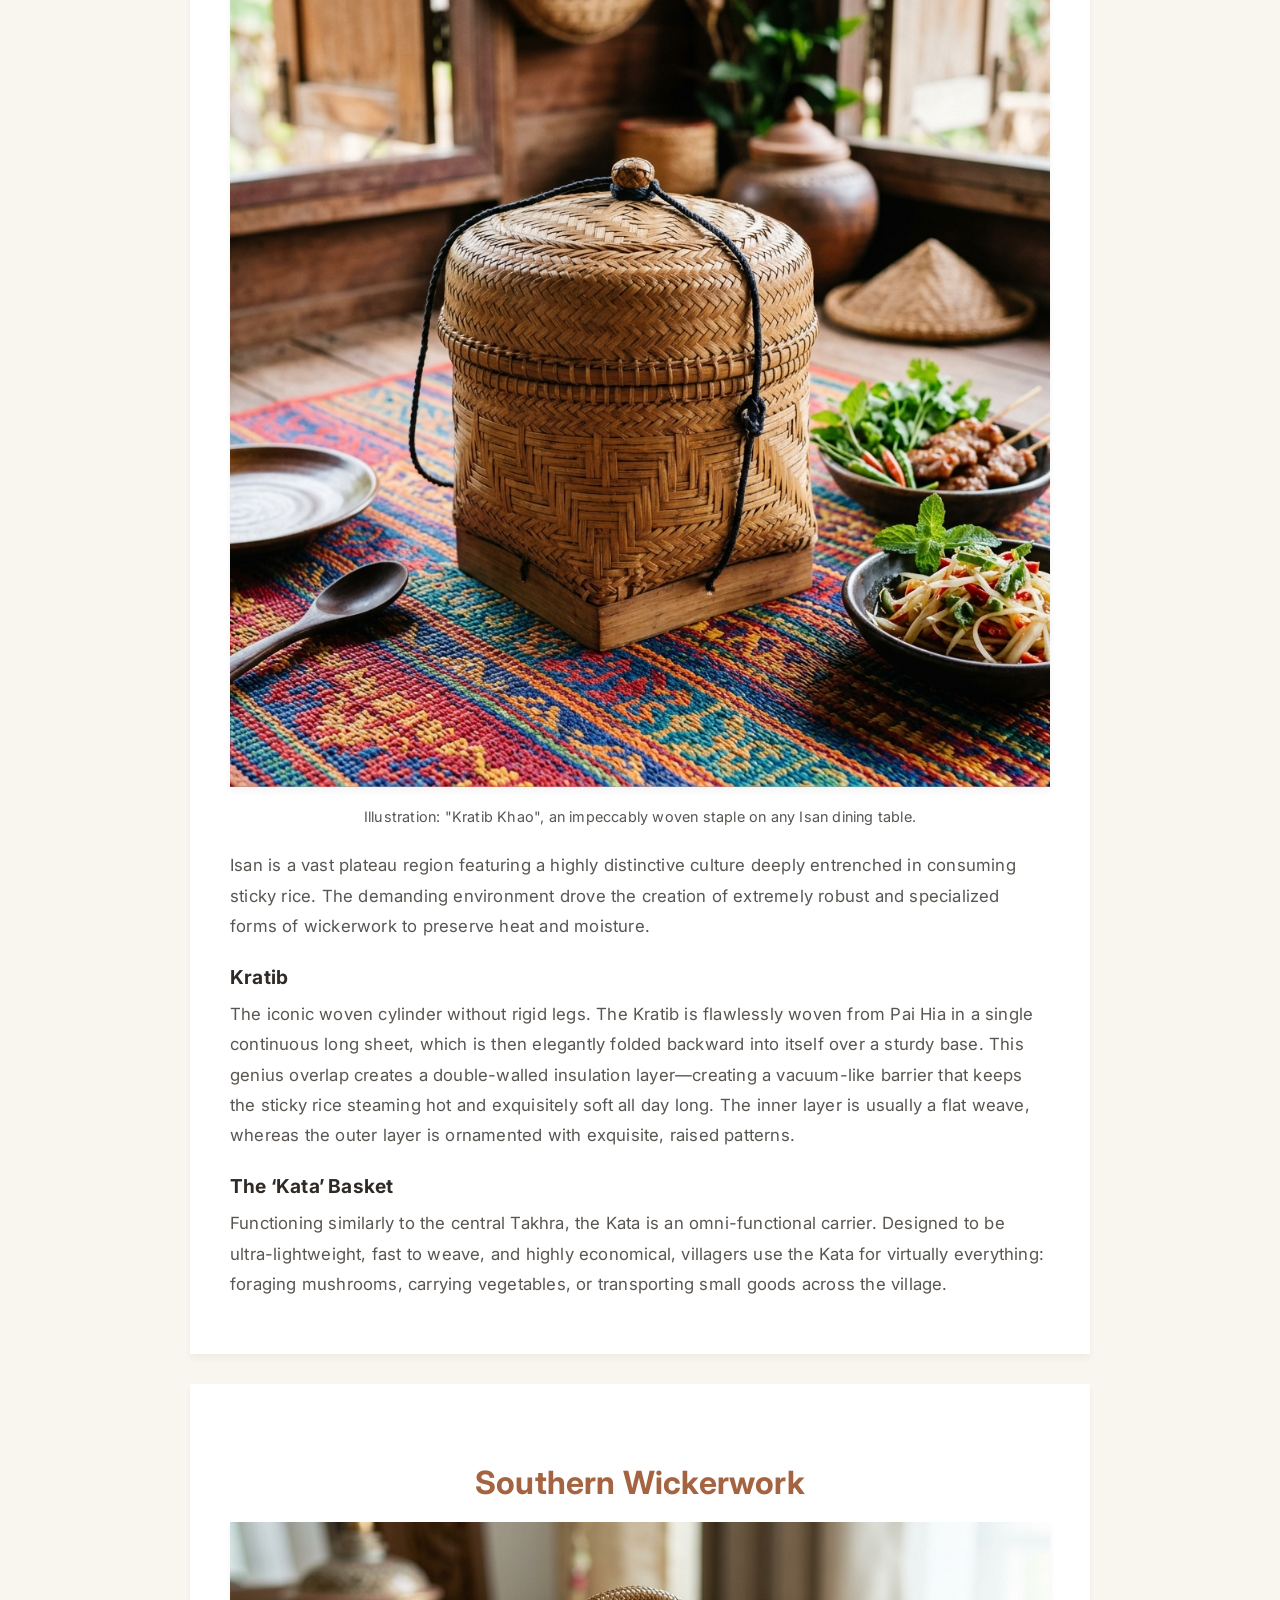
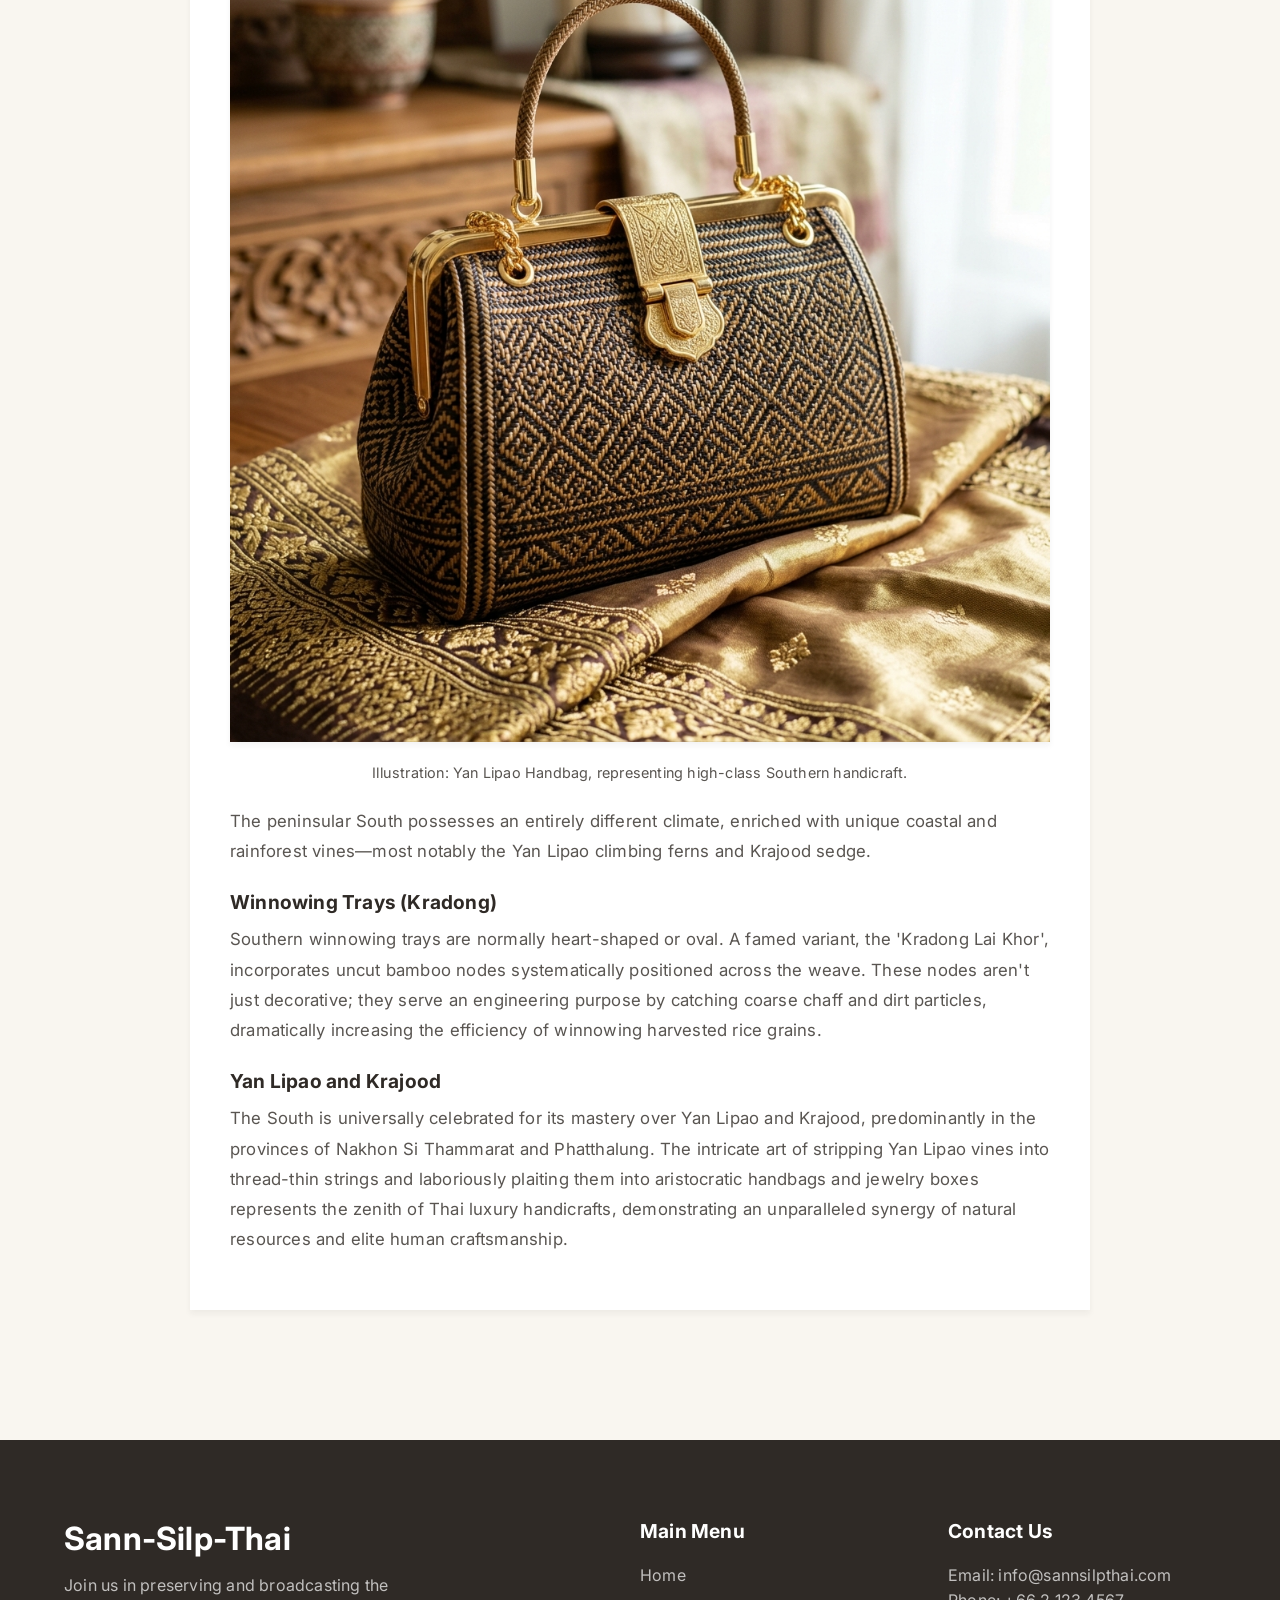
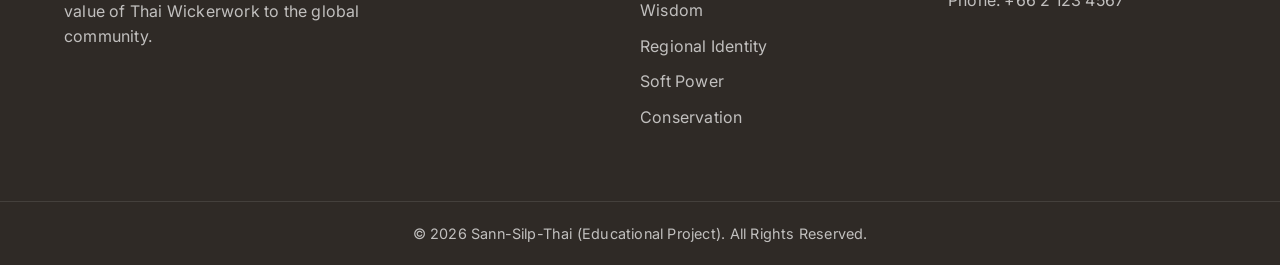
<file: regions-en.html>
<!DOCTYPE html>
<html lang="en">
<head>
    <meta charset="UTF-8">
    <meta name="viewport" content="width=device-width, initial-scale=1.0">
    <title>Regional Identity | Sann-Silp-Thai</title>
    <!-- Google Fonts -->
    <link rel="preconnect" href="https://fonts.googleapis.com">
    <link rel="preconnect" href="https://fonts.gstatic.com" crossorigin>
    <link href="https://fonts.googleapis.com/css2?family=IBM+Plex+Sans+Thai+Looped:wght@300;400;500;600;700&family=Inter:wght@400;500;600;700&display=swap" rel="stylesheet">
    <!-- Custom CSS -->
    <link rel="stylesheet" href="css/styles.css">
    <style>
        .long-article { max-width: 900px; margin: 0 auto; text-align: left; }
        .long-article h2 { color: var(--clr-primary-dark); font-size: 2rem; margin-top: 40px; margin-bottom: 20px; }
        .long-article h3 { color: var(--clr-primary); font-size: 1.5rem; margin-top: 30px; margin-bottom: 15px; border-bottom: 1px solid var(--clr-bg-light); padding-bottom: 5px; }
        .long-article h4 { color: var(--clr-text-heading); font-size: 1.2rem; margin-top: 25px; margin-bottom: 10px; }
        .long-article p { font-size: 1.05rem; line-height: 1.8; margin-bottom: 15px; }
        .article-block { background: var(--clr-white); padding: 40px; border-radius: var(--radius-md); box-shadow: var(--shadow-sm); margin-bottom: 30px; }
    </style>
</head>
<body class="loading">
    <!-- Preloader Plugin -->
    <div id="preloader">
        <div class="pla-tapian-loader">
            <svg viewBox="0 0 100 100" width="100" height="100">
                <polygon points="50,20 80,50 50,80 20,50" fill="var(--clr-primary)" stroke="var(--clr-bg-light)" stroke-width="2" stroke-linejoin="round" />
                <line x1="35" y1="35" x2="65" y2="65" stroke="var(--clr-bg-light)" stroke-width="1.5" />
                <line x1="35" y1="65" x2="65" y2="35" stroke="var(--clr-bg-light)" stroke-width="1.5" />
                <line x1="50" y1="20" x2="50" y2="80" stroke="var(--clr-bg-light)" stroke-width="1.5" />
                <line x1="20" y1="50" x2="80" y2="50" stroke="var(--clr-bg-light)" stroke-width="1.5" />
                <polygon points="20,50 0,30 0,70" fill="var(--clr-primary-dark)" stroke="var(--clr-bg-light)" stroke-width="2" stroke-linejoin="round" />
                <polygon points="35,35 20,10 50,20" fill="var(--clr-primary-dark)" stroke="var(--clr-bg-light)" stroke-width="2" stroke-linejoin="round" />
                <polygon points="35,65 20,90 50,80" fill="var(--clr-primary-dark)" stroke="var(--clr-bg-light)" stroke-width="2" stroke-linejoin="round" />
                <circle cx="70" cy="50" r="3" fill="var(--clr-bg-light)" />
            </svg>
        </div>
        <div class="loader-text">Loading...</div>
    </div>
    <!-- Header / Nav -->
    <header id="main-header">
        <div class="nav-container">
            <a href="index-en.html" class="logo">Sann-Silp-Thai</a>
            <nav>
                <ul class="nav-links">
                    <li><a href="index-en.html">Home</a></li>
                    <li><a href="history-en.html">Wisdom</a></li>
                    <li><a href="regions-en.html" class="active">Identity</a></li>
                    <li><a href="soft-power-en.html">Soft Power</a></li>
                    <li><a href="save-craft-en.html">Conservation</a></li>
                </ul>
                <div class="lang-switch">
                    <a href="regions.html" title="ภาษาไทย">TH</a>
                    <span class="separator">|</span>
                    <a href="regions-en.html" class="active" title="English">EN</a>
                </div>
                <div class="hamburger">
                    <span class="bar"></span><span class="bar"></span><span class="bar"></span>
                </div>
            </nav>
        </div>
    </header>

    <!-- Page Hero Banner -->
    <section class="page-hero" style="background-image: url('assets/images/rattan_wicker.png');">
        <div class="hero-overlay"></div>
        <div class="container relative z-10 text-center reveal fade-in-up">
            <h1 class="hero-title text-white">Thai Regional Wickerwork</h1>
            <p class="hero-subtitle text-white">Art and utility reflected through geography and local customs.</p>
        </div>
    </section>

    <section class="section bg-light padding-y">
        <div class="container long-article reveal fade-in-up">
            <div class="article-block">
                <p>Thailand has been an agrarian society since ancient times. Driven by a lifestyle heavily dependent on farming and fishing, villagers crafted their own daily tools and utensils. Therefore, wickerwork serves as a diverse array of foundational tools spanning across every region. The localized raw materials, geographical topography, and deep-rooted cultures heavily influenced the distinct identities of the wickerwork born in each area of Thailand.</p>
                <br>
                <h2 class="text-center">Northern Wickerwork</h2>
                <div class="content-image" style="text-align: center; margin: 20px 0;">
                    <img src="assets/images/north_kong_khao.png" alt="Kong Khao (Northern Basket)" style="max-width: 100%; border-radius: var(--radius-md); box-shadow: var(--shadow-sm);">
                    <p style="font-size: 0.9rem; color: var(--clr-text-light); margin-top: 10px;">Illustration: Kong Khao, the identity of Northern weaving.</p>
                </div>
                <p>The Northern region, or 'Lanna Thai', is a mountainous territory encompassed by rich valleys. This geographical isolation allowed Lanna to foster a highly distinct culture, language, and custom. The region's wickerwork reflects its agricultural abundance and the pervasive culture of consuming glutinous rice.</p>
                
                <h4>Kong Khao</h4>
                <p>A specialized container designed for cooked sticky rice. Woven primarily from bamboo, a traditional Kong Khao consists of three parts: a wooden cross base to keep the basket off the ground, a cylindrical woven body containing the rice, and a domed lid attached with strings for easy carrying or hanging.</p>
                
                <h4>Aeb Khao</h4>
                <p>A highly portable version of Kong Khao. Resembling a tightly woven rectangular box, it functions as a compact lunch box allowing farmers to carry their sticky rice securely strapped to their waist or within a fabric satchel during long hours of fieldwork.</p>

                <h4>Bung or Piat</h4>
                <p>A versatile utility basket meant for shoulder carrying. Unlike the sharp-edged baskets from the central plains, Northern Bungs feature a bulbous, rounded base. This deliberate design reduces the risk of the loaded basket violently shattering or catching against the steep, rugged, and rocky hills found throughout the North.</p>

                <h4>Nam Toong</h4>
                <p>A water-drawing vessel uniquely coated with natural resin and tree sap to ensure it is watertight. Woven in the shape of a cone, its severely pointed base forces the vessel to automatically tip and submerge the moment it strikes the water in a deep well.</p>
            </div>

            <div class="article-block">
                <h2 class="text-center">Central Wickerwork</h2>
                <div class="content-image" style="text-align: center; margin: 20px 0;">
                    <img src="assets/images/central_ngob_basket.png" alt="Ngob and Krabung in the Central plains" style="max-width: 100%; border-radius: var(--radius-md); box-shadow: var(--shadow-sm);">
                    <p style="font-size: 0.9rem; color: var(--clr-text-light); margin-top: 10px;">Illustration: Farmers wearing "Ngob" carrying "Krabung" - defining icons of the central plains.</p>
                </div>
                <p>The vast, incredibly fertile river basin of Thailand’s Central Plains (including Chao Phraya, Tha Chin, and Mae Klong rivers) is a haven for rice farming. Consequently, the central region predominantly utilizes bamboo, rattan, and palm leaves to craft robust agricultural and fishing equipment.</p>

                <h4>Carrying Baskets (Takhra)</h4>
                <p>Prominent in Suphan Buri and Ayutthaya, these high-end, exceptionally intricate hand-baskets have wide mouths and tapered bases. Masterfully reinforced with rattan edges (bound in snakehead-fish patterns), they are often used functionally as betel nut sets or elegantly carried when offering food to monks at the temple.</p>

                <h4>The ‘Ngob’ (Farmer's Hat)</h4>
                <p>A supreme masterpiece of functional design, highly praised even by Thai royalty (Prince Narisaranuvadtivongs). Distinct from completely closed hats, the Ngob features an interior bamboo framework that suspends the broad palm-leaf brim away from the wearer's skull. This allows constant airflow, dramatically reducing extreme heat exertion for farmers working under the tropical sun.</p>

                <h4>Krabung and Kheng</h4>
                <p>Central Krabungs are built tall with stark, sharply squared bases structured by thick rattan framing. They are designed to stand perfectly upright on the flat, leveled grounds of the central plains. Conversely, 'Kheng' are highly porous, fast-woven baskets explicitly designed to allow maximum airflow—preventing freshly harvested fruits from prematurely rotting.</p>

                <h4>Pla Tapian (Woven Fish Mobiles)</h4>
                <p>A beautiful religious and cultural belief. Central Thai villagers classically weave palm leaves into intricate fish shapes, hanging them over an infant’s cradle. This was believed to protect the child and bring prosperity. Today, brightly colored Pla Tapian mobiles are iconic symbols of Ayutthaya’s folk art.</p>
            </div>

            <div class="article-block">
                <h2 class="text-center">Northeastern (Isan) Wickerwork</h2>
                <div class="content-image" style="text-align: center; margin: 20px 0;">
                    <img src="assets/images/isan_kratib.png" alt="Kratib Khao" style="max-width: 100%; border-radius: var(--radius-md); box-shadow: var(--shadow-sm);">
                    <p style="font-size: 0.9rem; color: var(--clr-text-light); margin-top: 10px;">Illustration: "Kratib Khao", an impeccably woven staple on any Isan dining table.</p>
                </div>
                <p>Isan is a vast plateau region featuring a highly distinctive culture deeply entrenched in consuming sticky rice. The demanding environment drove the creation of extremely robust and specialized forms of wickerwork to preserve heat and moisture.</p>
                
                <h4>Kratib</h4>
                <p>The iconic woven cylinder without rigid legs. The Kratib is flawlessly woven from Pai Hia in a single continuous long sheet, which is then elegantly folded backward into itself over a sturdy base. This genius overlap creates a double-walled insulation layer—creating a vacuum-like barrier that keeps the sticky rice steaming hot and exquisitely soft all day long. The inner layer is usually a flat weave, whereas the outer layer is ornamented with exquisite, raised patterns.</p>

                <h4>The ‘Kata’ Basket</h4>
                <p>Functioning similarly to the central Takhra, the Kata is an omni-functional carrier. Designed to be ultra-lightweight, fast to weave, and highly economical, villagers use the Kata for virtually everything: foraging mushrooms, carrying vegetables, or transporting small goods across the village.</p>
            </div>

            <div class="article-block">
                <h2 class="text-center">Southern Wickerwork</h2>
                <div class="content-image" style="text-align: center; margin: 20px 0;">
                    <img src="assets/images/south_yan_lipao.png" alt="Yan Lipao Bag" style="max-width: 100%; border-radius: var(--radius-md); box-shadow: var(--shadow-sm);">
                    <p style="font-size: 0.9rem; color: var(--clr-text-light); margin-top: 10px;">Illustration: Yan Lipao Handbag, representing high-class Southern handicraft.</p>
                </div>
                <p>The peninsular South possesses an entirely different climate, enriched with unique coastal and rainforest vines—most notably the Yan Lipao climbing ferns and Krajood sedge.</p>
                
                <h4>Winnowing Trays (Kradong)</h4>
                <p>Southern winnowing trays are normally heart-shaped or oval. A famed variant, the 'Kradong Lai Khor', incorporates uncut bamboo nodes systematically positioned across the weave. These nodes aren't just decorative; they serve an engineering purpose by catching coarse chaff and dirt particles, dramatically increasing the efficiency of winnowing harvested rice grains.</p>

                <h4>Yan Lipao and Krajood</h4>
                <p>The South is universally celebrated for its mastery over Yan Lipao and Krajood, predominantly in the provinces of Nakhon Si Thammarat and Phatthalung. The intricate art of stripping Yan Lipao vines into thread-thin strings and laboriously plaiting them into aristocratic handbags and jewelry boxes represents the zenith of Thai luxury handicrafts, demonstrating an unparalleled synergy of natural resources and elite human craftsmanship.</p>
            </div>

        </div>
    </section>

    <!-- Footer -->
    <footer id="contact">
        <div class="container footer-content">
            <div class="footer-brand">
                <h2>Sann-Silp-Thai</h2>
                <p>Join us in preserving and broadcasting the value of Thai Wickerwork to the global community.</p>
            </div>
            <div class="footer-links">
                <h3>Main Menu</h3>
                <ul>
                    <li><a href="index-en.html">Home</a></li>
                    <li><a href="history-en.html">Wisdom</a></li>
                    <li><a href="regions-en.html">Regional Identity</a></li>
                    <li><a href="soft-power-en.html">Soft Power</a></li>
                    <li><a href="save-craft-en.html">Conservation</a></li>
                </ul>
            </div>
            <div class="footer-contact">
                <h3>Contact Us</h3>
                <p>Email: info@sannsilpthai.com</p>
                <p>Phone: +66 2 123 4567</p>
            </div>
        </div>
        <div class="footer-bottom">
            <p>&copy; 2026 Sann-Silp-Thai (Educational Project). All Rights Reserved.</p>
        </div>
    </footer>
    <script src="js/script.js"></script>
</body>
</html>
</file>
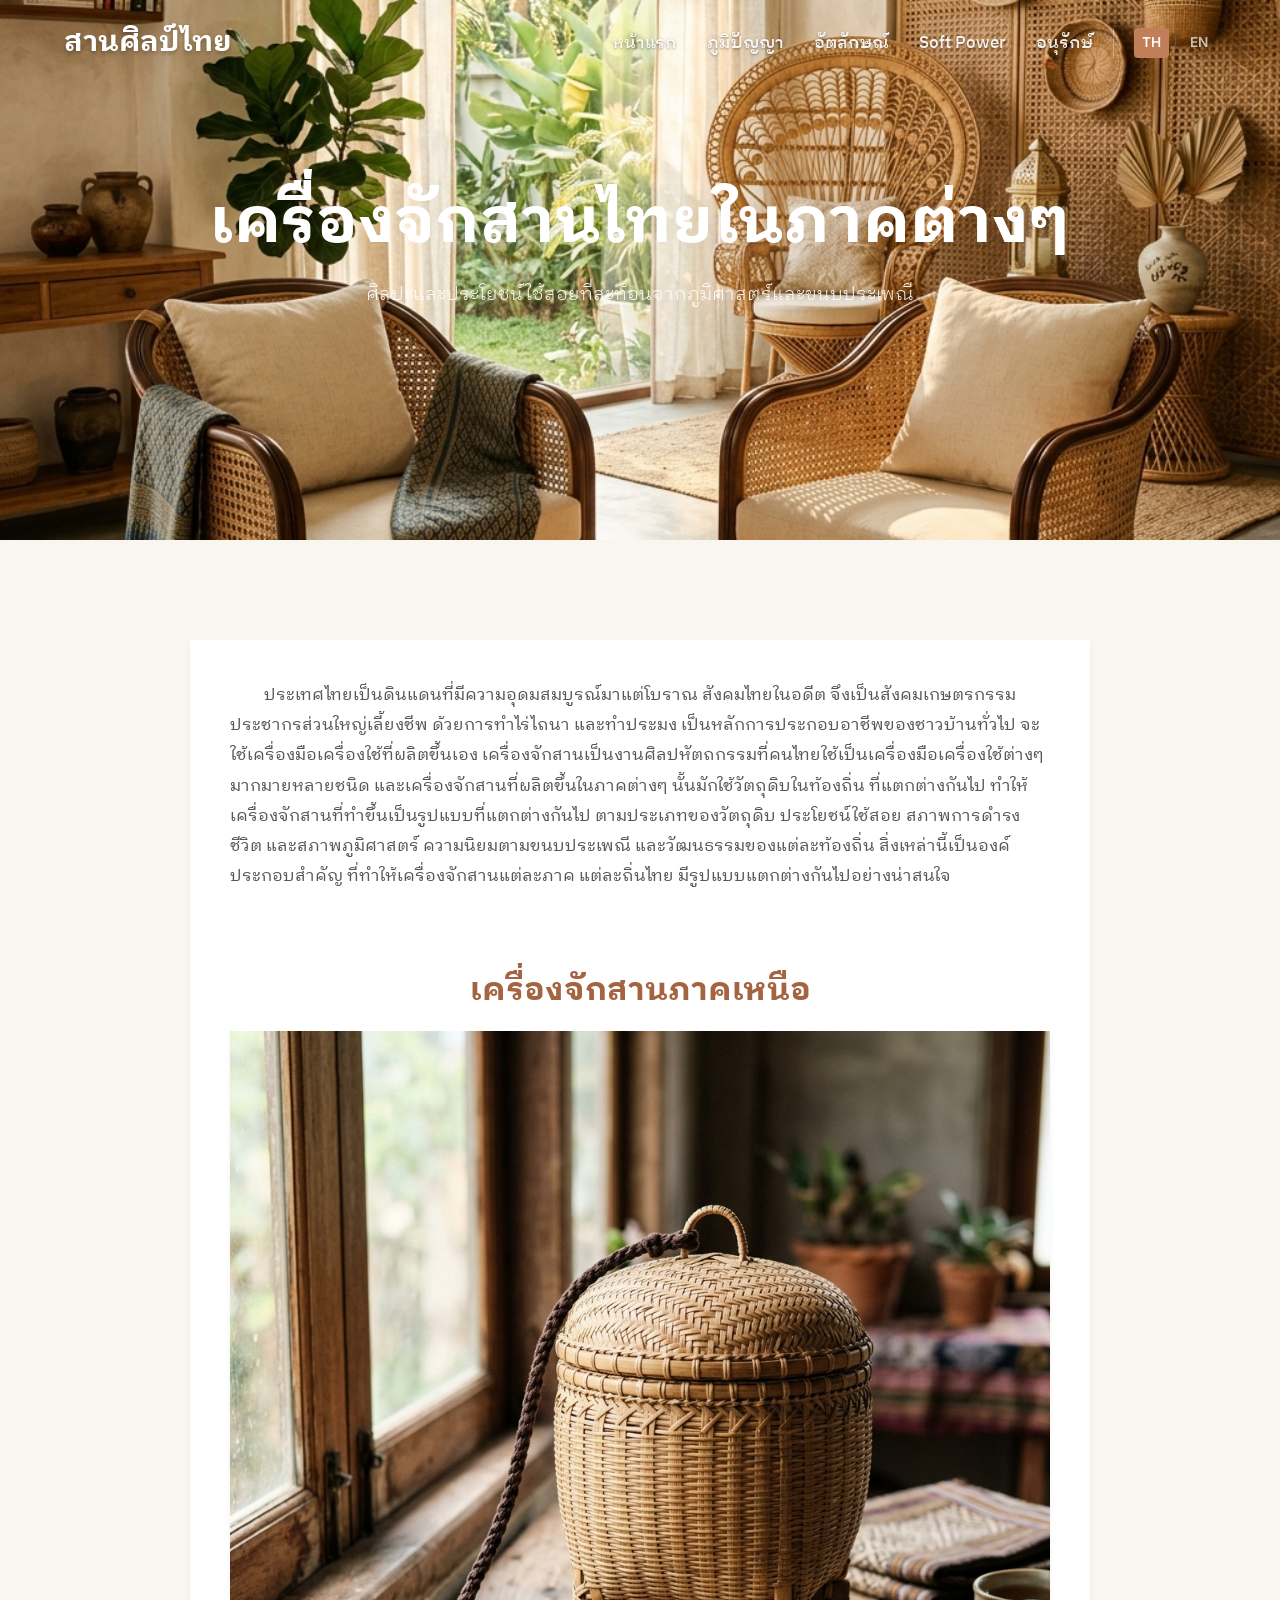
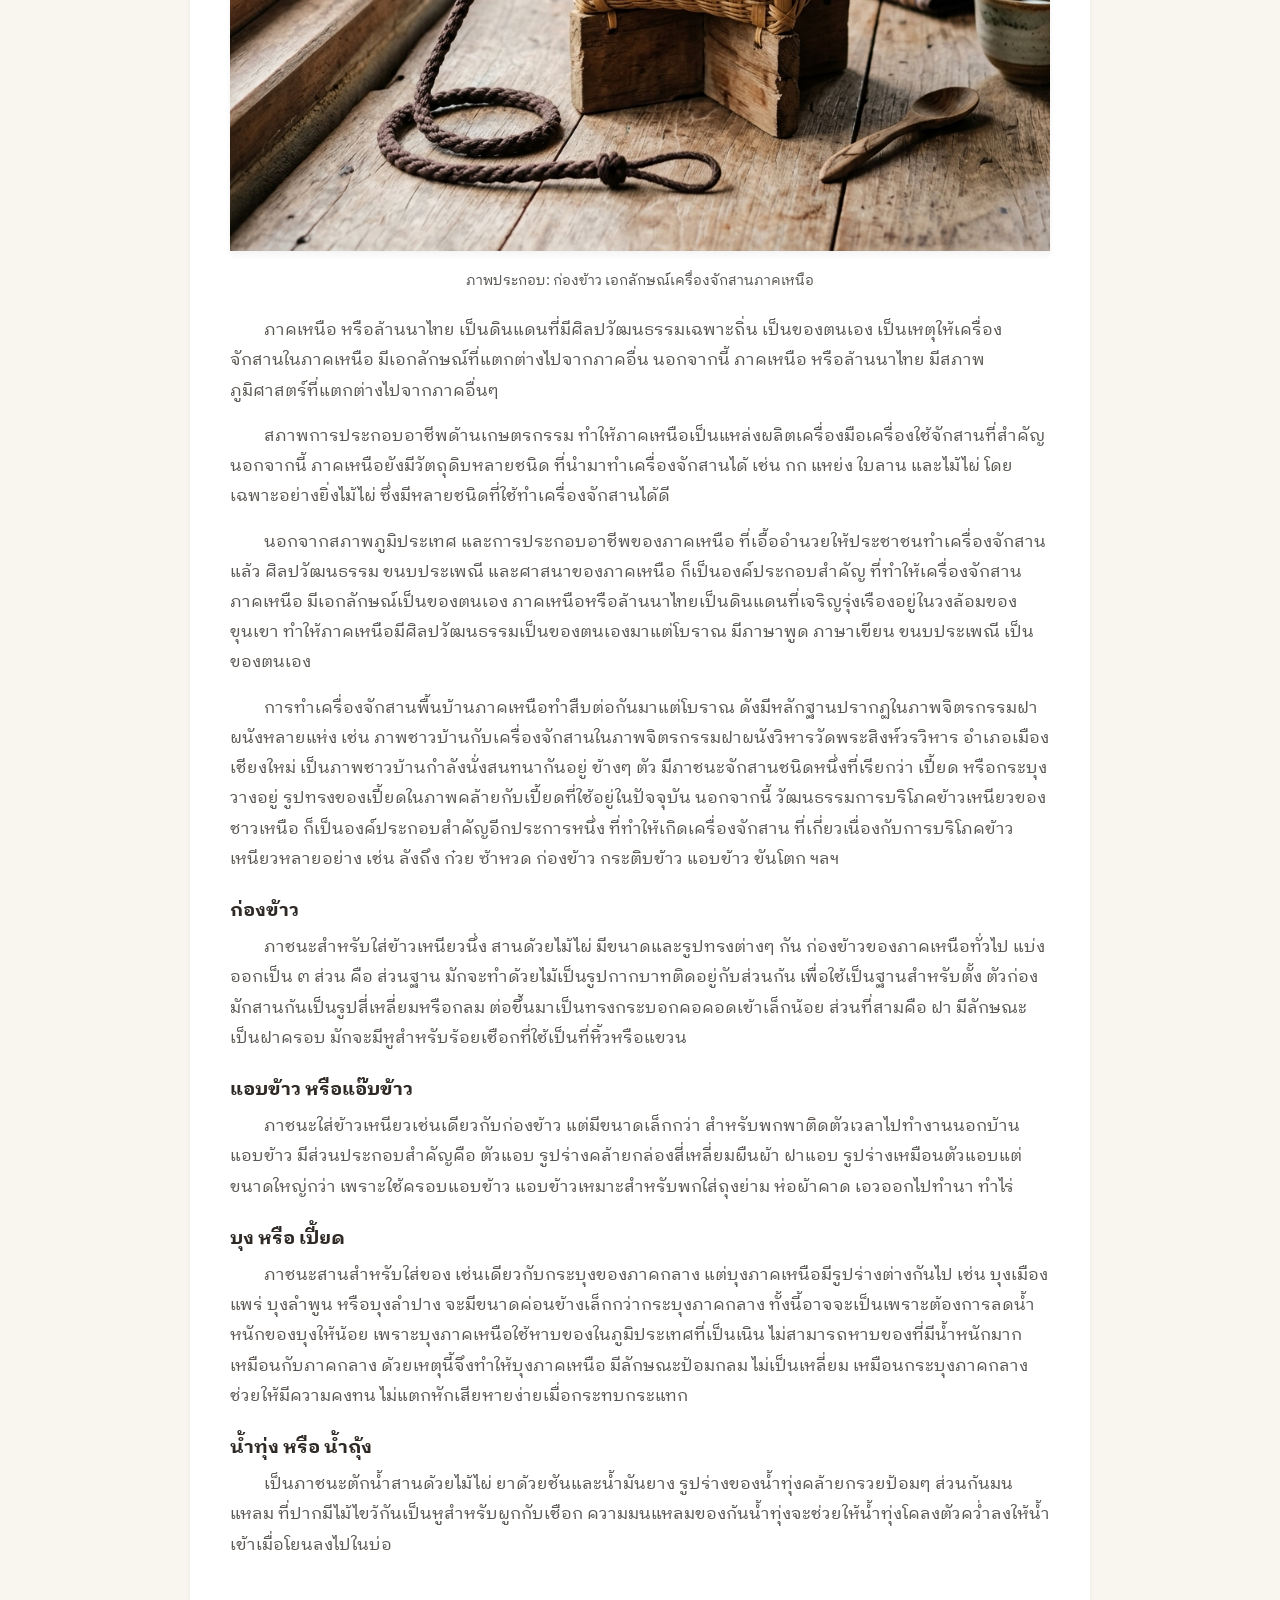
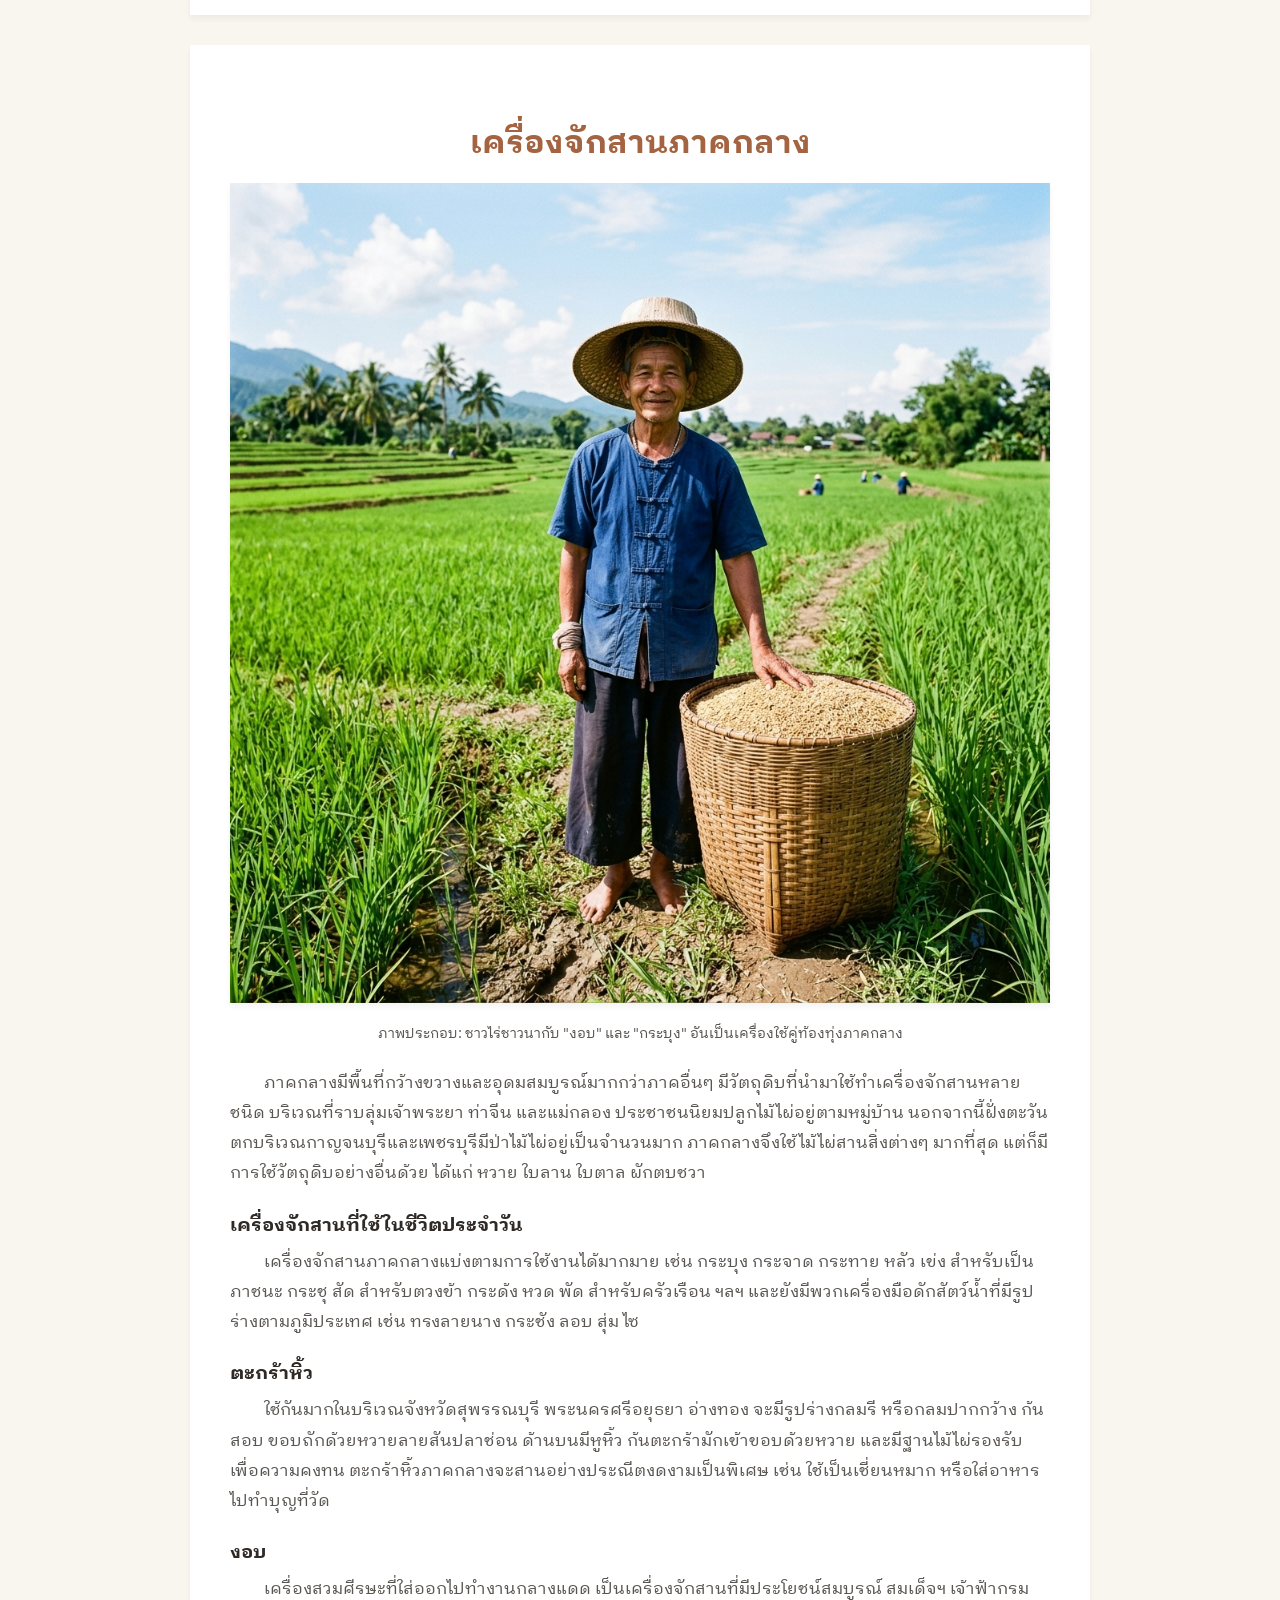
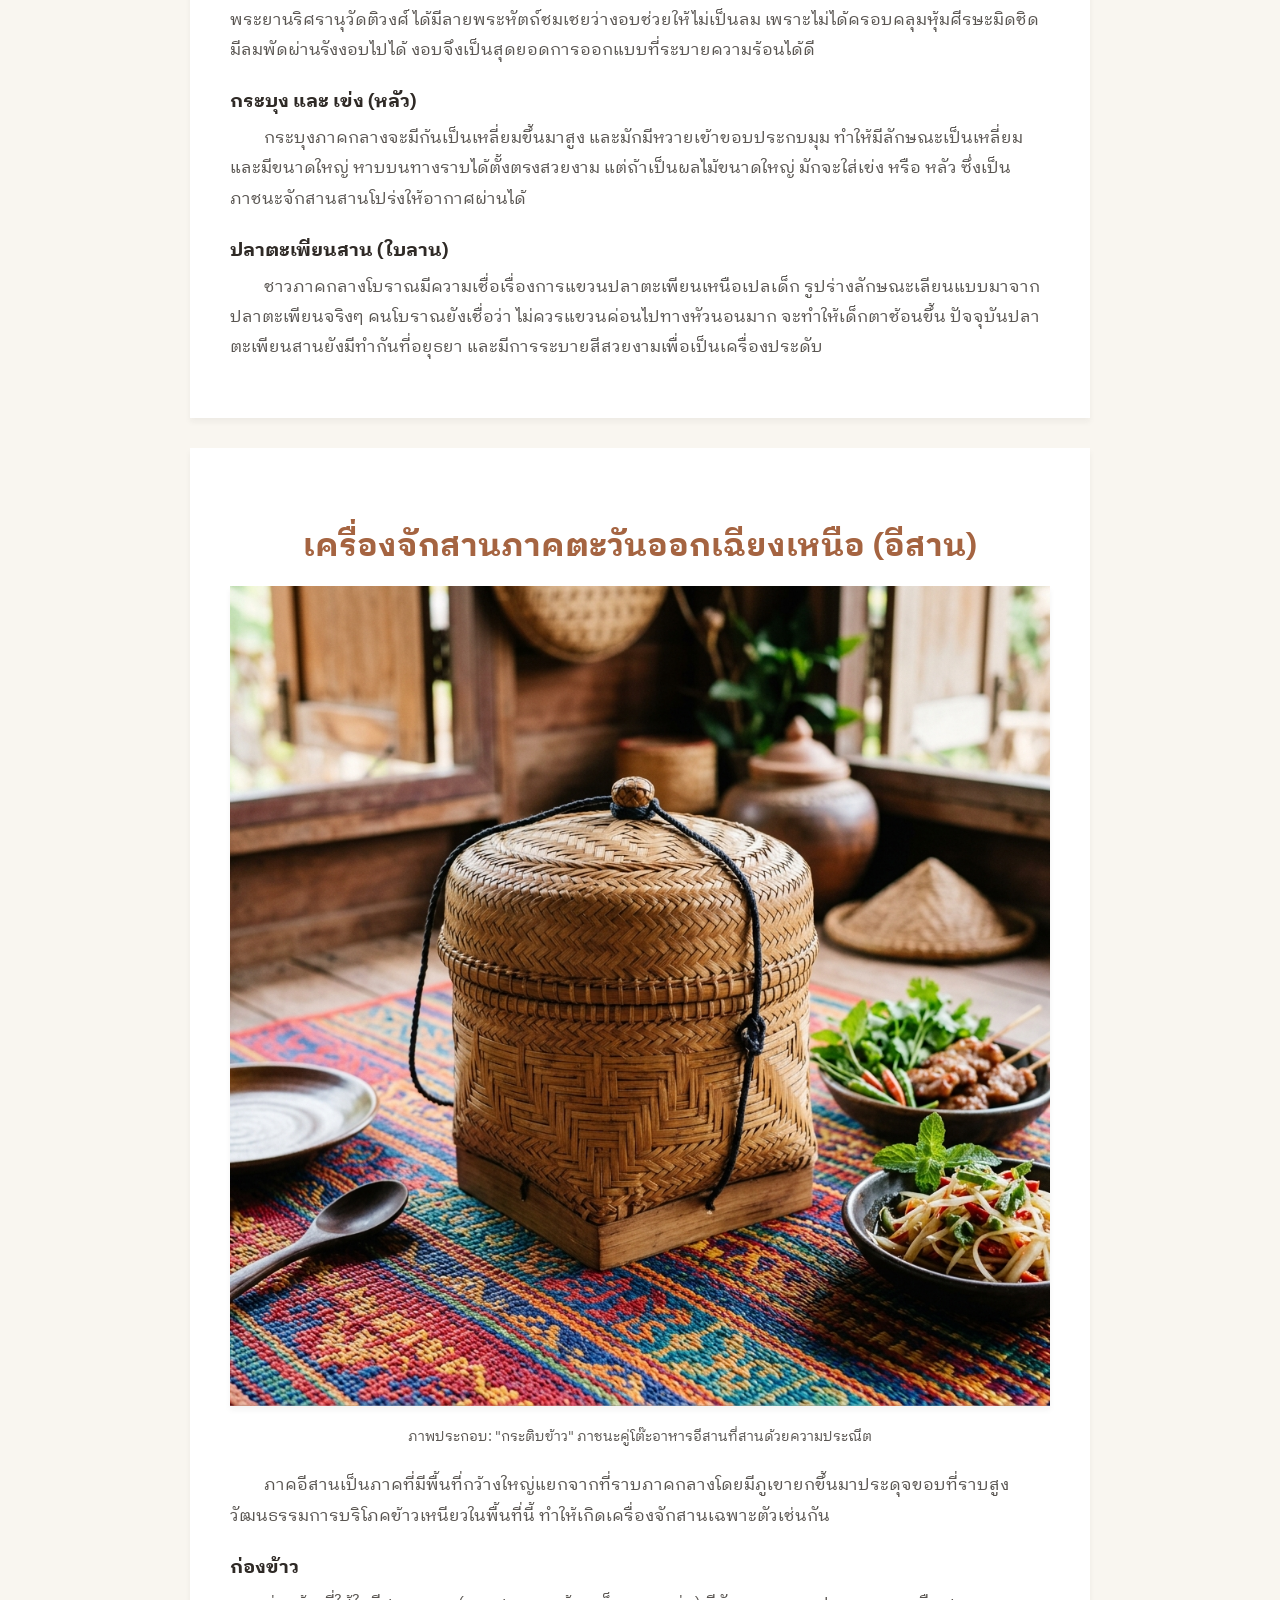
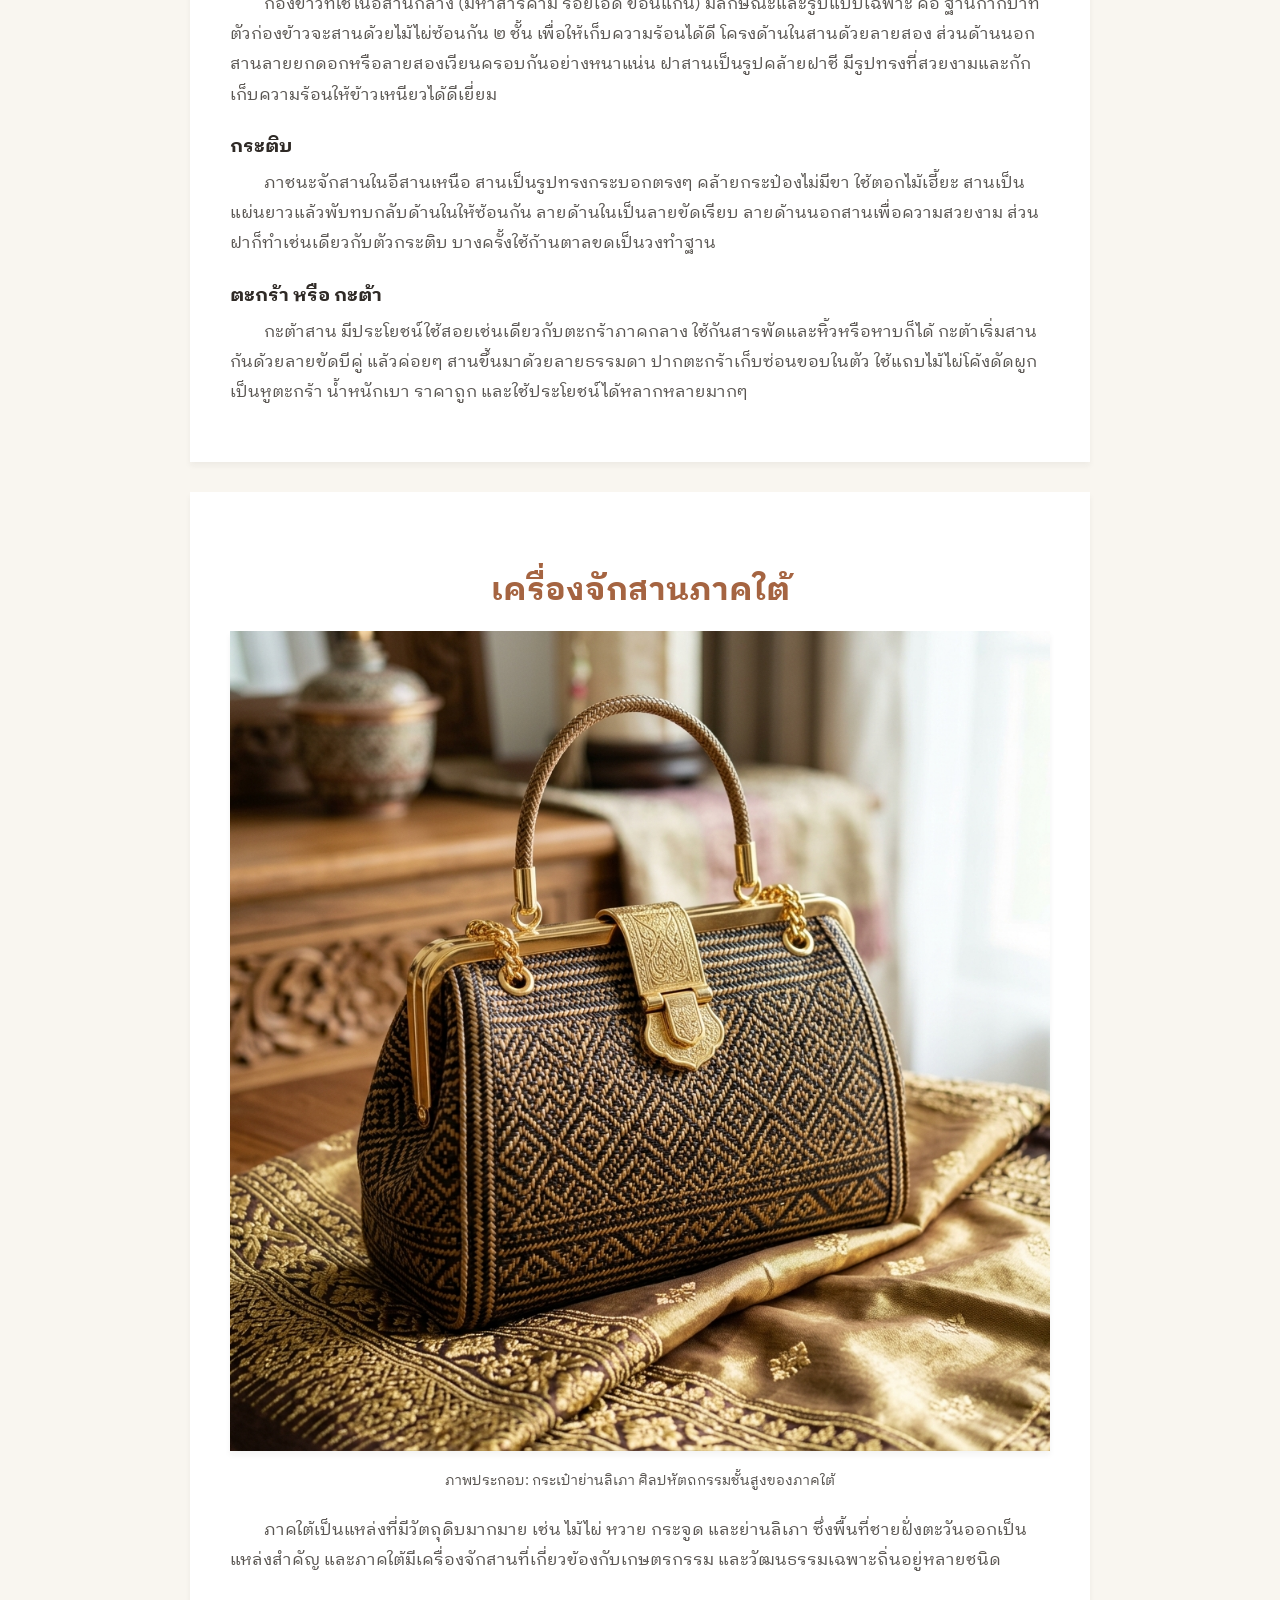
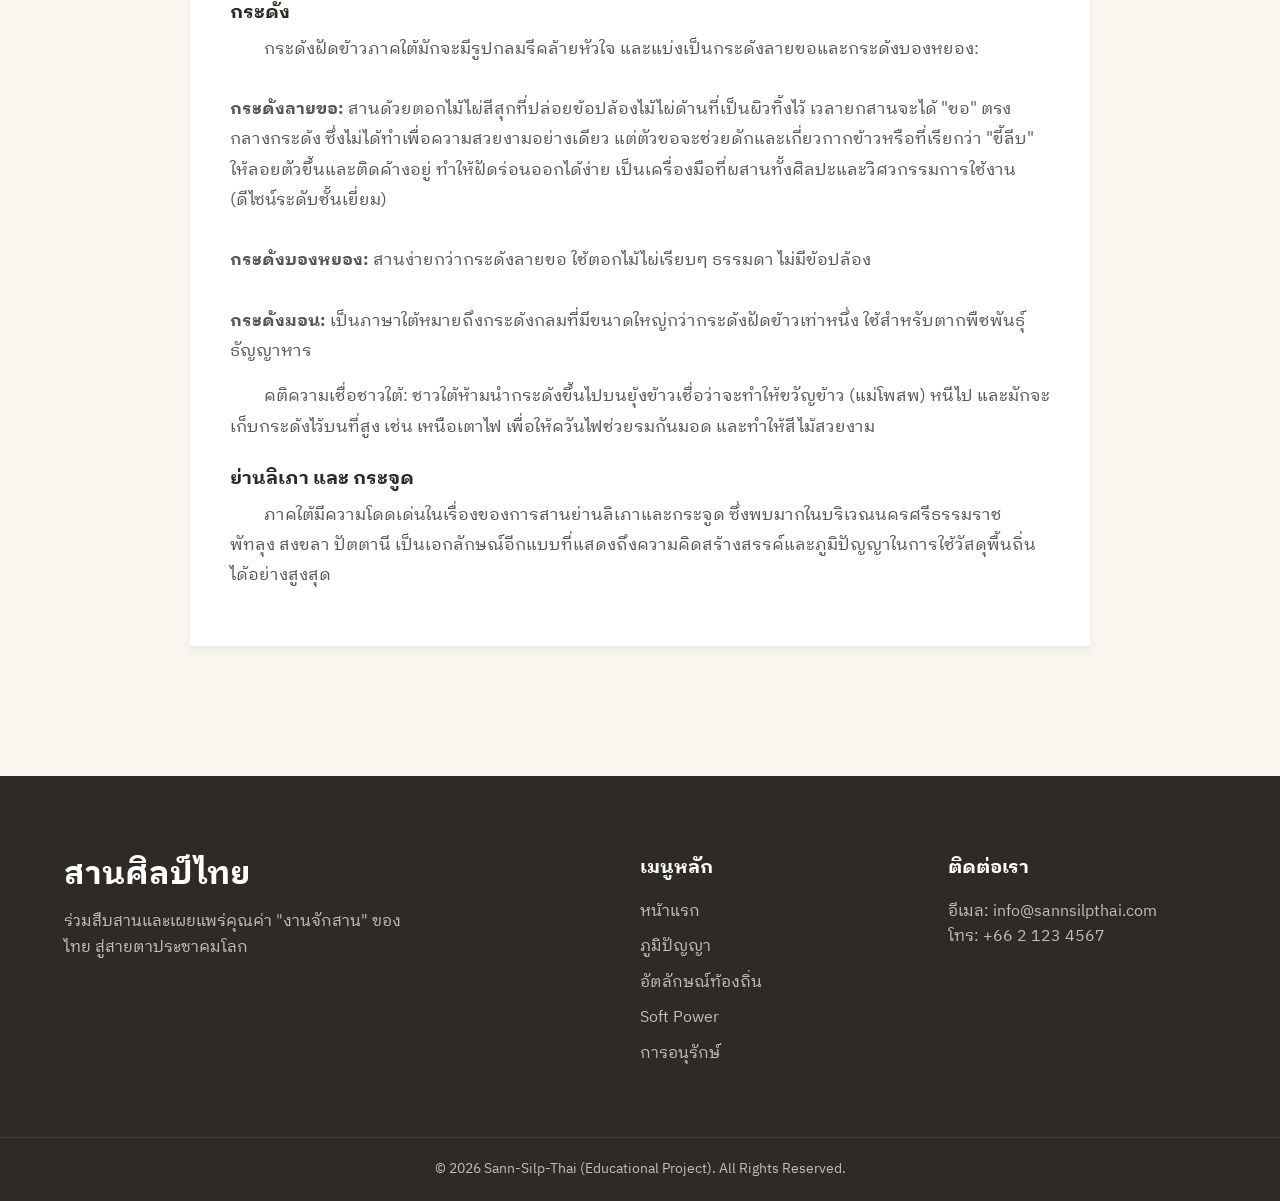
<file: regions.html>
<!DOCTYPE html>
<html lang="th">
<head>
    <meta charset="UTF-8">
    <meta name="viewport" content="width=device-width, initial-scale=1.0">
    <title>อัตลักษณ์แห่งภูมิภาค | Sann-Silp-Thai</title>
    <!-- Google Fonts -->
    <link rel="preconnect" href="https://fonts.googleapis.com">
    <link rel="preconnect" href="https://fonts.gstatic.com" crossorigin>
    <link href="https://fonts.googleapis.com/css2?family=IBM+Plex+Sans+Thai+Looped:wght@300;400;500;600;700&family=Inter:wght@400;500;600;700&display=swap" rel="stylesheet">
    <!-- Custom CSS -->
    <link rel="stylesheet" href="css/styles.css">
    <style>
        .long-article { max-width: 900px; margin: 0 auto; text-align: left; }
        .long-article h2 { color: var(--clr-primary-dark); font-size: 2rem; margin-top: 40px; margin-bottom: 20px; }
        .long-article h3 { color: var(--clr-primary); font-size: 1.5rem; margin-top: 30px; margin-bottom: 15px; border-bottom: 1px solid var(--clr-bg-light); padding-bottom: 5px; }
        .long-article h4 { color: var(--clr-text-heading); font-size: 1.2rem; margin-top: 25px; margin-bottom: 10px; }
        .long-article p { font-size: 1.05rem; line-height: 1.8; margin-bottom: 15px; text-indent: 2em;}
        .article-block { background: var(--clr-white); padding: 40px; border-radius: var(--radius-md); box-shadow: var(--shadow-sm); margin-bottom: 30px; }
    </style>
</head>
<body class="loading">
    <!-- Preloader Plugin -->
    <div id="preloader">
        <div class="pla-tapian-loader">
            <svg viewBox="0 0 100 100" width="100" height="100">
                <polygon points="50,20 80,50 50,80 20,50" fill="var(--clr-primary)" stroke="var(--clr-bg-light)" stroke-width="2" stroke-linejoin="round" />
                <line x1="35" y1="35" x2="65" y2="65" stroke="var(--clr-bg-light)" stroke-width="1.5" />
                <line x1="35" y1="65" x2="65" y2="35" stroke="var(--clr-bg-light)" stroke-width="1.5" />
                <line x1="50" y1="20" x2="50" y2="80" stroke="var(--clr-bg-light)" stroke-width="1.5" />
                <line x1="20" y1="50" x2="80" y2="50" stroke="var(--clr-bg-light)" stroke-width="1.5" />
                <polygon points="20,50 0,30 0,70" fill="var(--clr-primary-dark)" stroke="var(--clr-bg-light)" stroke-width="2" stroke-linejoin="round" />
                <polygon points="35,35 20,10 50,20" fill="var(--clr-primary-dark)" stroke="var(--clr-bg-light)" stroke-width="2" stroke-linejoin="round" />
                <polygon points="35,65 20,90 50,80" fill="var(--clr-primary-dark)" stroke="var(--clr-bg-light)" stroke-width="2" stroke-linejoin="round" />
                <circle cx="70" cy="50" r="3" fill="var(--clr-bg-light)" />
            </svg>
        </div>
        <div class="loader-text">กำลังโหลด...</div>
    </div>
    <!-- Header / Nav -->
    <header id="main-header">
        <div class="nav-container">
            <a href="index.html" class="logo">สานศิลป์ไทย</a>
            <nav>
                <ul class="nav-links">
                    <li><a href="index.html">หน้าแรก</a></li>
                    <li><a href="history.html">ภูมิปัญญา</a></li>
                    <li><a href="regions.html" class="active">อัตลักษณ์</a></li>
                    <li><a href="soft-power.html">Soft Power</a></li>
                    <li><a href="save-craft.html">อนุรักษ์</a></li>
                </ul>
                <div class="lang-switch">
                    <a href="regions.html" class="active" title="ภาษาไทย">TH</a>
                    <span class="separator">|</span>
                    <a href="regions-en.html" title="English">EN</a>
                </div>
                <div class="hamburger">
                    <span class="bar"></span><span class="bar"></span><span class="bar"></span>
                </div>
            </nav>
        </div>
    </header>

    <!-- Page Hero Banner -->
    <section class="page-hero" style="background-image: url('assets/images/rattan_wicker.png');">
        <div class="hero-overlay"></div>
        <div class="container relative z-10 text-center reveal fade-in-up">
            <h1 class="hero-title text-white">เครื่องจักสานไทยในภาคต่างๆ</h1>
            <p class="hero-subtitle text-white">ศิลปะและประโยชน์ใช้สอยที่สะท้อนจากภูมิศาสตร์และขนบประเพณี</p>
        </div>
    </section>

    <section class="section bg-light padding-y">
        <div class="container long-article reveal fade-in-up">
            <div class="article-block">
                <p>ประเทศไทยเป็นดินแดนที่มีความอุดมสมบูรณ์มาแต่โบราณ สังคมไทยในอดีต จึงเป็นสังคมเกษตรกรรม ประชากรส่วนใหญ่เลี้ยงชีพ ด้วยการทำไร่ไถนา และทำประมง เป็นหลักการประกอบอาชีพของชาวบ้านทั่วไป จะใช้เครื่องมือเครื่องใช้ที่ผลิตขึ้นเอง เครื่องจักสานเป็นงานศิลปหัตถกรรมที่คนไทยใช้เป็นเครื่องมือเครื่องใช้ต่างๆ มากมายหลายชนิด และเครื่องจักสานที่ผลิตขึ้นในภาคต่างๆ นั้นมักใช้วัตถุดิบในท้องถิ่น ที่แตกต่างกันไป ทำให้เครื่องจักสานที่ทำขึ้นเป็นรูปแบบที่แตกต่างกันไป ตามประเภทของวัตถุดิบ ประโยชน์ใช้สอย สภาพการดำรงชีวิต และสภาพภูมิศาสตร์ ความนิยมตามขนบประเพณี และวัฒนธรรมของแต่ละท้องถิ่น สิ่งเหล่านี้เป็นองค์ประกอบสำคัญ ที่ทำให้เครื่องจักสานแต่ละภาค แต่ละถิ่นไทย มีรูปแบบแตกต่างกันไปอย่างน่าสนใจ</p>
                <br>
                <h2 class="text-center" style="text-indent: 0;">เครื่องจักสานภาคเหนือ</h2>
                <div class="content-image" style="text-align: center; margin: 20px 0;">
                    <img src="assets/images/north_kong_khao.png" alt="ก่องข้าว ภาคเหนือ" style="max-width: 100%; border-radius: var(--radius-md); box-shadow: var(--shadow-sm);">
                    <p style="font-size: 0.9rem; color: var(--clr-text-light); text-indent: 0; margin-top: 10px;">ภาพประกอบ: ก่องข้าว เอกลักษณ์เครื่องจักสานภาคเหนือ</p>
                </div>
                <p>ภาคเหนือ หรือล้านนาไทย เป็นดินแดนที่มีศิลปวัฒนธรรมเฉพาะถิ่น เป็นของตนเอง เป็นเหตุให้เครื่องจักสานในภาคเหนือ มีเอกลักษณ์ที่แตกต่างไปจากภาคอื่น นอกจากนี้ ภาคเหนือ หรือล้านนาไทย มีสภาพภูมิศาสตร์ที่แตกต่างไปจากภาคอื่นๆ</p>
                <p>สภาพการประกอบอาชีพด้านเกษตรกรรม ทำให้ภาคเหนือเป็นแหล่งผลิตเครื่องมือเครื่องใช้จักสานที่สำคัญ นอกจากนี้ ภาคเหนือยังมีวัตถุดิบหลายชนิด ที่นำมาทำเครื่องจักสานได้ เช่น กก แหย่ง ใบลาน และไม้ไผ่ โดยเฉพาะอย่างยิ่งไม้ไผ่ ซึ่งมีหลายชนิดที่ใช้ทำเครื่องจักสานได้ดี</p>
                <p>นอกจากสภาพภูมิประเทศ และการประกอบอาชีพของภาคเหนือ ที่เอื้ออำนวยให้ประชาชนทำเครื่องจักสานแล้ว ศิลปวัฒนธรรม ขนบประเพณี และศาสนาของภาคเหนือ ก็เป็นองค์ประกอบสำคัญ ที่ทำให้เครื่องจักสานภาคเหนือ มีเอกลักษณ์เป็นของตนเอง ภาคเหนือหรือล้านนาไทยเป็นดินแดนที่เจริญรุ่งเรืองอยู่ในวงล้อมของขุนเขา ทำให้ภาคเหนือมีศิลปวัฒนธรรมเป็นของตนเองมาแต่โบราณ มีภาษาพูด ภาษาเขียน ขนบประเพณี เป็นของตนเอง</p>
                <p>การทำเครื่องจักสานพื้นบ้านภาคเหนือทำสืบต่อกันมาแต่โบราณ ดังมีหลักฐานปรากฏในภาพจิตรกรรมฝาผนังหลายแห่ง เช่น ภาพชาวบ้านกับเครื่องจักสานในภาพจิตรกรรมฝาผนังวิหารวัดพระสิงห์วรวิหาร อำเภอเมืองเชียงใหม่ เป็นภาพชาวบ้านกำลังนั่งสนทนากันอยู่ ข้างๆ ตัว มีภาชนะจักสานชนิดหนึ่งที่เรียกว่า เปี้ยด หรือกระบุงวางอยู่ รูปทรงของเปี้ยดในภาพคล้ายกับเปี้ยดที่ใช้อยู่ในปัจจุบัน นอกจากนี้ วัฒนธรรมการบริโภคข้าวเหนียวของชาวเหนือ ก็เป็นองค์ประกอบสำคัญอีกประการหนึ่ง ที่ทำให้เกิดเครื่องจักสาน ที่เกี่ยวเนื่องกับการบริโภคข้าวเหนียวหลายอย่าง เช่น ลังถึง ก๋วย ซ้าหวด ก่องข้าว กระติบข้าว แอบข้าว ขันโตก ฯลฯ</p>
                
                <h4>ก่องข้าว</h4>
                <p>ภาชนะสำหรับใส่ข้าวเหนียวนึ่ง สานด้วยไม้ไผ่ มีขนาดและรูปทรงต่างๆ กัน ก่องข้าวของภาคเหนือทั่วไป แบ่งออกเป็น ๓ ส่วน คือ ส่วนฐาน มักจะทำด้วยไม้เป็นรูปกากบาทติดอยู่กับส่วนก้น เพื่อใช้เป็นฐานสำหรับตั้ง ตัวก่อง มักสานก้นเป็นรูปสี่เหลี่ยมหรือกลม ต่อขึ้นมาเป็นทรงกระบอกคอคอดเข้าเล็กน้อย ส่วนที่สามคือ ฝา มีลักษณะเป็นฝาครอบ มักจะมีหูสำหรับร้อยเชือกที่ใช้เป็นที่หิ้วหรือแขวน</p>
                
                <h4>แอบข้าว หรือแอ๊บข้าว</h4>
                <p>ภาชนะใส่ข้าวเหนียวเช่นเดียวกับก่องข้าว แต่มีขนาดเล็กกว่า สำหรับพกพาติดตัวเวลาไปทำงานนอกบ้าน แอบข้าว มีส่วนประกอบสำคัญคือ ตัวแอบ รูปร่างคล้ายกล่องสี่เหลี่ยมผืนผ้า ฝาแอบ รูปร่างเหมือนตัวแอบแต่ขนาดใหญ่กว่า เพราะใช้ครอบแอบข้าว แอบข้าวเหมาะสำหรับพกใส่ถุงย่าม ห่อผ้าคาด เอวออกไปทำนา ทำไร่</p>

                <h4>บุง หรือ เปี้ยด</h4>
                <p>ภาชนะสานสำหรับใส่ของ เช่นเดียวกับกระบุงของภาคกลาง แต่บุงภาคเหนือมีรูปร่างต่างกันไป เช่น บุงเมืองแพร่ บุงลำพูน หรือบุงลำปาง จะมีขนาดค่อนข้างเล็กกว่ากระบุงภาคกลาง ทั้งนี้อาจจะเป็นเพราะต้องการลดน้ำหนักของบุงให้น้อย เพราะบุงภาคเหนือใช้หาบของในภูมิประเทศที่เป็นเนิน ไม่สามารถหาบของที่มีน้ำหนักมากเหมือนกับภาคกลาง ด้วยเหตุนี้จึงทำให้บุงภาคเหนือ มีลักษณะป้อมกลม ไม่เป็นเหลี่ยม เหมือนกระบุงภาคกลาง ช่วยให้มีความคงทน ไม่แตกหักเสียหายง่ายเมื่อกระทบกระแทก</p>

                <h4>น้ำทุ่ง หรือ น้ำถุ้ง</h4>
                <p>เป็นภาชนะตักน้ำสานด้วยไม้ไผ่ ยาด้วยชันและน้ำมันยาง รูปร่างของน้ำทุ่งคล้ายกรวยป้อมๆ ส่วนก้นมนแหลม ที่ปากมีไม้ไขว้กันเป็นหูสำหรับผูกกับเชือก ความมนแหลมของก้นน้ำทุ่งจะช่วยให้น้ำทุ่งโคลงตัวคว่ำลงให้น้ำเข้าเมื่อโยนลงไปในบ่อ</p>
            </div>

            <div class="article-block">
                <h2 class="text-center" style="text-indent: 0;">เครื่องจักสานภาคกลาง</h2>
                <div class="content-image" style="text-align: center; margin: 20px 0;">
                    <img src="assets/images/central_ngob_basket.png" alt="งอบและกระบุง ภาคกลาง" style="max-width: 100%; border-radius: var(--radius-md); box-shadow: var(--shadow-sm);">
                    <p style="font-size: 0.9rem; color: var(--clr-text-light); text-indent: 0; margin-top: 10px;">ภาพประกอบ: ชาวไร่ชาวนากับ "งอบ" และ "กระบุง" อันเป็นเครื่องใช้คู่ท้องทุ่งภาคกลาง</p>
                </div>
                <p>ภาคกลางมีพื้นที่กว้างขวางและอุดมสมบูรณ์มากกว่าภาคอื่นๆ มีวัตถุดิบที่นำมาใช้ทำเครื่องจักสานหลายชนิด บริเวณที่ราบลุ่มเจ้าพระยา ท่าจีน และแม่กลอง ประชาชนนิยมปลูกไม้ไผ่อยู่ตามหมู่บ้าน นอกจากนี้ฝั่งตะวันตกบริเวณกาญจนบุรีและเพชรบุรีมีป่าไม้ไผ่อยู่เป็นจำนวนมาก ภาคกลางจึงใช้ไม้ไผ่สานสิ่งต่างๆ มากที่สุด แต่ก็มีการใช้วัตถุดิบอย่างอื่นด้วย ได้แก่ หวาย ใบลาน ใบตาล ผักตบชวา</p>

                <h4>เครื่องจักสานที่ใช้ในชีวิตประจำวัน</h4>
                <p>เครื่องจักสานภาคกลางแบ่งตามการใช้งานได้มากมาย เช่น กระบุง กระจาด กระทาย หลัว เข่ง สำหรับเป็นภาชนะ กระชุ สัด สำหรับตวงข้า กระด้ง หวด พัด สำหรับครัวเรือน ฯลฯ และยังมีพวกเครื่องมือดักสัตว์น้ำที่มีรูปร่างตามภูมิประเทศ เช่น ทรงลายนาง กระชัง ลอบ สุ่ม ไซ</p>

                <h4>ตะกร้าหิ้ว</h4>
                <p>ใช้กันมากในบริเวณจังหวัดสุพรรณบุรี พระนครศรีอยุธยา อ่างทอง จะมีรูปร่างกลมรี หรือกลมปากกว้าง ก้นสอบ ขอบถักด้วยหวายลายสันปลาช่อน ด้านบนมีหูหิ้ว ก้นตะกร้ามักเข้าขอบด้วยหวาย และมีฐานไม้ไผ่รองรับเพื่อความคงทน ตะกร้าหิ้วภาคกลางจะสานอย่างประณีตงดงามเป็นพิเศษ เช่น ใช้เป็นเชี่ยนหมาก หรือใส่อาหารไปทำบุญที่วัด</p>

                <h4>งอบ</h4>
                <p>เครื่องสวมศีรษะที่ใส่ออกไปทำงานกลางแดด เป็นเครื่องจักสานที่มีประโยชน์สมบูรณ์ สมเด็จฯ เจ้าฟ้ากรมพระยานริศรานุวัดติวงศ์ ได้มีลายพระหัตถ์ชมเชยว่างอบช่วยให้ไม่เป็นลม เพราะไม่ได้ครอบคลุมหุ้มศีรษะมิดชิด มีลมพัดผ่านรังงอบไปได้ งอบจึงเป็นสุดยอดการออกแบบที่ระบายความร้อนได้ดี</p>

                <h4>กระบุง และ เข่ง (หลัว)</h4>
                <p>กระบุงภาคกลางจะมีก้นเป็นเหลี่ยมขึ้นมาสูง และมักมีหวายเข้าขอบประกบมุม ทำให้มีลักษณะเป็นเหลี่ยมและมีขนาดใหญ่ หาบบนทางราบได้ตั้งตรงสวยงาม แต่ถ้าเป็นผลไม้ขนาดใหญ่ มักจะใส่เข่ง หรือ หลัว ซึ่งเป็นภาชนะจักสานสานโปร่งให้อากาศผ่านได้</p>

                <h4>ปลาตะเพียนสาน (ใบลาน)</h4>
                <p>ชาวภาคกลางโบราณมีความเชื่อเรื่องการแขวนปลาตะเพียนเหนือเปลเด็ก รูปร่างลักษณะเลียนแบบมาจากปลาตะเพียนจริงๆ คนโบราณยังเชื่อว่า ไม่ควรแขวนค่อนไปทางหัวนอนมาก จะทำให้เด็กตาช้อนขึ้น ปัจจุบันปลาตะเพียนสานยังมีทำกันที่อยุธยา และมีการระบายสีสวยงามเพื่อเป็นเครื่องประดับ</p>
            </div>

            <div class="article-block">
                <h2 class="text-center" style="text-indent: 0;">เครื่องจักสานภาคตะวันออกเฉียงเหนือ (อีสาน)</h2>
                <div class="content-image" style="text-align: center; margin: 20px 0;">
                    <img src="assets/images/isan_kratib.png" alt="กระติบข้าว ภาคอีสาน" style="max-width: 100%; border-radius: var(--radius-md); box-shadow: var(--shadow-sm);">
                    <p style="font-size: 0.9rem; color: var(--clr-text-light); text-indent: 0; margin-top: 10px;">ภาพประกอบ: "กระติบข้าว" ภาชนะคู่โต๊ะอาหารอีสานที่สานด้วยความประณีต</p>
                </div>
                <p>ภาคอีสานเป็นภาคที่มีพื้นที่กว้างใหญ่แยกจากที่ราบภาคกลางโดยมีภูเขายกขึ้นมาประดุจขอบที่ราบสูง วัฒนธรรมการบริโภคข้าวเหนียวในพื้นที่นี้ ทำให้เกิดเครื่องจักสานเฉพาะตัวเช่นกัน</p>
                
                <h4>ก่องข้าว</h4>
                <p>ก่องข้าวที่ใช้ในอีสานกลาง (มหาสารคาม ร้อยเอ็ด ขอนแก่น) มีลักษณะและรูปแบบเฉพาะ คือ ฐานกากบาท ตัวก่องข้าวจะสานด้วยไม้ไผ่ซ้อนกัน ๒ ชั้น เพื่อให้เก็บความร้อนได้ดี โครงด้านในสานด้วยลายสอง ส่วนด้านนอกสานลายยกดอกหรือลายสองเวียนครอบกันอย่างหนาแน่น ฝาสานเป็นรูปคล้ายฝาชี มีรูปทรงที่สวยงามและกักเก็บความร้อนให้ข้าวเหนียวได้ดีเยี่ยม</p>

                <h4>กระติบ</h4>
                <p>ภาชนะจักสานในอีสานเหนือ สานเป็นรูปทรงกระบอกตรงๆ คล้ายกระป๋องไม่มีขา ใช้ตอกไม้เฮี้ยะ สานเป็นแผ่นยาวแล้วพับทบกลับด้านในให้ซ้อนกัน ลายด้านในเป็นลายขัดเรียบ ลายด้านนอกสานเพื่อความสวยงาม ส่วนฝาก็ทำเช่นเดียวกับตัวกระติบ บางครั้งใช้ก้านตาลขดเป็นวงทำฐาน</p>

                <h4>ตะกร้า หรือ กะต้า</h4>
                <p>กะต้าสาน มีประโยชน์ใช้สอยเช่นเดียวกับตะกร้าภาคกลาง ใช้กันสารพัดและหิ้วหรือหาบก็ได้ กะต้าเริ่มสานก้นด้วยลายขัดบีคู่ แล้วค่อยๆ สานขึ้นมาด้วยลายธรรมดา ปากตะกร้าเก็บซ่อนขอบในตัว ใช้แถบไม้ไผ่โค้งดัดผูกเป็นหูตะกร้า น้ำหนักเบา ราคาถูก และใช้ประโยชน์ได้หลากหลายมากๆ</p>
            </div>

            <div class="article-block">
                <h2 class="text-center" style="text-indent: 0;">เครื่องจักสานภาคใต้</h2>
                <div class="content-image" style="text-align: center; margin: 20px 0;">
                    <img src="assets/images/south_yan_lipao.png" alt="กระเป๋าย่านลิเภา ภาคใต้" style="max-width: 100%; border-radius: var(--radius-md); box-shadow: var(--shadow-sm);">
                    <p style="font-size: 0.9rem; color: var(--clr-text-light); text-indent: 0; margin-top: 10px;">ภาพประกอบ: กระเป๋าย่านลิเภา ศิลปหัตถกรรมชั้นสูงของภาคใต้</p>
                </div>
                <p>ภาคใต้เป็นแหล่งที่มีวัตถุดิบมากมาย เช่น ไม้ไผ่ หวาย กระจูด และย่านลิเภา ซึ่งพื้นที่ชายฝั่งตะวันออกเป็นแหล่งสำคัญ และภาคใต้มีเครื่องจักสานที่เกี่ยวข้องกับเกษตรกรรม และวัฒนธรรมเฉพาะถิ่นอยู่หลายชนิด</p>
                
                <h4>กระด้ง</h4>
                <p>กระด้งฝัดข้าวภาคใต้มักจะมีรูปกลมรีคล้ายหัวใจ และแบ่งเป็นกระด้งลายขอและกระด้งบองหยอง:<br><br>
                <strong>กระด้งลายขอ:</strong> สานด้วยตอกไม้ไผ่สีสุกที่ปล่อยข้อปล้องไม้ไผ่ด้านที่เป็นผิวทิ้งไว้ เวลายกสานจะได้ "ขอ" ตรงกลางกระด้ง ซึ่งไม่ได้ทำเพื่อความสวยงามอย่างเดียว แต่ตัวขอจะช่วยดักและเกี่ยวกากข้าวหรือที่เรียกว่า "ขี้ลีบ" ให้ลอยตัวขึ้นและติดค้างอยู่ ทำให้ฝัดร่อนออกได้ง่าย เป็นเครื่องมือที่ผสานทั้งศิลปะและวิศวกรรมการใช้งาน (ดีไซน์ระดับชั้นเยี่ยม)<br><br>
                <strong>กระด้งบองหยอง:</strong> สานง่ายกว่ากระด้งลายขอ ใช้ตอกไม้ไผ่เรียบๆ ธรรมดา ไม่มีข้อปล้อง<br><br>
                <strong>กระด้งมอน:</strong> เป็นภาษาใต้หมายถึงกระด้งกลมที่มีขนาดใหญ่กว่ากระด้งฝัดข้าวเท่าหนึ่ง ใช้สำหรับตากพืชพันธุ์ธัญญาหาร</p>
                <p>คติความเชื่อชาวใต้: ชาวใต้ห้ามนำกระด้งขึ้นไปบนยุ้งข้าวเชื่อว่าจะทำให้ขวัญข้าว (แม่โพสพ) หนีไป และมักจะเก็บกระด้งไว้บนที่สูง เช่น เหนือเตาไฟ เพื่อให้ควันไฟช่วยรมกันมอด และทำให้สีไม้สวยงาม</p>

                <h4>ย่านลิเภา และ กระจูด</h4>
                <p>ภาคใต้มีความโดดเด่นในเรื่องของการสานย่านลิเภาและกระจูด ซึ่งพบมากในบริเวณนครศรีธรรมราช พัทลุง สงขลา ปัตตานี เป็นเอกลักษณ์อีกแบบที่แสดงถึงความคิดสร้างสรรค์และภูมิปัญญาในการใช้วัสดุพื้นถิ่นได้อย่างสูงสุด</p>
            </div>

        </div>
    </section>

    <!-- Footer -->
    <footer id="contact">
        <div class="container footer-content">
            <div class="footer-brand">
                <h2>สานศิลป์ไทย</h2>
                <p>ร่วมสืบสานและเผยแพร่คุณค่า "งานจักสาน" ของไทย สู่สายตาประชาคมโลก</p>
            </div>
            <div class="footer-links">
                <h3>เมนูหลัก</h3>
                <ul>
                    <li><a href="index.html">หน้าแรก</a></li>
                    <li><a href="history.html">ภูมิปัญญา</a></li>
                    <li><a href="regions.html">อัตลักษณ์ท้องถิ่น</a></li>
                    <li><a href="soft-power.html">Soft Power</a></li>
                    <li><a href="save-craft.html">การอนุรักษ์</a></li>
                </ul>
            </div>
            <div class="footer-contact">
                <h3>ติดต่อเรา</h3>
                <p>อีเมล: info@sannsilpthai.com</p>
                <p>โทร: +66 2 123 4567</p>
            </div>
        </div>
        <div class="footer-bottom">
            <p>&copy; 2026 Sann-Silp-Thai (Educational Project). All Rights Reserved.</p>
        </div>
    </footer>
    <script src="js/script.js"></script>
</body>
</html>
</file>
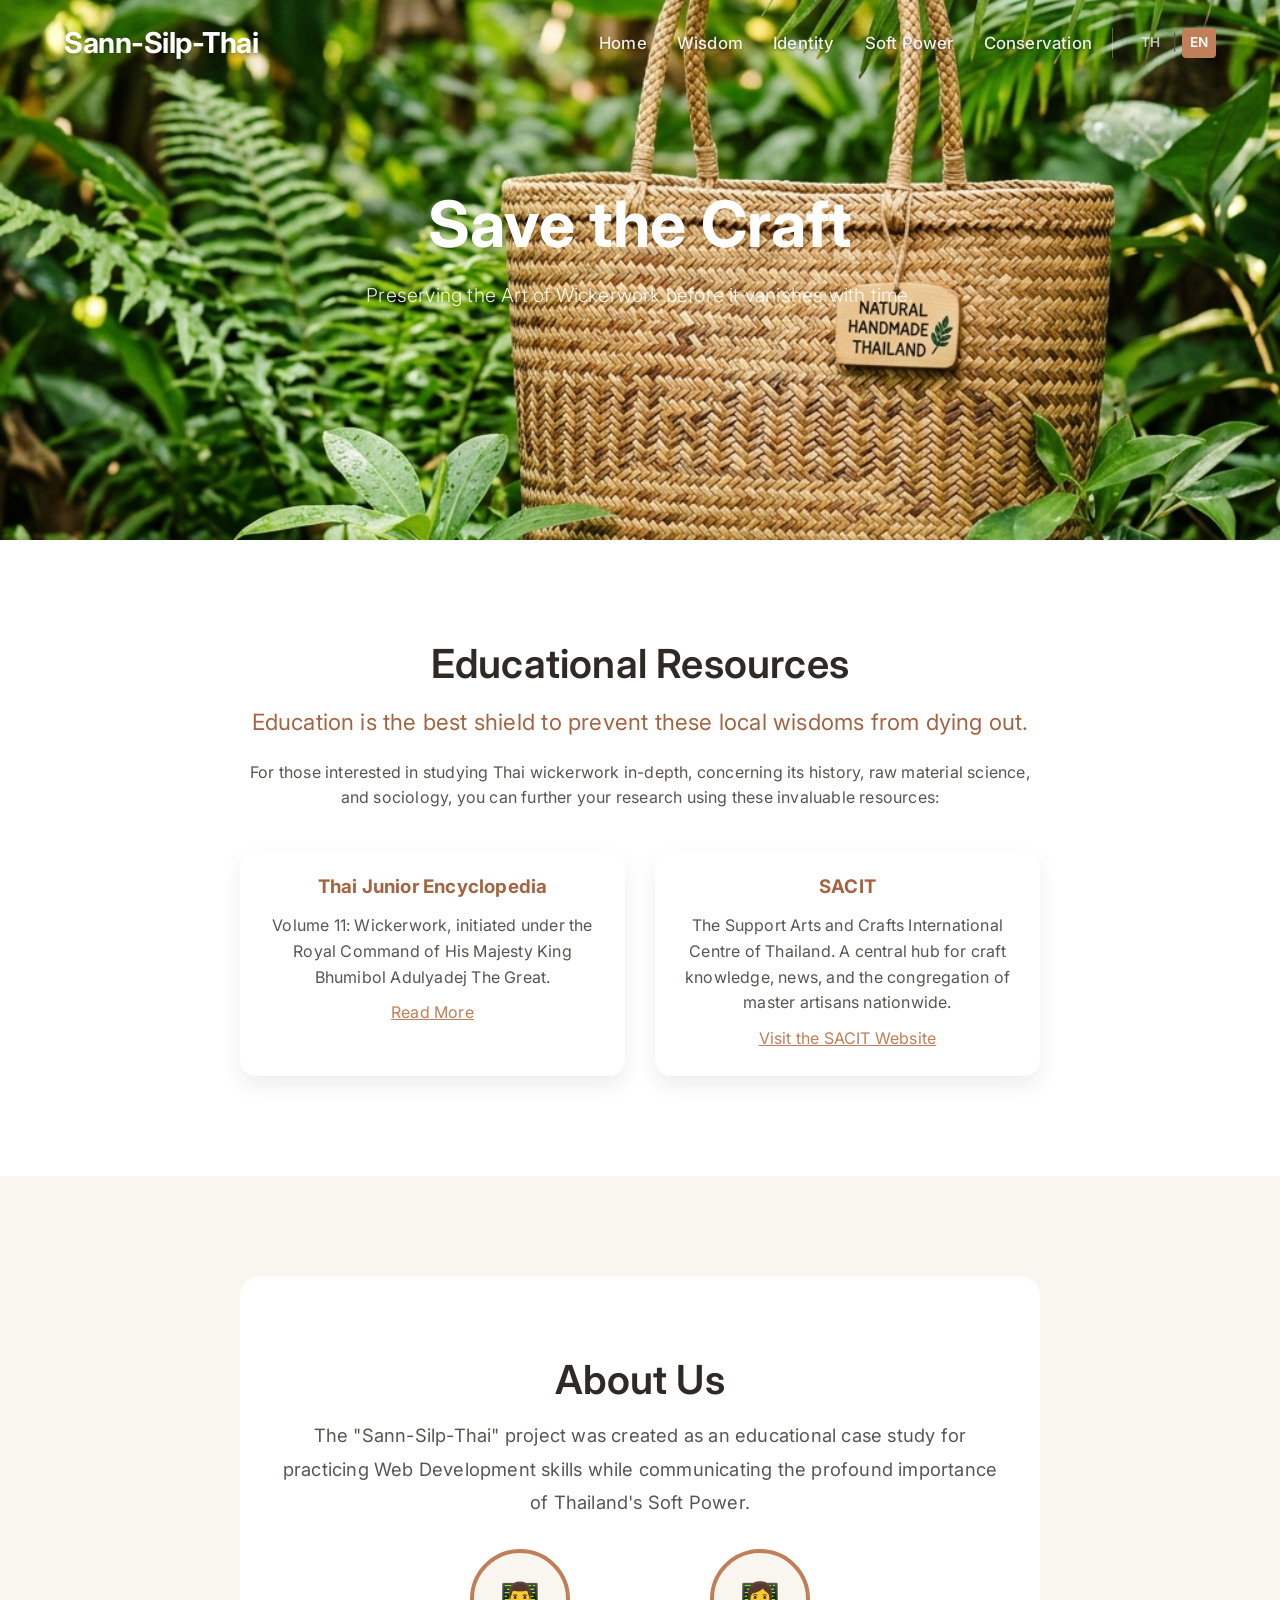
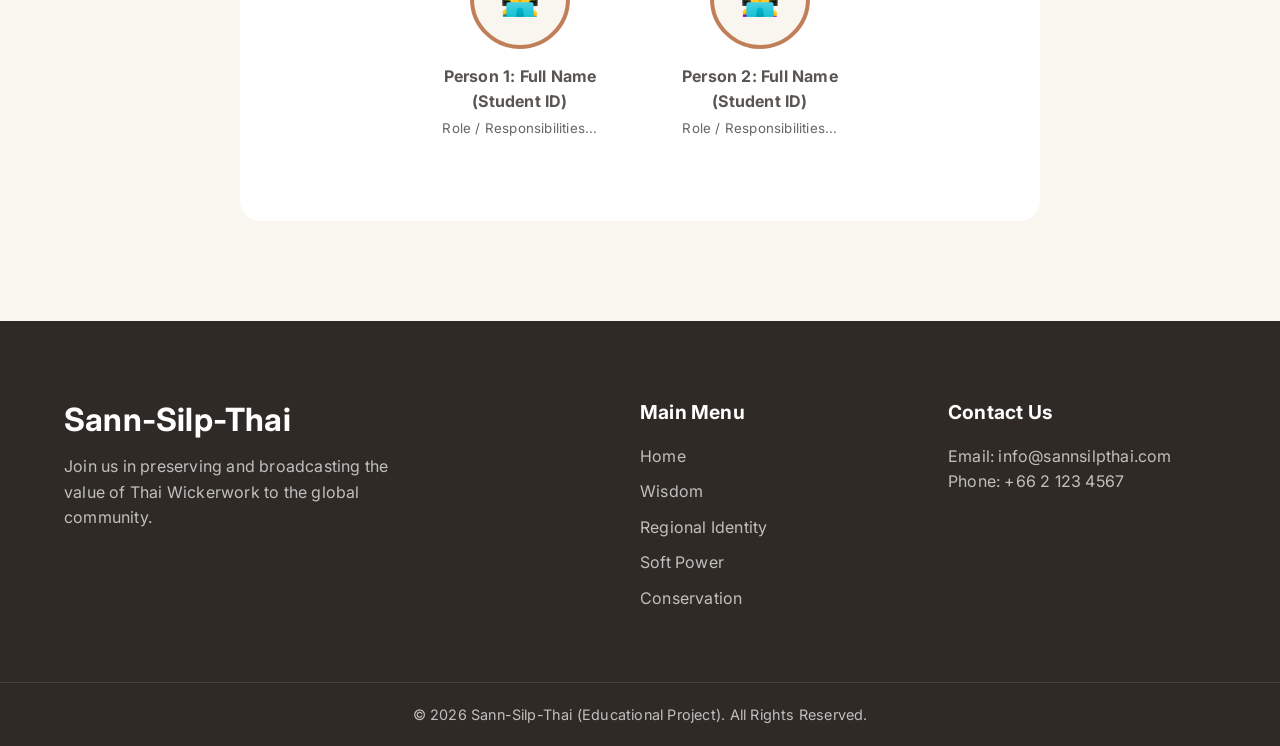
<file: save-craft-en.html>
<!DOCTYPE html>
<html lang="en">
<head>
    <meta charset="UTF-8">
    <meta name="viewport" content="width=device-width, initial-scale=1.0">
    <title>Conservation & Heritage | Sann-Silp-Thai</title>
    <!-- Google Fonts -->
    <link rel="preconnect" href="https://fonts.googleapis.com">
    <link rel="preconnect" href="https://fonts.gstatic.com" crossorigin>
    <link href="https://fonts.googleapis.com/css2?family=IBM+Plex+Sans+Thai+Looped:wght@300;400;500;600;700&family=Inter:wght@400;500;600;700&display=swap" rel="stylesheet">
    <!-- Custom CSS -->
    <link rel="stylesheet" href="css/styles.css">
</head>
<body>
    <!-- Header / Nav -->
    <header id="main-header">
        <div class="nav-container">
            <a href="index-en.html" class="logo">Sann-Silp-Thai</a>
            <nav>
                <ul class="nav-links">
                    <li><a href="index-en.html">Home</a></li>
                    <li><a href="history-en.html">Wisdom</a></li>
                    <li><a href="regions-en.html">Identity</a></li>
                    <li><a href="soft-power-en.html">Soft Power</a></li>
                    <li><a href="save-craft-en.html" class="active">Conservation</a></li>
                </ul>
                <div class="lang-switch">
                    <a href="save-craft.html" title="ภาษาไทย">TH</a>
                    <span class="separator">|</span>
                    <a href="save-craft-en.html" class="active" title="English">EN</a>
                </div>
                <div class="hamburger">
                    <span class="bar"></span><span class="bar"></span><span class="bar"></span>
                </div>
            </nav>
        </div>
    </header>

    <!-- Page Hero Banner -->
    <section class="page-hero" style="background-image: url('assets/images/eco_wicker.png');">
        <div class="hero-overlay"></div>
        <div class="container relative z-10 text-center reveal fade-in-up">
            <h1 class="hero-title text-white">Save the Craft</h1>
            <p class="hero-subtitle text-white">Preserving the Art of Wickerwork before it vanishes with time.</p>
        </div>
    </section>

    <!-- Educational Links -->
    <section class="section padding-y text-center">
        <div class="container article-container reveal fade-in-up">
            <h2 class="section-title">Educational Resources</h2>
            <p class="lead-text mt-tight">Education is the best shield to prevent these local wisdoms from dying out.</p>
            <p class="mb-loose">For those interested in studying Thai wickerwork in-depth, concerning its history, raw material science, and sociology, you can further your research using these invaluable resources:</p>
            
            <div class="grid-2 gap-md text-left">
                <div class="card p-tight">
                    <h3 style="color: var(--clr-primary-dark); margin-bottom: 15px;">Thai Junior Encyclopedia</h3>
                    <p>Volume 11: Wickerwork, initiated under the Royal Command of His Majesty King Bhumibol Adulyadej The Great.</p>
                    <a href="https://www.saranukromthai.or.th/" target="_blank" style="color: var(--clr-primary); text-decoration: underline; margin-top: 10px; display: inline-block;">Read More</a>
                </div>
                <div class="card p-tight">
                    <h3 style="color: var(--clr-primary-dark); margin-bottom: 15px;">SACIT</h3>
                    <p>The Support Arts and Crafts International Centre of Thailand. A central hub for craft knowledge, news, and the congregation of master artisans nationwide.</p>
                    <a href="https://www.sacit.or.th/" target="_blank" style="color: var(--clr-primary); text-decoration: underline; margin-top: 10px; display: inline-block;">Visit the SACIT Website</a>
                </div>
            </div>
        </div>
    </section>

    <!-- About Us -->
    <section class="section padding-y bg-light text-center">
        <div class="container article-container reveal fade-in-up">
            <div class="cta-box shadow-xl" style="background: var(--clr-white);">
                <h2 class="section-title mb-tight">About Us</h2>
                <p class="text-lg">The "Sann-Silp-Thai" project was created as an educational case study for practicing Web Development skills while communicating the profound importance of Thailand's Soft Power.</p>
                
                <div style="margin-top: 30px; display: flex; justify-content: center; gap: 40px; flex-wrap: wrap;">
                    <!-- Person 1 -->
                    <div style="text-align: center; max-width: 200px;">
                        <div style="background: var(--clr-bg-light); padding: 20px; border-radius: 50%; width: 100px; height: 100px; margin: 0 auto 15px; display: flex; align-items: center; justify-content: center; font-size: 2rem; border: 4px solid var(--clr-primary);">
                            👨‍💻
                        </div>
                        <strong>Person 1: Full Name (Student ID)</strong><br>
                        <small style="color: #666;">Role / Responsibilities...</small>
                    </div>

                    <!-- Person 2 -->
                    <div style="text-align: center; max-width: 200px;">
                        <div style="background: var(--clr-bg-light); padding: 20px; border-radius: 50%; width: 100px; height: 100px; margin: 0 auto 15px; display: flex; align-items: center; justify-content: center; font-size: 2rem; border: 4px solid var(--clr-primary);">
                            👩‍💻
                        </div>
                        <strong>Person 2: Full Name (Student ID)</strong><br>
                        <small style="color: #666;">Role / Responsibilities...</small>
                    </div>
                </div>
            </div>
        </div>
    </section>

    <!-- Footer -->
    <footer id="contact">
        <div class="container footer-content">
            <div class="footer-brand">
                <h2>Sann-Silp-Thai</h2>
                <p>Join us in preserving and broadcasting the value of Thai Wickerwork to the global community.</p>
            </div>
            <div class="footer-links">
                <h3>Main Menu</h3>
                <ul>
                    <li><a href="index-en.html">Home</a></li>
                    <li><a href="history-en.html">Wisdom</a></li>
                    <li><a href="regions-en.html">Regional Identity</a></li>
                    <li><a href="soft-power-en.html">Soft Power</a></li>
                    <li><a href="save-craft-en.html">Conservation</a></li>
                </ul>
            </div>
            <div class="footer-contact">
                <h3>Contact Us</h3>
                <p>Email: info@sannsilpthai.com</p>
                <p>Phone: +66 2 123 4567</p>
            </div>
        </div>
        <div class="footer-bottom">
            <p>&copy; 2026 Sann-Silp-Thai (Educational Project). All Rights Reserved.</p>
        </div>
    </footer>
    <script src="js/script.js"></script>
</body>
</html>
</file>
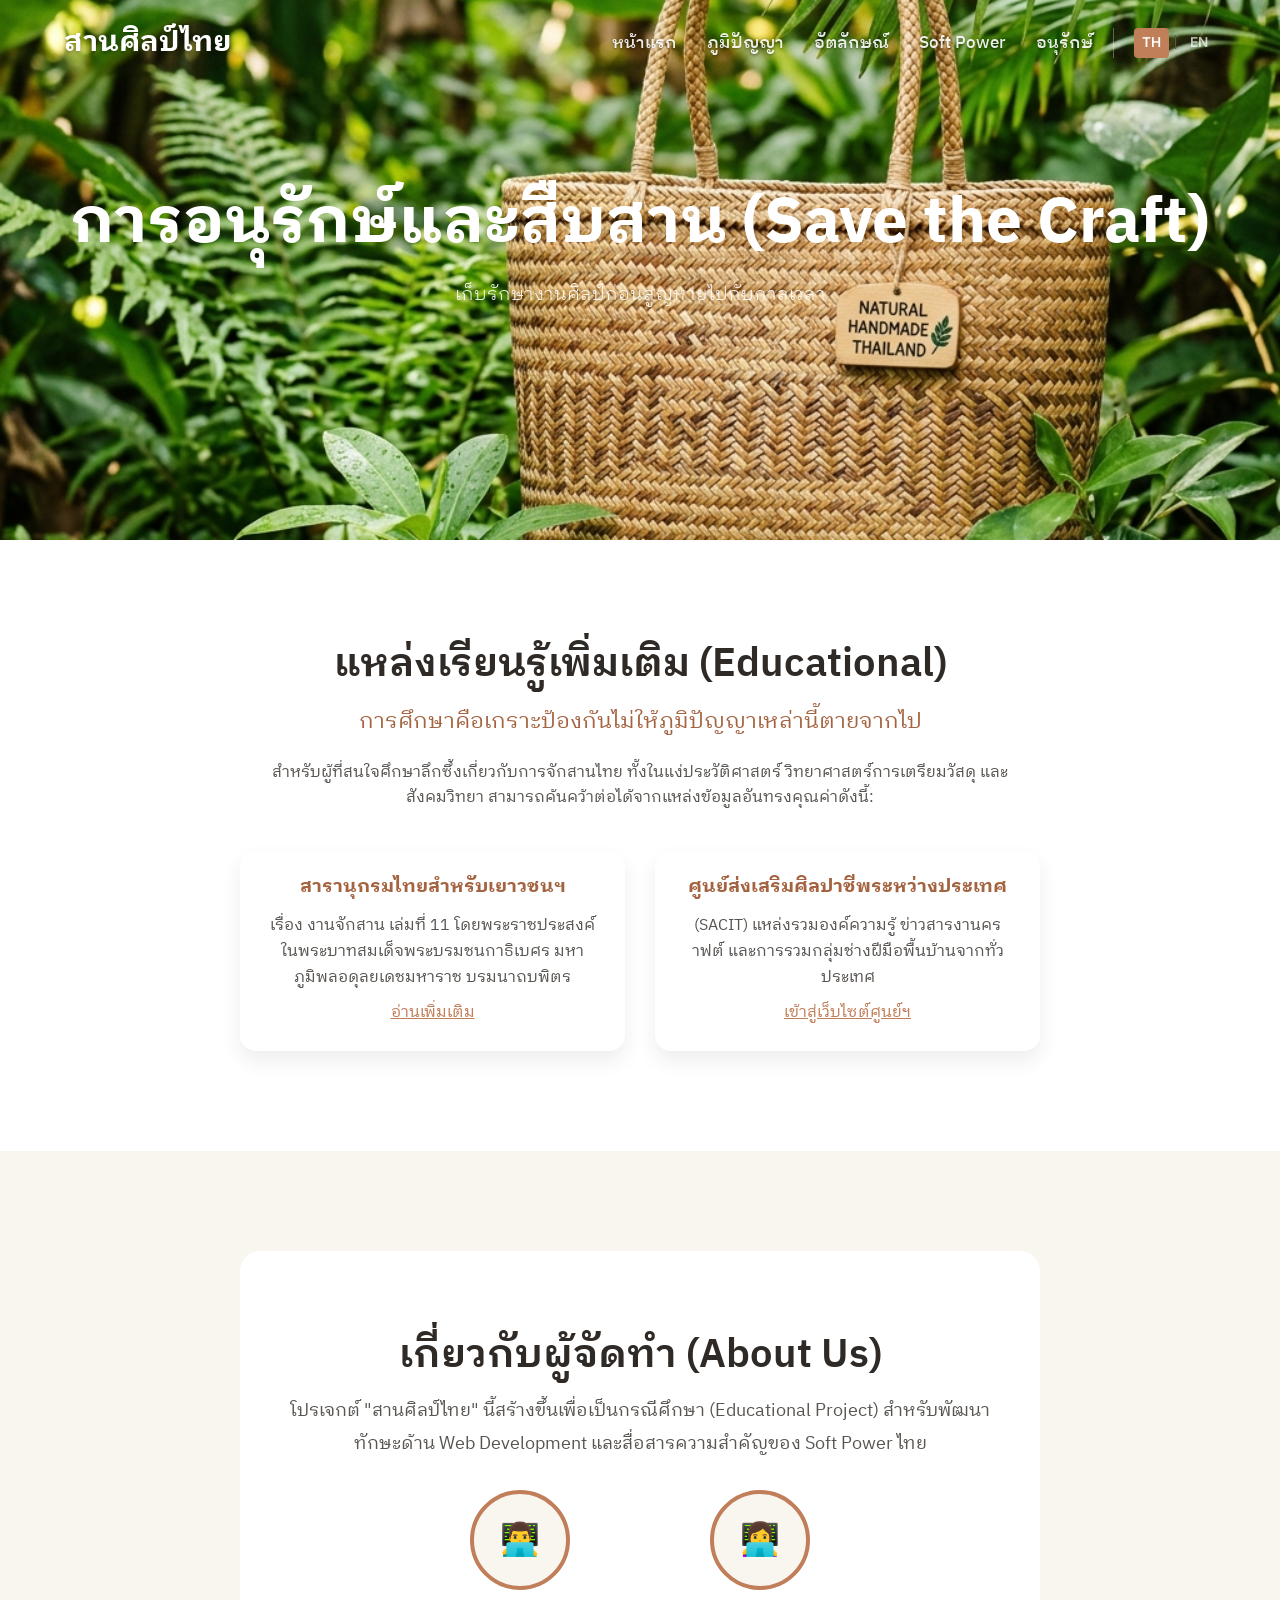
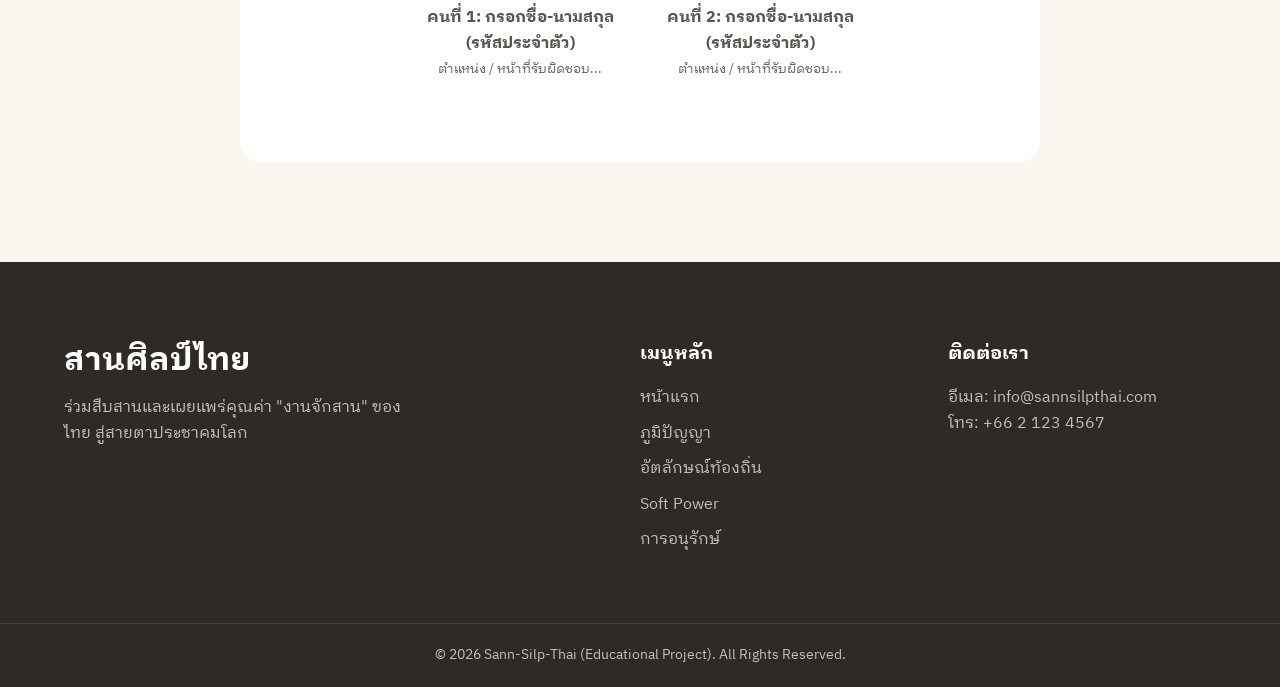
<file: save-craft.html>
<!DOCTYPE html>
<html lang="th">

<head>
    <meta charset="UTF-8">
    <meta name="viewport" content="width=device-width, initial-scale=1.0">
    <title>การอนุรักษ์และสืบสาน | Sann-Silp-Thai</title>
    <!-- Google Fonts -->
    <link rel="preconnect" href="https://fonts.googleapis.com">
    <link rel="preconnect" href="https://fonts.gstatic.com" crossorigin>
    <link
        href="https://fonts.googleapis.com/css2?family=IBM+Plex+Sans+Thai+Looped:wght@300;400;500;600;700&family=Inter:wght@400;500;600;700&display=swap"
        rel="stylesheet">
    <!-- Custom CSS -->
    <link rel="stylesheet" href="css/styles.css">
</head>

<body>
    <!-- Header / Nav -->
    <header id="main-header">
        <div class="nav-container">
            <a href="index.html" class="logo">สานศิลป์ไทย</a>
            <nav>
                <ul class="nav-links">
                    <li><a href="index.html">หน้าแรก</a></li>
                    <li><a href="history.html">ภูมิปัญญา</a></li>
                    <li><a href="regions.html">อัตลักษณ์</a></li>
                    <li><a href="soft-power.html">Soft Power</a></li>
                    <li><a href="save-craft.html" class="active">อนุรักษ์</a></li>
                </ul>
                <div class="lang-switch">
                    <a href="save-craft.html" class="active" title="ภาษาไทย">TH</a>
                    <span class="separator">|</span>
                    <a href="save-craft-en.html" title="English">EN</a>
                </div>
                <div class="hamburger">
                    <span class="bar"></span><span class="bar"></span><span class="bar"></span>
                </div>
            </nav>
        </div>
    </header>

    <!-- Page Hero Banner -->
    <section class="page-hero" style="background-image: url('assets/images/eco_wicker.png');">
        <div class="hero-overlay"></div>
        <div class="container relative z-10 text-center reveal fade-in-up">
            <h1 class="hero-title text-white">การอนุรักษ์และสืบสาน (Save the Craft)</h1>
            <p class="hero-subtitle text-white">เก็บรักษางานศิลป์ก่อนสูญหายไปกับกาลเวลา</p>
        </div>
    </section>

    <!-- Educational Links -->
    <section class="section padding-y text-center">
        <div class="container article-container reveal fade-in-up">
            <h2 class="section-title">แหล่งเรียนรู้เพิ่มเติม (Educational)</h2>
            <p class="lead-text mt-tight">การศึกษาคือเกราะป้องกันไม่ให้ภูมิปัญญาเหล่านี้ตายจากไป</p>
            <p class="mb-loose">สำหรับผู้ที่สนใจศึกษาลึกซึ้งเกี่ยวกับการจักสานไทย ทั้งในแง่ประวัติศาสตร์
                วิทยาศาสตร์การเตรียมวัสดุ และสังคมวิทยา สามารถค้นคว้าต่อได้จากแหล่งข้อมูลอันทรงคุณค่าดังนี้:</p>

            <div class="grid-2 gap-md text-left">
                <div class="card p-tight">
                    <h3 style="color: var(--clr-primary-dark); margin-bottom: 15px;">สารานุกรมไทยสำหรับเยาวชนฯ</h3>
                    <p>เรื่อง งานจักสาน เล่มที่ 11 โดยพระราชประสงค์ในพระบาทสมเด็จพระบรมชนกาธิเบศร
                        มหาภูมิพลอดุลยเดชมหาราช บรมนาถบพิตร</p>
                    <a href="https://www.saranukromthai.or.th/" target="_blank"
                        style="color: var(--clr-primary); text-decoration: underline; margin-top: 10px; display: inline-block;">อ่านเพิ่มเติม</a>
                </div>
                <div class="card p-tight">
                    <h3 style="color: var(--clr-primary-dark); margin-bottom: 15px;">ศูนย์ส่งเสริมศิลปาชีพระหว่างประเทศ
                    </h3>
                    <p>(SACIT) แหล่งรวมองค์ความรู้ ข่าวสารงานคราฟต์ และการรวมกลุ่มช่างฝีมือพื้นบ้านจากทั่วประเทศ</p>
                    <a href="https://www.sacit.or.th/" target="_blank"
                        style="color: var(--clr-primary); text-decoration: underline; margin-top: 10px; display: inline-block;">เข้าสู่เว็บไซต์ศูนย์ฯ</a>
                </div>
            </div>
        </div>
    </section>

    <!-- About Us -->
    <section class="section padding-y bg-light text-center">
        <div class="container article-container reveal fade-in-up">
            <div class="cta-box shadow-xl" style="background: var(--clr-white);">
                <h2 class="section-title mb-tight">เกี่ยวกับผู้จัดทำ (About Us)</h2>
                <p class="text-lg">โปรเจกต์ "สานศิลป์ไทย" นี้สร้างขึ้นเพื่อเป็นกรณีศึกษา (Educational Project)
                    สำหรับพัฒนาทักษะด้าน Web Development และสื่อสารความสำคัญของ Soft Power ไทย</p>

                <div style="margin-top: 30px; display: flex; justify-content: center; gap: 40px; flex-wrap: wrap;">
                    <!-- Person 1 -->
                    <div style="text-align: center; max-width: 200px;">
                        <div style="background: var(--clr-bg-light); padding: 20px; border-radius: 50%; width: 100px; height: 100px; margin: 0 auto 15px; display: flex; align-items: center; justify-content: center; font-size: 2rem; border: 4px solid var(--clr-primary);">
                            👨‍💻
                        </div>
                        <strong>คนที่ 1: กรอกชื่อ-นามสกุล (รหัสประจำตัว)</strong><br>
                        <small style="color: #666;">ตำแหน่ง / หน้าที่รับผิดชอบ...</small>
                    </div>

                    <!-- Person 2 -->
                    <div style="text-align: center; max-width: 200px;">
                        <div style="background: var(--clr-bg-light); padding: 20px; border-radius: 50%; width: 100px; height: 100px; margin: 0 auto 15px; display: flex; align-items: center; justify-content: center; font-size: 2rem; border: 4px solid var(--clr-primary);">
                            👩‍💻
                        </div>
                        <strong>คนที่ 2: กรอกชื่อ-นามสกุล (รหัสประจำตัว)</strong><br>
                        <small style="color: #666;">ตำแหน่ง / หน้าที่รับผิดชอบ...</small>
                    </div>
                </div>

            </div>
        </div>


    </section>

    <!-- Footer -->
    <footer id="contact">
        <div class="container footer-content">
            <div class="footer-brand">
                <h2>สานศิลป์ไทย</h2>
                <p>ร่วมสืบสานและเผยแพร่คุณค่า "งานจักสาน" ของไทย สู่สายตาประชาคมโลก</p>
            </div>
            <div class="footer-links">
                <h3>เมนูหลัก</h3>
                <ul>
                    <li><a href="index.html">หน้าแรก</a></li>
                    <li><a href="history.html">ภูมิปัญญา</a></li>
                    <li><a href="regions.html">อัตลักษณ์ท้องถิ่น</a></li>
                    <li><a href="soft-power.html">Soft Power</a></li>
                    <li><a href="save-craft.html">การอนุรักษ์</a></li>
                </ul>
            </div>
            <div class="footer-contact">
                <h3>ติดต่อเรา</h3>
                <p>อีเมล: info@sannsilpthai.com</p>
                <p>โทร: +66 2 123 4567</p>
            </div>
        </div>
        <div class="footer-bottom">
            <p>&copy; 2026 Sann-Silp-Thai (Educational Project). All Rights Reserved.</p>
        </div>
    </footer>
    <script src="js/script.js"></script>
</body>

</html>
</file>
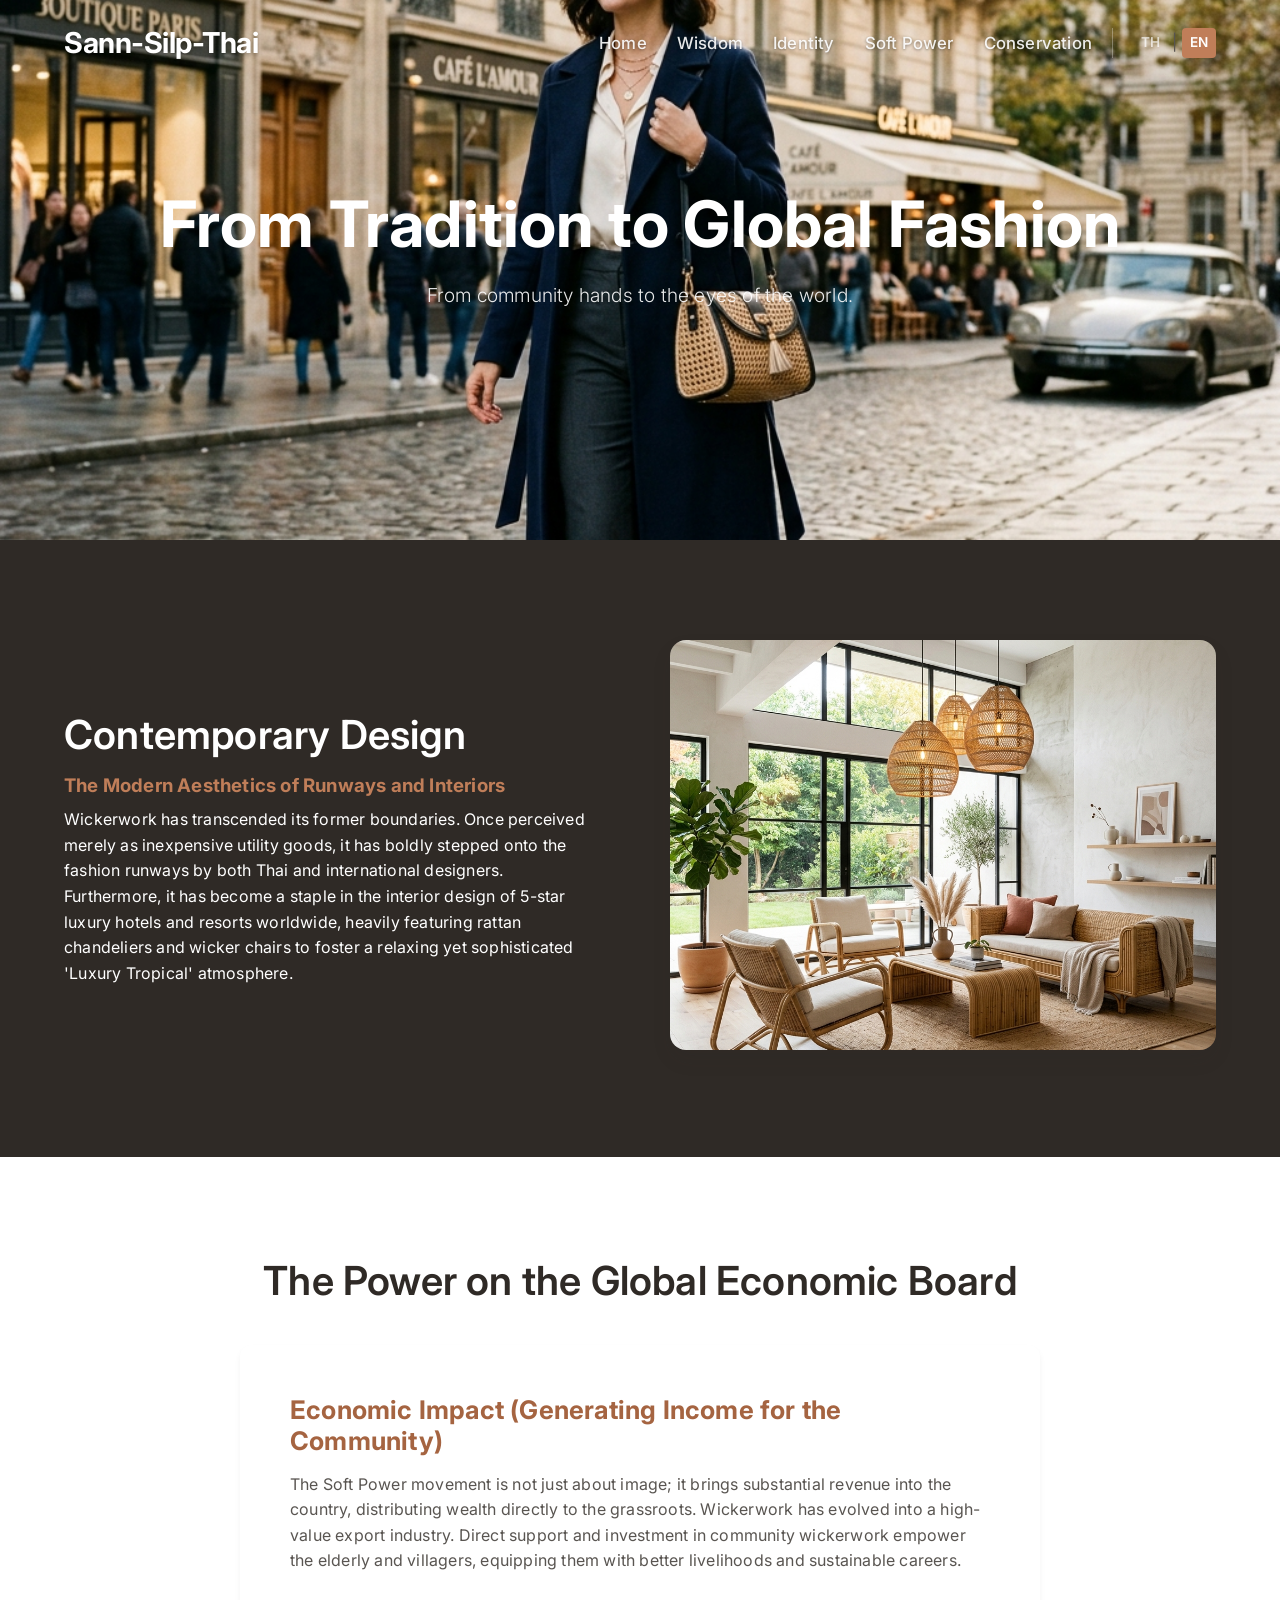
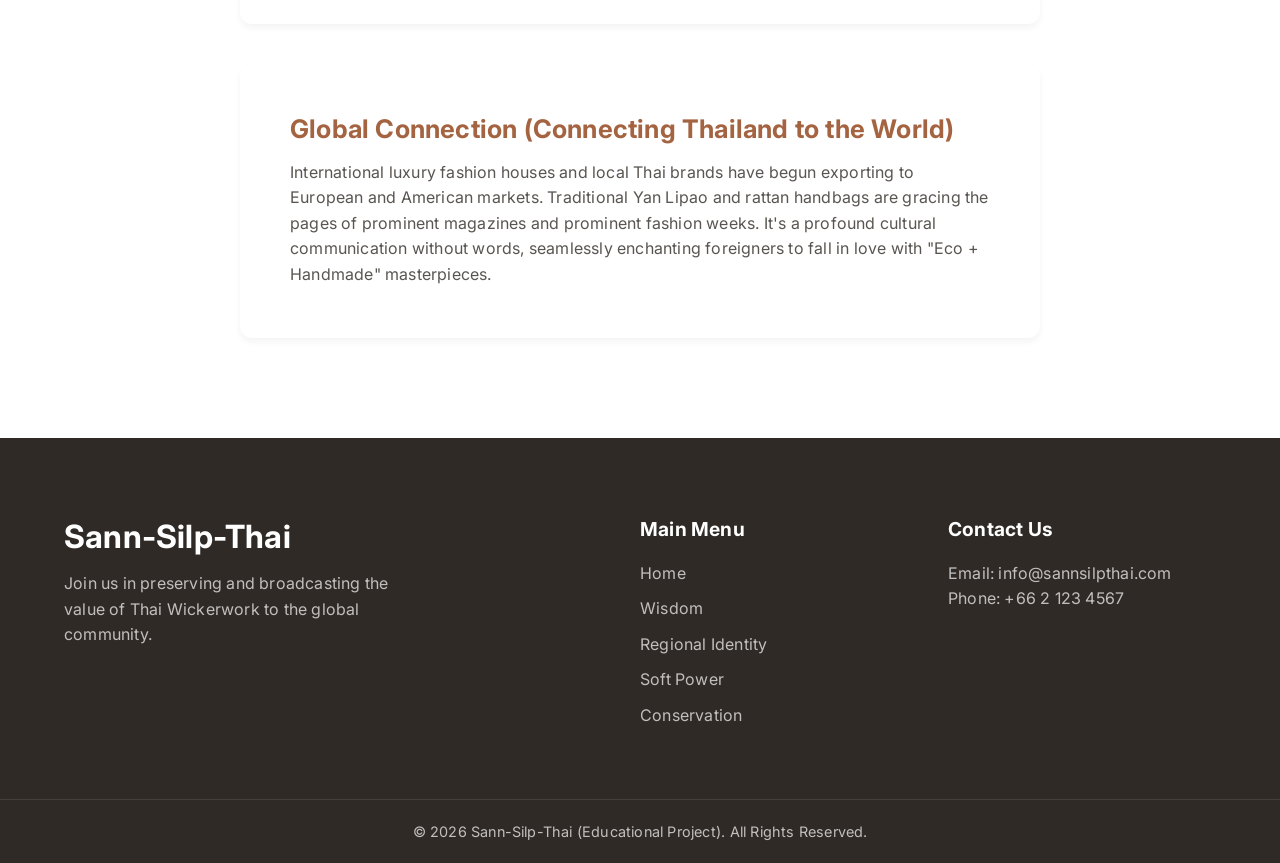
<file: soft-power-en.html>
<!DOCTYPE html>
<html lang="en">
<head>
    <meta charset="UTF-8">
    <meta name="viewport" content="width=device-width, initial-scale=1.0">
    <title>From Tradition to Global Fashion (Soft Power) | Sann-Silp-Thai</title>
    <!-- Google Fonts -->
    <link rel="preconnect" href="https://fonts.googleapis.com">
    <link rel="preconnect" href="https://fonts.gstatic.com" crossorigin>
    <link href="https://fonts.googleapis.com/css2?family=IBM+Plex+Sans+Thai+Looped:wght@300;400;500;600;700&family=Inter:wght@400;500;600;700&display=swap" rel="stylesheet">
    <!-- Custom CSS -->
    <link rel="stylesheet" href="css/styles.css">
</head>
<body class="loading">
    <!-- Preloader Plugin -->
    <div id="preloader">
        <div class="pla-tapian-loader">
            <svg viewBox="0 0 100 100" width="100" height="100">
                <polygon points="50,20 80,50 50,80 20,50" fill="var(--clr-primary)" stroke="var(--clr-bg-light)" stroke-width="2" stroke-linejoin="round" />
                <line x1="35" y1="35" x2="65" y2="65" stroke="var(--clr-bg-light)" stroke-width="1.5" />
                <line x1="35" y1="65" x2="65" y2="35" stroke="var(--clr-bg-light)" stroke-width="1.5" />
                <line x1="50" y1="20" x2="50" y2="80" stroke="var(--clr-bg-light)" stroke-width="1.5" />
                <line x1="20" y1="50" x2="80" y2="50" stroke="var(--clr-bg-light)" stroke-width="1.5" />
                <polygon points="20,50 0,30 0,70" fill="var(--clr-primary-dark)" stroke="var(--clr-bg-light)" stroke-width="2" stroke-linejoin="round" />
                <polygon points="35,35 20,10 50,20" fill="var(--clr-primary-dark)" stroke="var(--clr-bg-light)" stroke-width="2" stroke-linejoin="round" />
                <polygon points="35,65 20,90 50,80" fill="var(--clr-primary-dark)" stroke="var(--clr-bg-light)" stroke-width="2" stroke-linejoin="round" />
                <circle cx="70" cy="50" r="3" fill="var(--clr-bg-light)" />
            </svg>
        </div>
        <div class="loader-text">Loading...</div>
    </div>
    
    <!-- Header / Nav -->
    <header id="main-header">
        <div class="nav-container">
            <a href="index-en.html" class="logo">Sann-Silp-Thai</a>
            <nav>
                <ul class="nav-links">
                    <li><a href="index-en.html">Home</a></li>
                    <li><a href="history-en.html">Wisdom</a></li>
                    <li><a href="regions-en.html">Identity</a></li>
                    <li><a href="soft-power-en.html" class="active">Soft Power</a></li>
                    <li><a href="save-craft-en.html">Conservation</a></li>
                </ul>
                <div class="lang-switch">
                    <a href="soft-power.html" title="ภาษาไทย">TH</a>
                    <span class="separator">|</span>
                    <a href="soft-power-en.html" class="active" title="English">EN</a>
                </div>
                <div class="hamburger">
                    <span class="bar"></span><span class="bar"></span><span class="bar"></span>
                </div>
            </nav>
        </div>
    </header>

    <!-- Page Hero Banner -->
    <section class="page-hero" style="background-image: url('assets/images/global_wicker.png');">
        <div class="hero-overlay"></div>
        <div class="container relative z-10 text-center reveal fade-in-up">
            <h1 class="hero-title text-white">From Tradition to Global Fashion</h1>
            <p class="hero-subtitle text-white">From community hands to the eyes of the world.</p>
        </div>
    </section>

    <!-- Contemporary Design -->
    <section class="section padding-y bg-dark text-white">
        <div class="container auto-grid align-center">
            <div class="article-text reveal fade-in-left">
                <h2 class="section-title text-white">Contemporary Design</h2>
                <h3 style="color: var(--clr-primary); margin-bottom: 10px;">The Modern Aesthetics of Runways and Interiors</h3>
                <p>Wickerwork has transcended its former boundaries. Once perceived merely as inexpensive utility goods, it has boldly stepped onto the fashion runways by both Thai and international designers.</p>
                <p>Furthermore, it has become a staple in the interior design of 5-star luxury hotels and resorts worldwide, heavily featuring rattan chandeliers and wicker chairs to foster a relaxing yet sophisticated 'Luxury Tropical' atmosphere.</p>
            </div>
            <div class="reveal fade-in-right">
                <img src="assets/images/modern_wicker.png" alt="Contemporary Design" class="article-img">
            </div>
        </div>
    </section>

    <!-- Economic Impact & Global Connection -->
    <section class="section padding-y">
        <div class="container article-container reveal fade-in-up">
            <h2 class="section-title text-center mb-loose">The Power on the Global Economic Board</h2>
            
            <div class="split-card highlight-box">
                <div class="content">
                    <h3>Economic Impact (Generating Income for the Community)</h3>
                    <p>The Soft Power movement is not just about image; it brings substantial revenue into the country, distributing wealth directly to the grassroots. Wickerwork has evolved into a high-value export industry. Direct support and investment in community wickerwork empower the elderly and villagers, equipping them with better livelihoods and sustainable careers.</p>
                </div>
            </div>

            <div class="split-card highlight-box reverse mt-loose">
                <div class="content">
                    <h3>Global Connection (Connecting Thailand to the World)</h3>
                    <p>International luxury fashion houses and local Thai brands have begun exporting to European and American markets. Traditional Yan Lipao and rattan handbags are gracing the pages of prominent magazines and prominent fashion weeks. It's a profound cultural communication without words, seamlessly enchanting foreigners to fall in love with "Eco + Handmade" masterpieces.</p>
                </div>
            </div>
        </div>
    </section>

    <!-- Footer -->
    <footer id="contact">
        <div class="container footer-content">
            <div class="footer-brand">
                <h2>Sann-Silp-Thai</h2>
                <p>Join us in preserving and broadcasting the value of Thai Wickerwork to the global community.</p>
            </div>
            <div class="footer-links">
                <h3>Main Menu</h3>
                <ul>
                    <li><a href="index-en.html">Home</a></li>
                    <li><a href="history-en.html">Wisdom</a></li>
                    <li><a href="regions-en.html">Regional Identity</a></li>
                    <li><a href="soft-power-en.html">Soft Power</a></li>
                    <li><a href="save-craft-en.html">Conservation</a></li>
                </ul>
            </div>
            <div class="footer-contact">
                <h3>Contact Us</h3>
                <p>Email: info@sannsilpthai.com</p>
                <p>Phone: +66 2 123 4567</p>
            </div>
        </div>
        <div class="footer-bottom">
            <p>&copy; 2026 Sann-Silp-Thai (Educational Project). All Rights Reserved.</p>
        </div>
    </footer>
    <script src="js/script.js"></script>
</body>
</html>
</file>
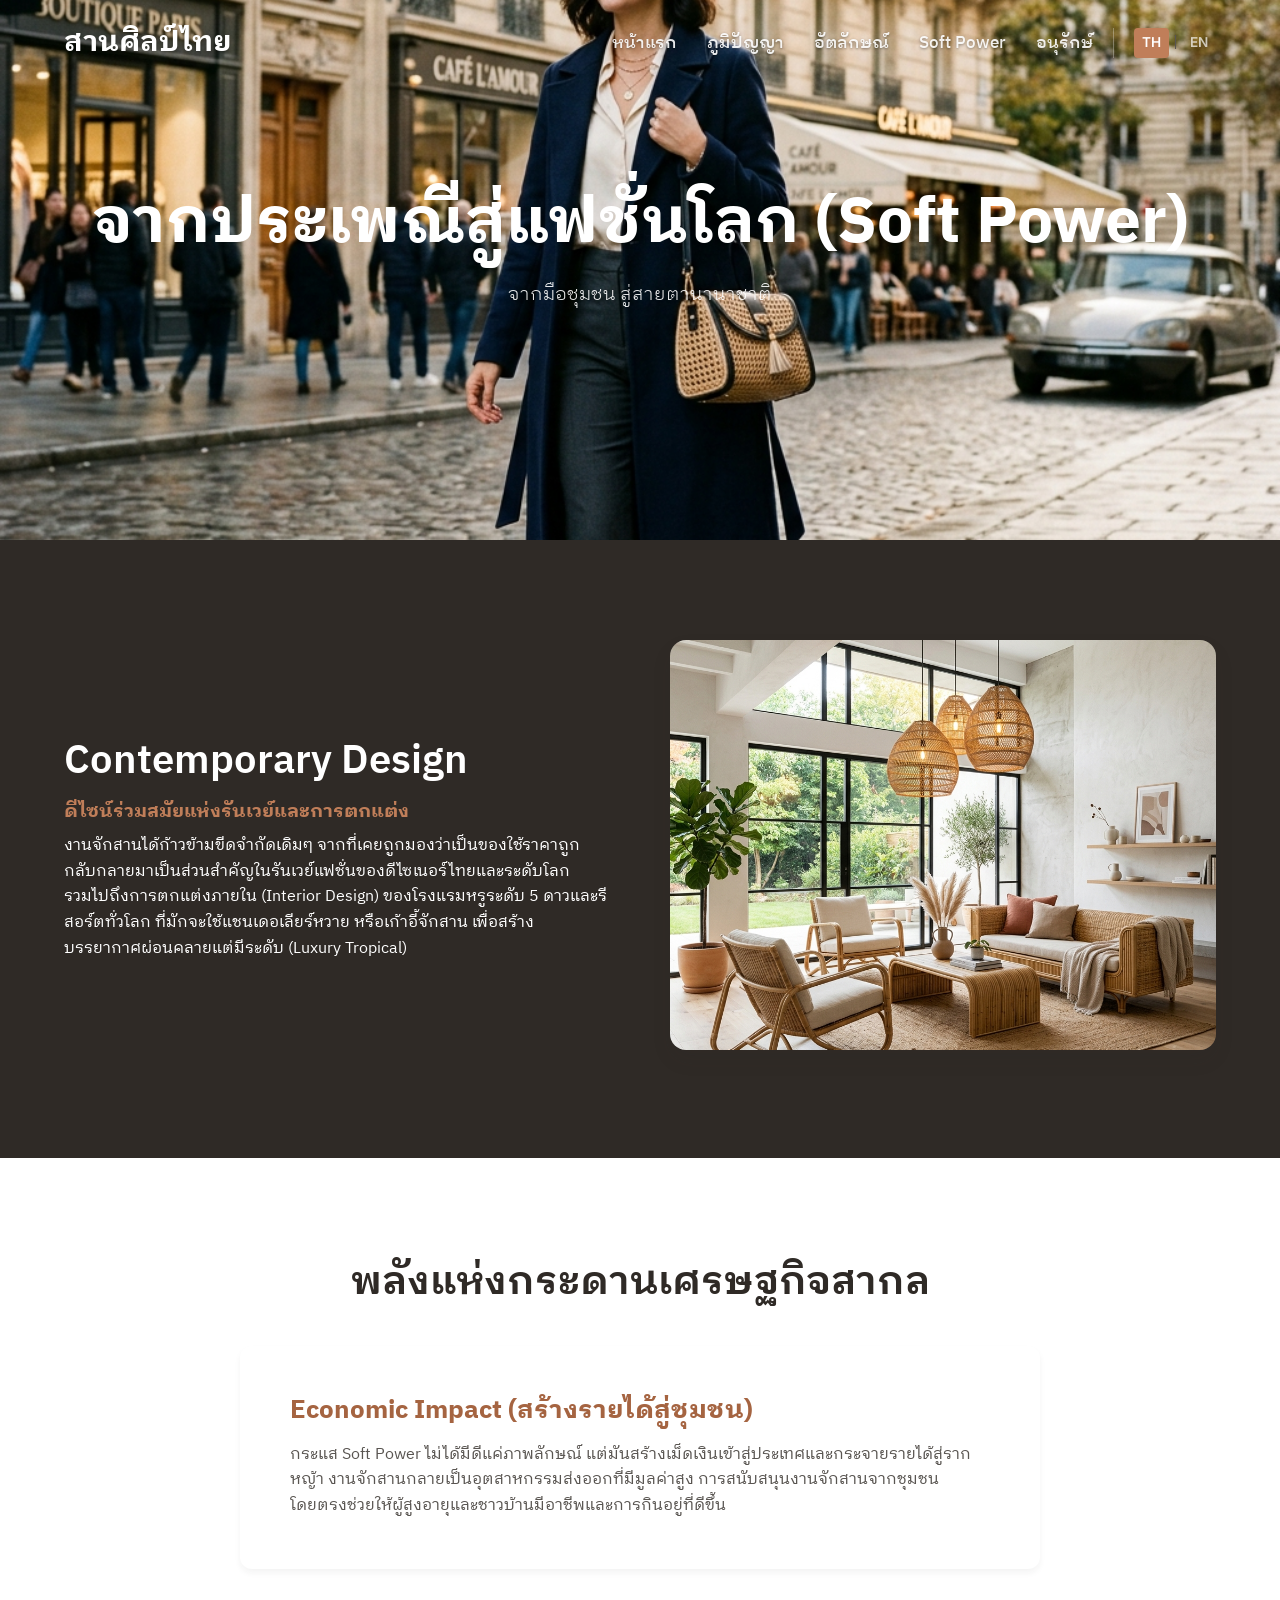
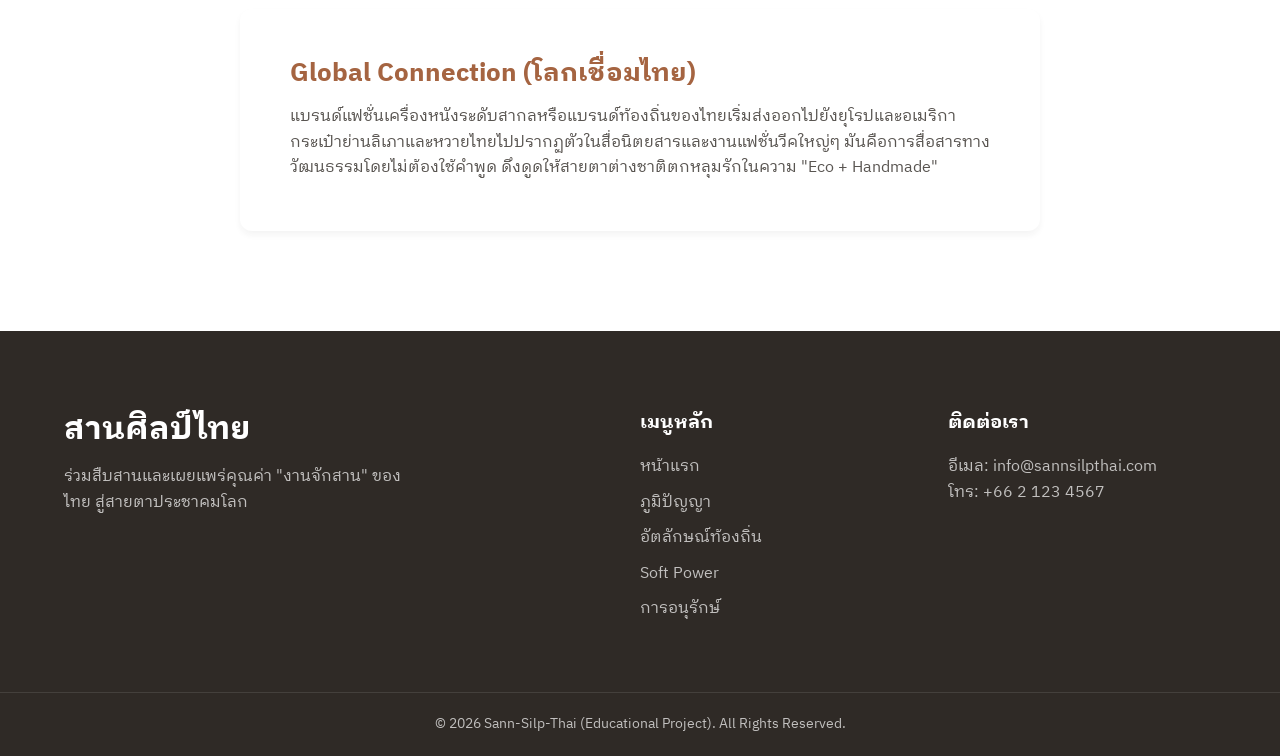
<file: soft-power.html>
<!DOCTYPE html>
<html lang="th">
<head>
    <meta charset="UTF-8">
    <meta name="viewport" content="width=device-width, initial-scale=1.0">
    <title>จากประเพณีสู่แฟชั่นโลก (Soft Power) | Sann-Silp-Thai</title>
    <!-- Google Fonts -->
    <link rel="preconnect" href="https://fonts.googleapis.com">
    <link rel="preconnect" href="https://fonts.gstatic.com" crossorigin>
    <link href="https://fonts.googleapis.com/css2?family=IBM+Plex+Sans+Thai+Looped:wght@300;400;500;600;700&family=Inter:wght@400;500;600;700&display=swap" rel="stylesheet">
    <!-- Custom CSS -->
    <link rel="stylesheet" href="css/styles.css">
</head>
<body class="loading">
    <!-- Preloader Plugin -->
    <div id="preloader">
        <div class="pla-tapian-loader">
            <svg viewBox="0 0 100 100" width="100" height="100">
                <polygon points="50,20 80,50 50,80 20,50" fill="var(--clr-primary)" stroke="var(--clr-bg-light)" stroke-width="2" stroke-linejoin="round" />
                <line x1="35" y1="35" x2="65" y2="65" stroke="var(--clr-bg-light)" stroke-width="1.5" />
                <line x1="35" y1="65" x2="65" y2="35" stroke="var(--clr-bg-light)" stroke-width="1.5" />
                <line x1="50" y1="20" x2="50" y2="80" stroke="var(--clr-bg-light)" stroke-width="1.5" />
                <line x1="20" y1="50" x2="80" y2="50" stroke="var(--clr-bg-light)" stroke-width="1.5" />
                <polygon points="20,50 0,30 0,70" fill="var(--clr-primary-dark)" stroke="var(--clr-bg-light)" stroke-width="2" stroke-linejoin="round" />
                <polygon points="35,35 20,10 50,20" fill="var(--clr-primary-dark)" stroke="var(--clr-bg-light)" stroke-width="2" stroke-linejoin="round" />
                <polygon points="35,65 20,90 50,80" fill="var(--clr-primary-dark)" stroke="var(--clr-bg-light)" stroke-width="2" stroke-linejoin="round" />
                <circle cx="70" cy="50" r="3" fill="var(--clr-bg-light)" />
            </svg>
        </div>
        <div class="loader-text">กำลังโหลด...</div>
    </div>
    
    <!-- Header / Nav -->
    <header id="main-header">
        <div class="nav-container">
            <a href="index.html" class="logo">สานศิลป์ไทย</a>
            <nav>
                <ul class="nav-links">
                    <li><a href="index.html">หน้าแรก</a></li>
                    <li><a href="history.html">ภูมิปัญญา</a></li>
                    <li><a href="regions.html">อัตลักษณ์</a></li>
                    <li><a href="soft-power.html" class="active">Soft Power</a></li>
                    <li><a href="save-craft.html">อนุรักษ์</a></li>
                </ul>
                <div class="lang-switch">
                    <a href="soft-power.html" class="active" title="ภาษาไทย">TH</a>
                    <span class="separator">|</span>
                    <a href="soft-power-en.html" title="English">EN</a>
                </div>
                <div class="hamburger">
                    <span class="bar"></span><span class="bar"></span><span class="bar"></span>
                </div>
            </nav>
        </div>
    </header>

    <!-- Page Hero Banner -->
    <section class="page-hero" style="background-image: url('assets/images/global_wicker.png');">
        <div class="hero-overlay"></div>
        <div class="container relative z-10 text-center reveal fade-in-up">
            <h1 class="hero-title text-white">จากประเพณีสู่แฟชั่นโลก (Soft Power)</h1>
            <p class="hero-subtitle text-white">จากมือชุมชน สู่สายตานานาชาติ</p>
        </div>
    </section>

    <!-- Contemporary Design -->
    <section class="section padding-y bg-dark text-white">
        <div class="container auto-grid align-center">
            <div class="article-text reveal fade-in-left">
                <h2 class="section-title text-white">Contemporary Design</h2>
                <h3 style="color: var(--clr-primary); margin-bottom: 10px;">ดีไซน์ร่วมสมัยแห่งรันเวย์และการตกแต่ง</h3>
                <p>งานจักสานได้ก้าวข้ามขีดจำกัดเดิมๆ จากที่เคยถูกมองว่าเป็นของใช้ราคาถูก กลับกลายมาเป็นส่วนสำคัญในรันเวย์แฟชั่นของดีไซเนอร์ไทยและระดับโลก</p>
                <p>รวมไปถึงการตกแต่งภายใน (Interior Design) ของโรงแรมหรูระดับ 5 ดาวและรีสอร์ตทั่วโลก ที่มักจะใช้แชนเดอเลียร์หวาย หรือเก้าอี้จักสาน เพื่อสร้างบรรยากาศผ่อนคลายแต่มีระดับ (Luxury Tropical)</p>
            </div>
            <div class="reveal fade-in-right">
                <img src="assets/images/modern_wicker.png" alt="ดีไซน์ทันสมัย" class="article-img">
            </div>
        </div>
    </section>

    <!-- Economic Impact & Global Connection -->
    <section class="section padding-y">
        <div class="container article-container reveal fade-in-up">
            <h2 class="section-title text-center mb-loose">พลังแห่งกระดานเศรษฐกิจสากล</h2>
            
            <div class="split-card highlight-box">
                <div class="content">
                    <h3>Economic Impact (สร้างรายได้สู่ชุมชน)</h3>
                    <p>กระแส Soft Power ไม่ได้มีดีแค่ภาพลักษณ์ แต่มันสร้างเม็ดเงินเข้าสู่ประเทศและกระจายรายได้สู่รากหญ้า งานจักสานกลายเป็นอุตสาหกรรมส่งออกที่มีมูลค่าสูง การสนับสนุนงานจักสานจากชุมชนโดยตรงช่วยให้ผู้สูงอายุและชาวบ้านมีอาชีพและการกินอยู่ที่ดีขึ้น</p>
                </div>
            </div>

            <div class="split-card highlight-box reverse mt-loose">
                <div class="content">
                    <h3>Global Connection (โลกเชื่อมไทย)</h3>
                    <p>แบรนด์แฟชั่นเครื่องหนังระดับสากลหรือแบรนด์ท้องถิ่นของไทยเริ่มส่งออกไปยังยุโรปและอเมริกา กระเป๋าย่านลิเภาและหวายไทยไปปรากฏตัวในสื่อนิตยสารและงานแฟชั่นวีคใหญ่ๆ มันคือการสื่อสารทางวัฒนธรรมโดยไม่ต้องใช้คำพูด ดึงดูดให้สายตาต่างชาติตกหลุมรักในความ "Eco + Handmade"</p>
                </div>
            </div>
        </div>
    </section>

    <!-- Footer -->
    <footer id="contact">
        <div class="container footer-content">
            <div class="footer-brand">
                <h2>สานศิลป์ไทย</h2>
                <p>ร่วมสืบสานและเผยแพร่คุณค่า "งานจักสาน" ของไทย สู่สายตาประชาคมโลก</p>
            </div>
            <div class="footer-links">
                <h3>เมนูหลัก</h3>
                <ul>
                    <li><a href="index.html">หน้าแรก</a></li>
                    <li><a href="history.html">ภูมิปัญญา</a></li>
                    <li><a href="regions.html">อัตลักษณ์ท้องถิ่น</a></li>
                    <li><a href="soft-power.html">Soft Power</a></li>
                    <li><a href="save-craft.html">การอนุรักษ์</a></li>
                </ul>
            </div>
            <div class="footer-contact">
                <h3>ติดต่อเรา</h3>
                <p>อีเมล: info@sannsilpthai.com</p>
                <p>โทร: +66 2 123 4567</p>
            </div>
        </div>
        <div class="footer-bottom">
            <p>&copy; 2026 Sann-Silp-Thai (Educational Project). All Rights Reserved.</p>
        </div>
    </footer>
    <script src="js/script.js"></script>
</body>
</html>
</file>
<file: css/styles.css>
/* CSS Variables for styling - Rich Aesthetics & Earth Tones */
:root {
    /* Color Palette */
    --clr-primary: #C07E59;      /* Warm clay/earth orange */
    --clr-primary-dark: #A56441;
    --clr-secondary: #4A5D4E;    /* Muted forest green */
    --clr-bg-light: #F9F6F0;     /* Warm cream background */
    --clr-bg-dark: #2F2A26;      /* Deep rich brown background */
    --clr-text-heading: #2F2A26;
    --clr-text-body: #595551;
    --clr-white: #FFFFFF;
    
    /* Typography */
    --font-heading: 'IBM Plex Sans Thai Looped', sans-serif;
    --font-body: 'IBM Plex Sans Thai Looped', sans-serif;
    
    /* Box Shadow / Glassmorphism */
    --shadow-sm: 0 4px 6px rgba(47, 42, 38, 0.05);
    --shadow-md: 0 10px 20px rgba(47, 42, 38, 0.08);
    --shadow-lg: 0 20px 40px rgba(47, 42, 38, 0.12);
    --glass-bg: rgba(255, 255, 255, 0.85);

    /* Transitions */
    --transition-fast: 0.2s ease-in-out;
    --transition-smooth: 0.4s cubic-bezier(0.25, 1, 0.5, 1);
}

/* Reset & Selection */
* {
    margin: 0;
    padding: 0;
    box-sizing: border-box;
}

html {
    scroll-behavior: smooth;
}

body {
    font-family: var(--font-body);
    color: var(--clr-text-body);
    background-color: var(--clr-white);
    line-height: 1.6;
    overflow-x: hidden;
}

::selection {
    background-color: var(--clr-primary);
    color: var(--clr-white);
}

/* Typography */
h1, h2, h3, h4, h5 {
    font-family: var(--font-heading);
    color: var(--clr-text-heading);
    line-height: 1.2;
}

a {
    text-decoration: none;
    color: inherit;
    transition: color var(--transition-fast);
}

/* Utility Classes */
.container {
    width: 90%;
    max-width: 1200px;
    margin: 0 auto;
}

.padding-y {
    padding: 100px 0;
}

.bg-light {
    background-color: var(--clr-bg-light);
}

.text-center {
    text-align: center;
}

.section-title {
    font-size: 2.5rem;
    margin-bottom: 1rem;
    font-weight: 600;
}

.section-title span {
    color: var(--clr-primary);
}

.section-subtitle {
    font-size: 1.1rem;
    color: var(--clr-text-body);
    margin-bottom: 3rem;
    max-width: 600px;
    margin-inline: auto;
}

.btn {
    display: inline-block;
    padding: 12px 32px;
    font-family: var(--font-heading);
    font-weight: 500;
    font-size: 1rem;
    border-radius: 50px;
    cursor: pointer;
    transition: all var(--transition-fast);
    border: none;
}

.btn-primary {
    background-color: var(--clr-primary);
    color: var(--clr-white);
    box-shadow: 0 4px 15px rgba(192, 126, 89, 0.3);
}

.btn-primary:hover {
    background-color: var(--clr-primary-dark);
    transform: translateY(-2px);
    box-shadow: 0 6px 20px rgba(192, 126, 89, 0.4);
}

/* Header & Navigation (Glassmorphism effect) */
#main-header {
    position: fixed;
    top: 0;
    width: 100%;
    z-index: 1000;
    padding: 20px 0;
    transition: all var(--transition-smooth);
}

#main-header.scrolled {
    padding: 12px 0;
    background: var(--glass-bg);
    backdrop-filter: blur(10px);
    -webkit-backdrop-filter: blur(10px);
    box-shadow: var(--shadow-sm);
}

.nav-container {
    width: 90%;
    max-width: 1200px;
    margin: 0 auto;
    display: flex;
    justify-content: space-between;
    align-items: center;
}

.logo {
    font-family: var(--font-heading);
    font-size: 1.8rem;
    font-weight: 700;
    color: var(--clr-white);
    text-shadow: 0 2px 4px rgba(0,0,0,0.3);
    transition: color var(--transition-fast);
}

#main-header.scrolled .logo {
    color: var(--clr-text-heading);
    text-shadow: none;
}

nav {
    display: flex;
    align-items: center;
}

.nav-links {
    list-style: none;
    display: flex;
    gap: 30px;
    align-items: center;
}

/* Language Switcher */
.lang-switch {
    display: flex;
    align-items: center;
    gap: 4px;
    margin-left: 20px;
    border-left: 1px solid rgba(255, 255, 255, 0.3);
    padding-left: 20px;
}

#main-header.scrolled .lang-switch {
    border-left: 1px solid rgba(0, 0, 0, 0.1);
}

.lang-switch a {
    font-family: 'Inter', sans-serif;
    font-weight: 600;
    font-size: 0.85rem;
    color: rgba(255, 255, 255, 0.7);
    transition: all var(--transition-fast);
    padding: 4px 8px;
    border-radius: 4px;
    text-shadow: none;
}

#main-header.scrolled .lang-switch a {
    color: var(--clr-text-body);
}

.lang-switch a.active {
    color: var(--clr-white);
    background-color: var(--clr-primary);
}

#main-header.scrolled .lang-switch a.active {
    color: var(--clr-white);
}

.lang-switch a:hover:not(.active) {
    color: var(--clr-white);
    background-color: rgba(255, 255, 255, 0.2);
}

#main-header.scrolled .lang-switch a:hover:not(.active) {
    color: var(--clr-primary);
    background-color: rgba(192, 126, 89, 0.1);
}

/* English Typography Setup */
html[lang="en"] {
    --font-heading: 'Inter', sans-serif;
    --font-body: 'Inter', sans-serif;
}
html[lang="en"] body {
    letter-spacing: 0.2px;
}
html[lang="en"] .logo {
    letter-spacing: -0.5px;
}

.nav-links li a {
    font-family: var(--font-heading);
    font-weight: 500;
    font-size: 1.05rem;
    color: rgba(255, 255, 255, 0.9);
    position: relative;
    text-shadow: 0 1px 3px rgba(0,0,0,0.4);
}

#main-header.scrolled .nav-links li a {
    color: var(--clr-text-heading);
    text-shadow: none;
}

.nav-links li a::after {
    content: '';
    position: absolute;
    bottom: -4px;
    left: 0;
    width: 0;
    height: 2px;
    background-color: var(--clr-primary);
    transition: width var(--transition-fast);
}

.nav-links li a:hover::after {
    width: 100%;
}

.hamburger {
    display: none;
    cursor: pointer;
}

.bar {
    display: block;
    width: 25px;
    height: 3px;
    margin: 5px auto;
    background-color: var(--clr-white);
    transition: all var(--transition-fast);
}

#main-header.scrolled .bar {
    background-color: var(--clr-text-heading);
}

/* Hero Section */
#hero {
    height: 100vh;
    position: relative;
    display: flex;
    align-items: center;
    justify-content: center;
    overflow: hidden;
}

.hero-bg {
    position: absolute;
    top: 0;
    left: 0;
    width: 100%;
    height: 100%;
    background-size: cover;
    background-position: center;
    background-repeat: no-repeat;
    z-index: -2;
    transform: scale(1.05); /* Slight scale for parallax trick space */
}

.hero-overlay {
    position: absolute;
    top: 0;
    left: 0;
    width: 100%;
    height: 100%;
    background: linear-gradient(to right, rgba(0,0,0,0.8) 0%, rgba(0,0,0,0.3) 100%);
    z-index: -1;
}

.hero-content {
    text-align: center;
    color: var(--clr-white);
    max-width: 800px;
    padding: 0 20px;
}

.hero-title {
    font-size: 4rem;
    font-weight: 700;
    margin-bottom: 20px;
    line-height: 1.1;
    color: var(--clr-white);
}

.hero-title span {
    color: var(--clr-primary);
    font-weight: 300;
    font-size: 2.5rem;
}

.hero-subtitle {
    font-size: 1.2rem;
    font-weight: 300;
    margin-bottom: 40px;
    opacity: 0.9;
}

/* About Section */
.auto-grid {
    display: grid;
    grid-template-columns: 1fr 1fr;
    gap: 60px;
}

.align-center {
    align-items: center;
}

.about-image {
    position: relative;
}

.about-image img {
    width: 100%;
    border-radius: 12px;
    box-shadow: var(--shadow-lg);
    z-index: 2;
    position: relative;
    object-fit: cover;
    aspect-ratio: 4/5;
}

.image-backdrop {
    position: absolute;
    top: -20px;
    left: -20px;
    width: 100%;
    height: 100%;
    border: 2px solid var(--clr-primary);
    border-radius: 12px;
    z-index: 1;
}

.about-text p {
    margin-bottom: 20px;
    font-size: 1.05rem;
}

/* Categories Section */
.grid-3 {
    display: grid;
    grid-template-columns: repeat(3, 1fr);
}

.gap-lg {
    gap: 40px;
}

.card {
    background: var(--clr-white);
    border-radius: 16px;
    overflow: hidden;
    box-shadow: var(--shadow-md);
    transition: transform var(--transition-smooth), box-shadow var(--transition-smooth);
}

.card:hover {
    transform: translateY(-10px);
    box-shadow: var(--shadow-lg);
}

.card-img-wrapper {
    height: 250px;
    overflow: hidden;
}

.card-img {
    width: 100%;
    height: 100%;
    object-fit: cover;
    transition: transform 0.6s ease;
}

.card:hover .card-img {
    transform: scale(1.08); /* Micro-animation */
}

.card-body {
    padding: 30px;
    text-align: center;
}

.card-body h3 {
    font-size: 1.4rem;
    margin-bottom: 12px;
    color: var(--clr-primary-dark);
}

/* Infinite Marquee Gallery Section */
.marquee-wrapper {
    width: 100%;
    overflow: hidden;
    padding: 20px 0;
    position: relative;
}

.marquee-track {
    display: flex;
    width: max-content;
    animation: scrollMarquee 40s linear infinite;
    gap: 20px;
    padding: 0 10px;
}

.marquee-track:hover {
    animation-play-state: paused;
}

.marquee-item {
    position: relative;
    border-radius: 12px;
    overflow: hidden;
    cursor: pointer;
    width: 350px;
    height: 350px;
    flex-shrink: 0;
}

.marquee-item img {
    width: 100%;
    height: 100%;
    object-fit: cover;
    transition: transform 0.5s ease;
}

.marquee-item:hover img {
    transform: scale(1.1);
}

.gallery-overlay {
    position: absolute;
    inset: 0;
    background: rgba(0,0,0,0.4);
    display: flex;
    align-items: center;
    justify-content: center;
    opacity: 0;
    transition: opacity var(--transition-fast);
}

.marquee-item:hover .gallery-overlay {
    opacity: 1;
}

@keyframes scrollMarquee {
    0% { transform: translateX(0); }
    100% { transform: translateX(calc(-50% - 10px)); } 
}

.gallery-overlay span {
    color: var(--clr-white);
    font-family: var(--font-heading);
    font-size: 1.5rem;
    font-weight: 500;
    transform: translateY(20px);
    transition: transform var(--transition-smooth);
}

.gallery-item:hover .gallery-overlay span {
    transform: translateY(0);
}

/* Footer Section */
footer {
    background-color: var(--clr-bg-dark);
    color: rgba(255,255,255,0.7);
    padding: 80px 0 20px;
}

.footer-content {
    display: grid;
    grid-template-columns: 2fr 1fr 1fr;
    gap: 40px;
    margin-bottom: 60px;
}

.footer-brand h2 {
    color: var(--clr-white);
    font-size: 2rem;
    margin-bottom: 15px;
}

.footer-brand p {
    max-width: 350px;
}

.footer-links h3, .footer-contact h3 {
    color: var(--clr-white);
    margin-bottom: 20px;
    font-size: 1.2rem;
}

.footer-links ul {
    list-style: none;
}

.footer-links li {
    margin-bottom: 10px;
}

.footer-links a:hover {
    color: var(--clr-primary);
}

.footer-bottom {
    text-align: center;
    border-top: 1px solid rgba(255,255,255,0.1);
    padding-top: 20px;
    font-size: 0.9rem;
}

/* Animations */
.reveal {
    opacity: 0;
    visibility: hidden;
}

.fade-in {
    animation: fadeIn 1s cubic-bezier(0.25, 1, 0.5, 1) forwards;
}

.fade-in-up {
    animation: fadeInUp 1s cubic-bezier(0.25, 1, 0.5, 1) forwards;
}

.fade-in-left {
    animation: fadeInLeft 1s cubic-bezier(0.25, 1, 0.5, 1) forwards;
}

.fade-in-right {
    animation: fadeInRight 1s cubic-bezier(0.25, 1, 0.5, 1) forwards;
}

@keyframes fadeIn {
    from { opacity: 0; visibility: visible; }
    to { opacity: 1; visibility: visible; }
}

@keyframes fadeInUp {
    from { opacity: 0; transform: translateY(40px); visibility: visible; }
    to { opacity: 1; transform: translateY(0); visibility: visible; }
}

@keyframes fadeInLeft {
    from { opacity: 0; transform: translateX(-40px); visibility: visible; }
    to { opacity: 1; transform: translateX(0); visibility: visible; }
}

@keyframes fadeInRight {
    from { opacity: 0; transform: translateX(40px); visibility: visible; }
    to { opacity: 1; transform: translateX(0); visibility: visible; }
}

/* Responsive Design */
@media (max-width: 992px) {
    .auto-grid {
        grid-template-columns: 1fr;
    }
    
    .gallery-container {
        grid-template-columns: repeat(2, 1fr);
        grid-template-rows: auto;
    }
    
    .layout-grid .item-large, .layout-grid .item-wide {
        grid-column: span 1;
        grid-row: span 1;
    }

    .footer-content {
        grid-template-columns: 1fr;
        text-align: center;
    }

    .footer-brand p {
        margin: 0 auto;
    }
}

@media (max-width: 768px) {
    .grid-3 {
        grid-template-columns: 1fr;
    }

    .hero-title {
        font-size: 2.8rem;
    }

    .hero-title span {
        font-size: 1.8rem;
    }

    .hamburger {
        display: block;
        z-index: 1001;
        margin-left: 15px;
    }

    .lang-switch {
        margin-left: auto;
        border-left: none;
        padding-left: 0;
    }

    .nav-links {
        position: fixed;
        left: -100%;
        top: 0;
        flex-direction: column;
        background-color: var(--clr-bg-dark);
        width: 100%;
        height: 100vh;
        text-align: center;
        padding-top: 100px;
        transition: 0.3s ease-in-out;
    }

    .nav-links.active {
        left: 0;
    }

    .nav-links li a {
        color: var(--clr-white) !important;
        font-size: 1.5rem;
    }
}

/* ========================================= */
/* Preloader (Pla Tapian) */
/* ========================================= */
body.loading {
    overflow: hidden;
}

#preloader {
    position: fixed;
    inset: 0;
    background-color: var(--clr-bg-light);
    z-index: 9999;
    display: flex;
    flex-direction: column;
    align-items: center;
    justify-content: center;
    transition: opacity 0.6s ease-out, visibility 0.6s ease-out;
}

#preloader.preloader-hidden {
    opacity: 0;
    visibility: hidden;
}

.pla-tapian-loader {
    width: 100px;
    height: 100px;
    animation: swim 2s ease-in-out infinite, bob 3s ease-in-out infinite;
}

.loader-text {
    margin-top: 20px;
    font-family: var(--font-heading);
    color: var(--clr-primary-dark);
    font-size: 1.2rem;
    font-weight: 500;
    letter-spacing: 1px;
    animation: pulse 1.5s ease-in-out infinite;
}

@keyframes swim {
    0% { transform: scaleX(1); }
    50% { transform: scaleX(0.9); }
    100% { transform: scaleX(1); }
}

@keyframes bob {
    0% { transform: translateY(0); }
    50% { transform: translateY(-15px); }
    100% { transform: translateY(0); }
}

@keyframes pulse {
    0% { opacity: 0.6; }
    50% { opacity: 1; }
    100% { opacity: 0.6; }
}

/* ========================================= */
/* Story Page Styles */
/* ========================================= */
.page-hero {
    height: 60vh;
    min-height: 400px;
    position: relative;
    display: flex;
    align-items: center;
    justify-content: center;
    background-image: url('../assets/images/hero_wicker.png');
    background-size: cover;
    background-position: center;
}

.relative { position: relative; }
.z-10 { z-index: 10; }
.mt-tight { margin-top: 15px; }

.article-container { max-width: 800px; margin: 0 auto; }
.max-w-800 { max-width: 800px; margin: 0 auto; }
.lead-text { font-size: 1.4rem; color: var(--clr-primary-dark); margin-bottom: 20px; line-height: 1.6; }
.text-lg { font-size: 1.15rem; line-height: 1.8; }

.mb-tight { margin-bottom: 15px; }
.mb-loose { margin-bottom: 40px; }
.mt-loose { margin-top: 40px; }

.split-card { display: flex; background: var(--clr-white); border-radius: 12px; overflow: hidden; box-shadow: var(--shadow-sm); }
.split-card.reverse { flex-direction: row-reverse; }
.split-card .content { flex: 1; padding: 50px; display: flex; flex-direction: column; justify-content: center; }
.split-card .content h3 { color: var(--clr-primary-dark); margin-bottom: 15px; font-size: 1.6rem; }
.split-card .image-placeholder { flex: 1; min-height: 300px; background-size: cover; background-position: center; }
.bg-pattern { background-image: url('../assets/images/bamboo_wicker.png'); }
.bg-pattern-2 { background-image: url('../assets/images/rattan_wicker.png'); }

.article-img { width: 100%; border-radius: 16px; box-shadow: var(--shadow-md); object-fit: cover; aspect-ratio: 4/3; }
.article-img-circle { width: 220px; height: 220px; border-radius: 50%; object-fit: cover; margin: 0 auto; display: block; border: 5px solid rgba(255,255,255,0.2); }

.bg-dark { background-color: var(--clr-bg-dark); }
.text-white { color: var(--clr-white) !important; }
.bg-green { background-color: var(--clr-secondary); }

.cta-box { background: var(--clr-bg-light); padding: 80px 40px; border-radius: 20px; position: relative; overflow: hidden; }

@media (max-width: 768px) {
    .split-card { flex-direction: column; }
    .split-card.reverse { flex-direction: column; }
    .split-card .image-placeholder { min-height: 200px; }
    .split-card .content { padding: 30px; }
}

.grid-2 { display: grid; grid-template-columns: repeat(auto-fit, minmax(350px, 1fr)); gap: 30px; }
.grid-3 { display: grid; grid-template-columns: repeat(auto-fit, minmax(300px, 1fr)); gap: 30px; }
.p-tight { padding: 25px; }

/* ========================================= */
/* Product Showcase Carousel */
/* ========================================= */
.product-showcase {
    position: relative;
    overflow: hidden;
    padding: 100px 0;
    background-color: var(--clr-bg-light);
}

.showcase-bg-container {
    position: absolute;
    inset: 0;
    z-index: 0;
    overflow: hidden;
    pointer-events: none;
}

.showcase-bg-container::before,
.showcase-bg-container::after {
    content: '';
    position: absolute;
    width: 600px;
    height: 600px;
    border-radius: 50%;
    filter: blur(90px);
    opacity: 0.4;
    animation: floatOrbs 20s infinite ease-in-out alternate;
}

.showcase-bg-container::before {
    background: rgba(192, 126, 89, 0.6);
    top: -100px;
    left: -100px;
    animation-delay: 0s;
}

.showcase-bg-container::after {
    background: rgba(224, 186, 129, 0.5);
    bottom: -100px;
    right: -100px;
    animation-direction: alternate-reverse;
    animation-duration: 25s;
}

.showcase-bg-texture {
    position: absolute;
    inset: 0;
    opacity: 0.15;
    background-image: radial-gradient(var(--clr-primary-dark) 1px, transparent 1px);
    background-size: 30px 30px;
    animation: panBg 40s linear infinite;
    z-index: 1;
}

@keyframes floatOrbs {
    0% { transform: translate(0, 0) scale(1); }
    50% { transform: translate(30vw, 10vh) scale(1.2); }
    100% { transform: translate(-10vw, 20vh) scale(0.9); }
}

@keyframes panBg {
    from { background-position: 0 0; }
    to { background-position: -300px -300px; }
}

.carousel-wrap {
    position: relative;
    z-index: 1;
    max-width: 100%;
    overflow: hidden;
    padding: 40px 0;
}

.carousel-track {
    display: flex;
    transition: transform 0.6s cubic-bezier(0.25, 1, 0.5, 1);
    align-items: center;
    position: relative;
    z-index: 10;
}

.carousel-slide {
    min-width: 100%;
    flex-shrink: 0;
    display: flex;
    flex-direction: column;
    align-items: center;
    justify-content: center;
    padding: 0 20px;
    position: relative; /* important for floating elements */
}

/* Global Floating Particles */
.floating-particles {
    position: absolute;
    inset: 0;
    pointer-events: none;
    z-index: 0;
    overflow: hidden;
}

.floating-element {
    position: absolute;
    opacity: 0.7;
    mix-blend-mode: multiply;
    transition: top 2s cubic-bezier(0.25, 1, 0.5, 1), left 2s cubic-bezier(0.25, 1, 0.5, 1), transform 2s ease;
    will-change: top, left, transform;
}

.floating-element.el-1 { max-width: 150px; animation: floatSpin 8s ease-in-out infinite; }
.floating-element.el-2 { max-width: 120px; animation: floatReverse 12s ease-in-out infinite; }
.floating-element.el-3 { max-width: 100px; animation: floatSpin 10s ease-in-out infinite reverse; opacity: 0.5; }
.floating-element.el-4 { max-width: 140px; animation: floatReverse 9s ease-in-out infinite alternate; opacity: 0.6; }
.floating-element.el-5 { max-width: 90px; animation: floatSpin 15s ease-in-out infinite; }

@keyframes floatSpin {
    0% { transform: translateY(0) rotate(0deg) scale(1); }
    50% { transform: translateY(-30px) rotate(15deg) scale(1.05); }
    100% { transform: translateY(0) rotate(0deg) scale(1); }
}

@keyframes floatReverse {
    0% { transform: translateY(0) rotate(0deg) scale(1); }
    50% { transform: translateY(30px) rotate(-15deg) scale(0.95); }
    100% { transform: translateY(0) rotate(0deg) scale(1); }
}

.carousel-img-container {
    height: 400px;
    display: flex;
    align-items: center;
    justify-content: center;
    animation: floatProduct 4s ease-in-out infinite;
}

.carousel-img {
    max-height: 100%;
    max-width: 400px;
    object-fit: contain;
    mix-blend-mode: multiply; /* Removes white background naturally if underlying bg is colored */
    filter: drop-shadow(0 20px 30px rgba(0,0,0,0.15));
}

@keyframes floatProduct {
    0% { transform: translateY(0px); }
    50% { transform: translateY(-20px); }
    100% { transform: translateY(0px); }
}

.carousel-content {
    text-align: center;
    margin-top: 40px;
    max-width: 600px;
}

.carousel-content h3 {
    font-family: var(--font-heading);
    font-size: 2rem;
    color: var(--clr-primary-dark);
    margin-bottom: 15px;
}

.carousel-content p {
    font-size: 1.1rem;
    line-height: 1.6;
    color: var(--clr-text-body);
}

.carousel-btn {
    position: absolute;
    top: 50%;
    transform: translateY(-50%);
    z-index: 10;
    background: var(--clr-white);
    border: none;
    width: 60px;
    height: 60px;
    border-radius: 50%;
    box-shadow: var(--shadow-md);
    cursor: pointer;
    display: flex;
    align-items: center;
    justify-content: center;
    color: var(--clr-primary-dark);
    font-size: 1.8rem;
    transition: all var(--transition-fast);
}

.carousel-btn:hover {
    background: var(--clr-primary);
    color: var(--clr-white);
    transform: translateY(-50%) scale(1.1);
}

.carousel-btn.prev {
    left: 20px;
}

.carousel-btn.next {
    right: 20px;
}

@media (max-width: 768px) {
    .carousel-img-container {
        height: 300px;
    }
    .carousel-btn {
        width: 45px;
        height: 45px;
        font-size: 1.2rem;
    }
}
</file>
<file: css/home.css>
/* ========================================= */
/* Premium Aesthetics & Variables (Refined Contrast) */
/* ========================================= */
:root {
    --premium-easing: cubic-bezier(0.19, 1, 0.22, 1);
    --premium-dark: #0A0908; /* Darker for better contrast */
    --premium-light: #FFFFFF; /* Pure white for better contrast */
    --premium-accent: #D06A33; /* More vibrant */
    --premium-text: #222222; /* Darker text on light bg */
}

body.premium-theme {
    background-color: var(--premium-light);
    color: var(--premium-text);
    font-family: 'IBM Plex Sans Thai Looped', sans-serif;
    overflow-x: hidden;
    cursor: none;
}

body.premium-theme a, body.premium-theme button {
    cursor: none;
}

/* ========================================= */
/* Smooth Scroll Wrapper */
/* ========================================= */
#smooth-scroll-wrapper {
    position: fixed;
    top: 0;
    left: 0;
    width: 100%;
    overflow: hidden;
    will-change: transform;
}

/* ========================================= */
/* Custom Blend-Mode Cursor */
/* ========================================= */
.cursor-dot-premium {
    position: fixed;
    top: 0;
    left: 0;
    width: 8px;
    height: 8px;
    background-color: var(--premium-accent);
    border-radius: 50%;
    transform: translate(-50%, -50%);
    pointer-events: none;
    z-index: 9999;
}

.cursor-follower-premium {
    position: fixed;
    top: 0;
    left: 0;
    width: 50px;
    height: 50px;
    background-color: var(--premium-light);
    mix-blend-mode: difference;
    border-radius: 50%;
    transform: translate(-50%, -50%);
    pointer-events: none;
    z-index: 9998;
    transition: width 0.4s var(--premium-easing), height 0.4s var(--premium-easing);
    will-change: transform;
}

.cursor-follower-premium::after {
    content: 'VIEW';
    position: absolute;
    top: 50%;
    left: 50%;
    transform: translate(-50%, -50%);
    color: var(--premium-dark);
    font-size: 11px;
    font-family: 'Inter', sans-serif;
    letter-spacing: 2px;
    opacity: 0;
    transition: opacity 0.3s;
}

.cursor-hover-view .cursor-follower-premium {
    width: 90px;
    height: 90px;
}

.cursor-hover-view .cursor-follower-premium::after {
    opacity: 1;
}

.cursor-hover-active .cursor-follower-premium {
    width: 70px;
    height: 70px;
    background-color: transparent;
    border: 2px solid rgba(255,255,255,0.5);
    mix-blend-mode: normal;
}

/* ========================================= */
/* Header Premium Override */
/* ========================================= */
.header-premium {
    position: fixed;
    top: 0;
    left: 0;
    width: 100%;
    padding: 20px 0;
    background-color: transparent;
    color: var(--premium-dark);
    z-index: 1000;
    border-bottom: 1px solid transparent;
    transition: all 0.4s var(--premium-easing);
}
.header-premium .logo { color: var(--premium-dark); }
.header-premium .nav-links li a { color: var(--premium-dark); position: relative; }
.header-premium .nav-links li a::after {
    content: ''; position: absolute; bottom: -5px; left: 0; width: 0; height: 1px; background: var(--premium-accent); transition: width 0.3s ease;
}
.header-premium .nav-links li a:hover::after { width: 100%; }
.header-premium .lang-switch a { color: rgba(10, 9, 8, 0.6); }
.header-premium .lang-switch a.active { color: var(--premium-dark); background: transparent; font-weight: 600; }
.header-premium .bar { background-color: var(--premium-dark); }
.header-premium.scrolled {
    padding: 15px 0;
    background: var(--premium-light);
    backdrop-filter: blur(15px);
    box-shadow: 0 4px 20px rgba(0,0,0,0.05);
    border-bottom: 1px solid rgba(0,0,0,0.05);
}

/* ========================================= */
/* Typography & Text Reveals */
/* ========================================= */
.text-line {
    display: inline-block;
    overflow: hidden;
    vertical-align: top;
    padding: 15px 30px; /* Prevent clipping Thai upper vowels/tone marks and sides */
    margin: -15px -30px;
}

.text-inner {
    display: inline-block;
    transform: translateY(110%) rotate(5deg);
    opacity: 0;
    transition: transform 1.2s var(--premium-easing), opacity 1s ease;
    will-change: transform;
    padding-right: 20px; /* Accommodate italic leaning */
}

.text-inner.is-revealed {
    transform: translateY(0) rotate(0deg);
    opacity: 1;
}

.delay-1 { transition-delay: 0.1s; }
.delay-2 { transition-delay: 0.2s; }
.delay-3 { transition-delay: 0.3s; }
.delay-4 { transition-delay: 0.4s; }
.delay-5 { transition-delay: 0.5s; }

.reveal-fade, .scroll-reveal-fade {
    opacity: 0;
    transform: translateY(40px);
    transition: opacity 1.2s ease, transform 1.2s var(--premium-easing);
}

.reveal-fade.is-revealed, .scroll-reveal-fade.is-revealed {
    opacity: 1;
    transform: translateY(0);
}

.section-heading {
    font-size: 4rem;
    line-height: 1.4;
    font-weight: 700;
    margin-bottom: 20px;
    color: var(--premium-dark);
}
.text-white .section-heading { color: var(--premium-light); }

/* ========================================= */
/* Premium Hero Section */
/* ========================================= */
#hero-premium {
    min-height: 100vh;
    padding-top: 80px; /* Space for navbar */
    position: relative;
    display: flex;
    flex-direction: column;
    align-items: center;
    justify-content: flex-start;
    overflow: hidden;
}

.hero-image-wrapper {
    position: absolute;
    inset: -5%;
    z-index: -1;
    overflow: hidden;
    transform: scale(1.1); /* Start slightly zoomed in */
    transition: transform 2s var(--premium-easing);
    will-change: transform;
}
.hero-image-wrapper.is-revealed {
    transform: scale(1);
}

.hero-bg-img {
    width: 100%;
    height: 100%;
    object-fit: cover;
    will-change: transform;
}

.hero-overlay-light {
    position: absolute;
    inset: 0;
    background: linear-gradient(to top, rgba(255,255,255,0.9), rgba(255,255,255,0.5));
}

.hero-overlay-dark {
    position: absolute;
    inset: 0;
    background: linear-gradient(to top, rgba(10,9,8,0.9), rgba(10,9,8,0.3));
}

.hero-content-premium {
    text-align: center;
    color: var(--premium-dark);
    max-width: 900px;
    z-index: 2;
    padding: 0 20px;
    margin: auto 0;
}

.hero-title-main {
    font-size: clamp(2.5rem, 5vw, 5rem);
    font-weight: 700;
    line-height: 1.4;
    letter-spacing: -1px;
}

.hero-title-main .text-line {
    display: block;
}

.primary-accent {
    color: var(--premium-accent);
    font-weight: 300;
    font-style: italic;
    font-family: 'Inter', sans-serif;
}

.hero-subtitle-wrapper {
    margin-top: 50px;
    display: flex;
    flex-direction: column;
    align-items: center;
    gap: 40px;
}

.hero-subtitle-text {
    font-size: 1.35rem;
    font-weight: 300;
    max-width: 650px;
    opacity: 0.95;
    color: var(--premium-dark);
}

.btn-premium, .btn-outline {
    position: relative;
    display: inline-flex;
    align-items: center;
    justify-content: center;
    padding: 20px 50px;
    border: 1px solid rgba(10,9,8,0.4);
    border-radius: 50px;
    overflow: hidden;
    color: var(--premium-dark);
    font-size: 1.2rem;
    text-decoration: none;
    transition: border-color 0.4s;
}

.btn-fill {
    position: absolute;
    top: 100%;
    left: 0;
    width: 100%;
    height: 100%;
    background-color: var(--premium-dark);
    border-radius: 50%;
    transition: transform 0.6s var(--premium-easing);
    z-index: 1;
}

.btn-premium:hover { border-color: transparent; }
.btn-premium:hover .btn-text { color: var(--premium-light); }
.btn-premium:hover .btn-fill { transform: translateY(-100%) scale(2); border-radius: 0; }

.btn-text {
    position: relative;
    z-index: 2;
    transition: color 0.4s;
}

.scroll-indicator-premium {
    position: relative;
    display: flex;
    flex-direction: column;
    align-items: center;
    gap: 15px;
    color: var(--premium-dark);
    font-size: 0.85rem;
    text-transform: uppercase;
    letter-spacing: 2px;
    margin-bottom: 40px;
}

.line-down {
    width: 1px;
    height: 60px;
    background: rgba(0,0,0,0.2);
    position: relative;
    overflow: hidden;
}

.line-down::after {
    content: '';
    position: absolute;
    top: -100%;
    left: 0;
    width: 100%;
    height: 100%;
    background: var(--premium-dark);
    animation: dropLine 2s infinite;
}

/* ========================================= */
/* Scroll Marquee */
/* ========================================= */
.scroll-marquee-container {
    padding: 40px 0;
    overflow: hidden;
    white-space: nowrap;
    border-top: 1px solid rgba(0,0,0,0.1);
    border-bottom: 1px solid rgba(0,0,0,0.1);
}

.scroll-marquee-track h2 {
    font-size: 5rem;
    font-family: 'Inter', sans-serif;
    font-weight: 300;
    letter-spacing: 5px;
    will-change: transform;
    opacity: 0.8;
}
.section-padding { padding: 180px 0; }
.layout-split {
    display: grid;
    grid-template-columns: 1fr 1fr;
    gap: 100px;
    align-items: center;
}

.text-content p {
    font-size: 1.25rem;
    line-height: 1.9;
    color: var(--premium-text);
}

.split-right {
    position: relative;
    height: 750px;
}

.mask-image-container {
    position: absolute;
    top: 0;
    right: 0;
    width: 80%;
    height: 100%;
    overflow: hidden;
    clip-path: inset(100% 0 0 0);
    transition: clip-path 1.5s var(--premium-easing);
}

.mask-image-container.is-revealed {
    clip-path: inset(0 0 0 0);
}

.mask-image-container.small-mask {
    top: auto;
    bottom: -80px;
    right: auto;
    left: -80px;
    width: 55%;
    height: 65%;
    z-index: 2;
}

.parallax-img {
    width: 100%;
    height: 130%; 
    object-fit: cover;
    transform-origin: center;
    will-change: transform;
}

/* ========================================= */
/* Scattered Gallery Parallax */
/* ========================================= */
.scattered-gallery {
    width: 100%;
    height: 100%;
    position: absolute;
    top: 200px;
    left: 0;
    pointer-events: none;
}

.scatter-img {
    position: absolute;
    border-radius: 12px;
    box-shadow: 0 30px 60px rgba(0,0,0,0.15);
    will-change: transform;
    pointer-events: auto;
}

/* ========================================= */
/* Horizontal Scroll Section */
/* ========================================= */
#horizontal-scroll-section {
    height: 400vh;
    position: relative;
    background-color: var(--premium-light);
    color: var(--premium-dark);
}

.horizontal-sticky-wrapper {
    position: sticky;
    top: 0;
    height: 100vh;
    overflow: hidden;
    display: flex;
    align-items: center;
}

.horizontal-track {
    display: flex;
    gap: 120px;
    padding: 0 10vw;
    will-change: transform;
}

.title-item { width: 500px; }
.huge-text { font-size: 6rem; line-height: 1.1; margin-bottom: 40px; }
.huge-text span { color: var(--premium-accent); font-style: italic; }

.card-item { width: 500px; }
.premium-card { display: flex; flex-direction: column; gap: 40px; }
.card-image-box {
    width: 100%;
    height: auto;
    aspect-ratio: 4/5;
    max-height: 55vh;
    overflow: hidden;
    border-radius: 8px;
}
.card-image-box img {
    width: 100%;
    height: 100%;
    object-fit: cover;
    transition: transform 1s var(--premium-easing), filter 1s;
    filter: grayscale(100%);
}
.card-item:hover .card-image-box img {
    transform: scale(1.08);
    filter: grayscale(0%);
}
.card-info h3 { font-size: 1.8rem; margin-bottom: 20px; color: var(--premium-accent); }
.card-info p { font-size: 1.2rem; opacity: 0.8; line-height: 1.8; }

/* ========================================= */
/* Masterpiece Grid */
/* ========================================= */
.bg-dark { background-color: var(--premium-dark); }
.masterpiece-grid {
    display: grid;
    grid-template-columns: repeat(2, 1fr);
    gap: 60px;
}

.master-item {
    display: flex;
    flex-direction: column;
    gap: 25px;
}

.master-item:nth-child(even) { margin-top: 150px; }

.master-img-wrapper {
    width: 100%;
    aspect-ratio: 3/4;
    overflow: hidden;
    background: #f0f0f0;
}

.master-img-wrapper img {
    width: 100%;
    height: 100%;
    object-fit: cover;
    transition: transform 1.5s var(--premium-easing);
}

.master-item:hover .master-img-wrapper img { transform: scale(1.15); }

.master-details {
    display: flex;
    justify-content: space-between;
    align-items: baseline;
    border-top: 1px solid rgba(0,0,0,0.15);
    padding-top: 25px;
    transition: transform 0.5s var(--premium-easing);
}

.master-item:hover .master-details {
    transform: translateY(10px);
}

.master-details h3 { font-size: 2rem; font-weight: 500; }
.master-details span {
    color: var(--premium-accent);
    font-family: 'Inter', sans-serif;
    font-style: italic;
    font-size: 1.1rem;
}

/* ========================================= */
/* Magnetic & General Utilities */
/* ========================================= */
.magnetic-hover { display: inline-block; }
.magnetic-container { display: block; }
.magnetic-inner { will-change: transform; transition: transform 0.1s linear; }

/* ========================================= */
/* Responsive */
/* ========================================= */
@media (max-width: 992px) {
    #smooth-scroll-wrapper { position: static; overflow: visible; }
    .layout-split { grid-template-columns: 1fr; gap: 60px; }
    .split-right { height: 500px; margin-top: 50px; }
    .masterpiece-grid { grid-template-columns: 1fr; gap: 80px; }
    .master-item:nth-child(even) { margin-top: 0; }
    .scattered-gallery { display: none; }
    
    .cursor-dot-premium, .cursor-follower-premium { display: none !important; }
    body.premium-theme, body.premium-theme a, body.premium-theme button { cursor: auto; }
}

/* ========================================= */
/* Intro Weave Animation Overlay */
/* ========================================= */
#intro-weave-overlay {
    position: fixed;
    inset: 0;
    z-index: 1100;
    background-color: var(--premium-dark);
    display: flex;
    align-items: center;
    justify-content: center;
    overflow: hidden;
    transform-origin: center center;
    will-change: transform, opacity;
}

.intro-welcome-title {
    position: absolute;
    top: 50%;
    left: 50%;
    transform: translate(-50%, -50%);
    text-align: center;
    color: var(--premium-light);
    z-index: 5;
    font-size: 2rem;
    font-weight: 300;
    transition: opacity 0.5s ease, transform 0.5s ease;
    opacity: 1;
}

.intro-welcome-title span {
    font-size: 3.5rem;
    font-weight: 600;
    color: var(--premium-accent);
}

.scroll-instruction {
    position: absolute;
    bottom: 50px;
    left: 50%;
    transform: translateX(-50%);
    display: flex;
    flex-direction: column;
    align-items: center;
    gap: 15px;
    z-index: 10;
    color: var(--premium-light);
    font-size: 1rem;
    font-weight: 500;
    letter-spacing: 2px;
    transition: opacity 0.5s ease;
}

.mouse-icon {
    width: 26px;
    height: 40px;
    border: 2px solid var(--premium-light);
    border-radius: 20px;
    position: relative;
    display: flex;
    justify-content: center;
}

.mouse-icon .wheel {
    width: 4px;
    height: 8px;
    background-color: var(--premium-light);
    border-radius: 2px;
    margin-top: 6px;
    animation: scrollWheel 1.5s infinite;
}

@keyframes scrollWheel {
    0% { transform: translateY(0); opacity: 1; }
    100% { transform: translateY(12px); opacity: 0; }
}

.weave-container {
    position: absolute;
    inset: -10vw;
    will-change: transform;
}

.w-strip {
    position: absolute;
    box-shadow: 0 4px 15px rgba(0,0,0,0.1);
    will-change: clip-path;
}

.h-strip {
    left: 0;
    width: 100%;
    clip-path: inset(0 100% 0 0); /* Hidden initially */
}

.v-strip {
    top: 0;
    height: 100%;
    clip-path: inset(0 0 100% 0); /* Hidden initially */
    background-image: linear-gradient(to right, rgba(0,0,0,0.15) 0%, rgba(255,255,255,0.1) 50%, rgba(0,0,0,0.2) 100%);
}

/* Focus & Reveal Section */
#details-focus-section {
    height: 300vh;
    position: relative;
    background-color: var(--premium-dark);
}

.focus-sticky-wrapper {
    position: relative;
    top: 0;
    height: 100vh;
    width: 100%;
    overflow: hidden;
    display: flex;
    align-items: center;
    justify-content: center;
    will-change: transform;
}

.focus-macro-bg {
    position: absolute;
    inset: -5%; /* Prevent edge bleeding when scaling */
    background-size: cover;
    background-position: center;
    filter: blur(20px);
    transform: scale(1.1);
    will-change: filter, transform;
}

.focus-overlay-dark {
    position: absolute;
    inset: 0;
    /* Default dark overlay */
    background-color: rgba(0, 0, 0, 0.6);
    /* Spotlight effect using CSS variables set by JS */
    background: radial-gradient(circle 400px at var(--mouse-x, 50%) var(--mouse-y, 50%), rgba(0,0,0,0.1), rgba(0,0,0,0.7));
    z-index: 1;
    pointer-events: none; /* Let mouse interact with hotspots underneath */
}

.focus-content {
    position: relative;
    z-index: 2;
    width: 100%;
    height: 100%;
    display: flex;
    flex-direction: column;
    align-items: center;
    justify-content: center;
}

.focus-title {
    position: absolute;
    top: 50%;
    left: 50%;
    transform: translate(-50%, -50%);
    text-align: center;
    color: var(--clr-bg-light);
    font-size: 5rem;
    font-weight: 400;
    line-height: 1.1;
    text-shadow: 0 10px 30px rgba(0,0,0,0.5);
    white-space: nowrap;
    will-change: transform, opacity;
}

.focus-title span {
    font-family: var(--font-primary);
    font-size: 7rem;
    font-weight: 600;
    color: var(--clr-accent);
}

.focus-cards-container {
    position: absolute;
    bottom: 10%;
    width: 100%;
    max-width: 1200px;
    display: flex;
    justify-content: space-between;
    gap: 2rem;
    padding: 0 2rem;
    /* We handle transforms individually now */
}

.glass-detail-card {
    background: rgba(255, 255, 255, 0.05);
    backdrop-filter: blur(15px);
    -webkit-backdrop-filter: blur(15px);
    border: 1px solid rgba(255, 255, 255, 0.1);
    border-radius: 16px;
    padding: 1.5rem;
    display: flex;
    align-items: center;
    gap: 1.5rem;
    width: 48%;
    color: var(--clr-bg-light);
    box-shadow: 0 20px 40px rgba(0,0,0,0.3);
    opacity: 0;
    will-change: transform, opacity;
}

.card-left {
    transform: translateX(-100px);
}

.card-right {
    transform: translateX(100px);
}

/* Hotspots */
.focus-hotspots {
    position: absolute;
    inset: 0;
    z-index: 2;
    opacity: 0; /* Revealed by JS */
    will-change: opacity;
    pointer-events: none; /* Container passes clicks */
}

.weave-hotspot {
    position: absolute;
    pointer-events: auto;
    cursor: pointer;
}

.hotspot-dot {
    width: 12px;
    height: 12px;
    background-color: var(--clr-accent);
    border-radius: 50%;
    box-shadow: 0 0 10px var(--clr-accent), 0 0 20px var(--clr-accent);
    position: relative;
    z-index: 2;
    transition: transform 0.3s ease;
}

.hotspot-dot::before {
    content: '';
    position: absolute;
    inset: -10px;
    border: 1px solid var(--clr-accent);
    border-radius: 50%;
    animation: pulse 2s infinite;
    opacity: 0.5;
}

.weave-hotspot:hover .hotspot-dot {
    transform: scale(1.5);
}

.hotspot-tooltip {
    position: absolute;
    bottom: 25px;
    left: 50%;
    transform: translateX(-50%) translateY(10px);
    background: rgba(0,0,0,0.8);
    backdrop-filter: blur(5px);
    color: white;
    padding: 0.8rem 1.2rem;
    border-radius: 8px;
    font-size: 0.9rem;
    line-height: 1.4;
    white-space: nowrap;
    opacity: 0;
    visibility: hidden;
    transition: all 0.3s ease;
    border: 1px solid rgba(255,255,255,0.1);
}

.weave-hotspot:hover .hotspot-tooltip {
    opacity: 1;
    visibility: visible;
    transform: translateX(-50%) translateY(0);
}

@keyframes pulse {
    0% { transform: scale(1); opacity: 0.8; }
    100% { transform: scale(2.5); opacity: 0; }
}

.glass-img {
    width: 120px;
    height: 120px;
    flex-shrink: 0;
    border-radius: 8px;
    overflow: hidden;
}

.glass-img img {
    width: 100%;
    height: 100%;
    object-fit: cover;
}

.glass-text h4 {
    font-size: 1.25rem;
    margin-bottom: 0.5rem;
    color: var(--clr-accent);
}

.glass-text p {
    font-size: 0.95rem;
    opacity: 0.8;
    line-height: 1.6;
}

@media (max-width: 768px) {
    .focus-title {
        font-size: 2.5rem;
    }
    .focus-title span {
        font-size: 3.5rem;
    }
    .focus-cards-container {
        flex-direction: column;
        bottom: 5%;
    }
    .glass-detail-card {
        width: 100%;
        padding: 1rem;
    }
    .glass-img {
        width: 80px;
        height: 80px;
    }
}
</file>
